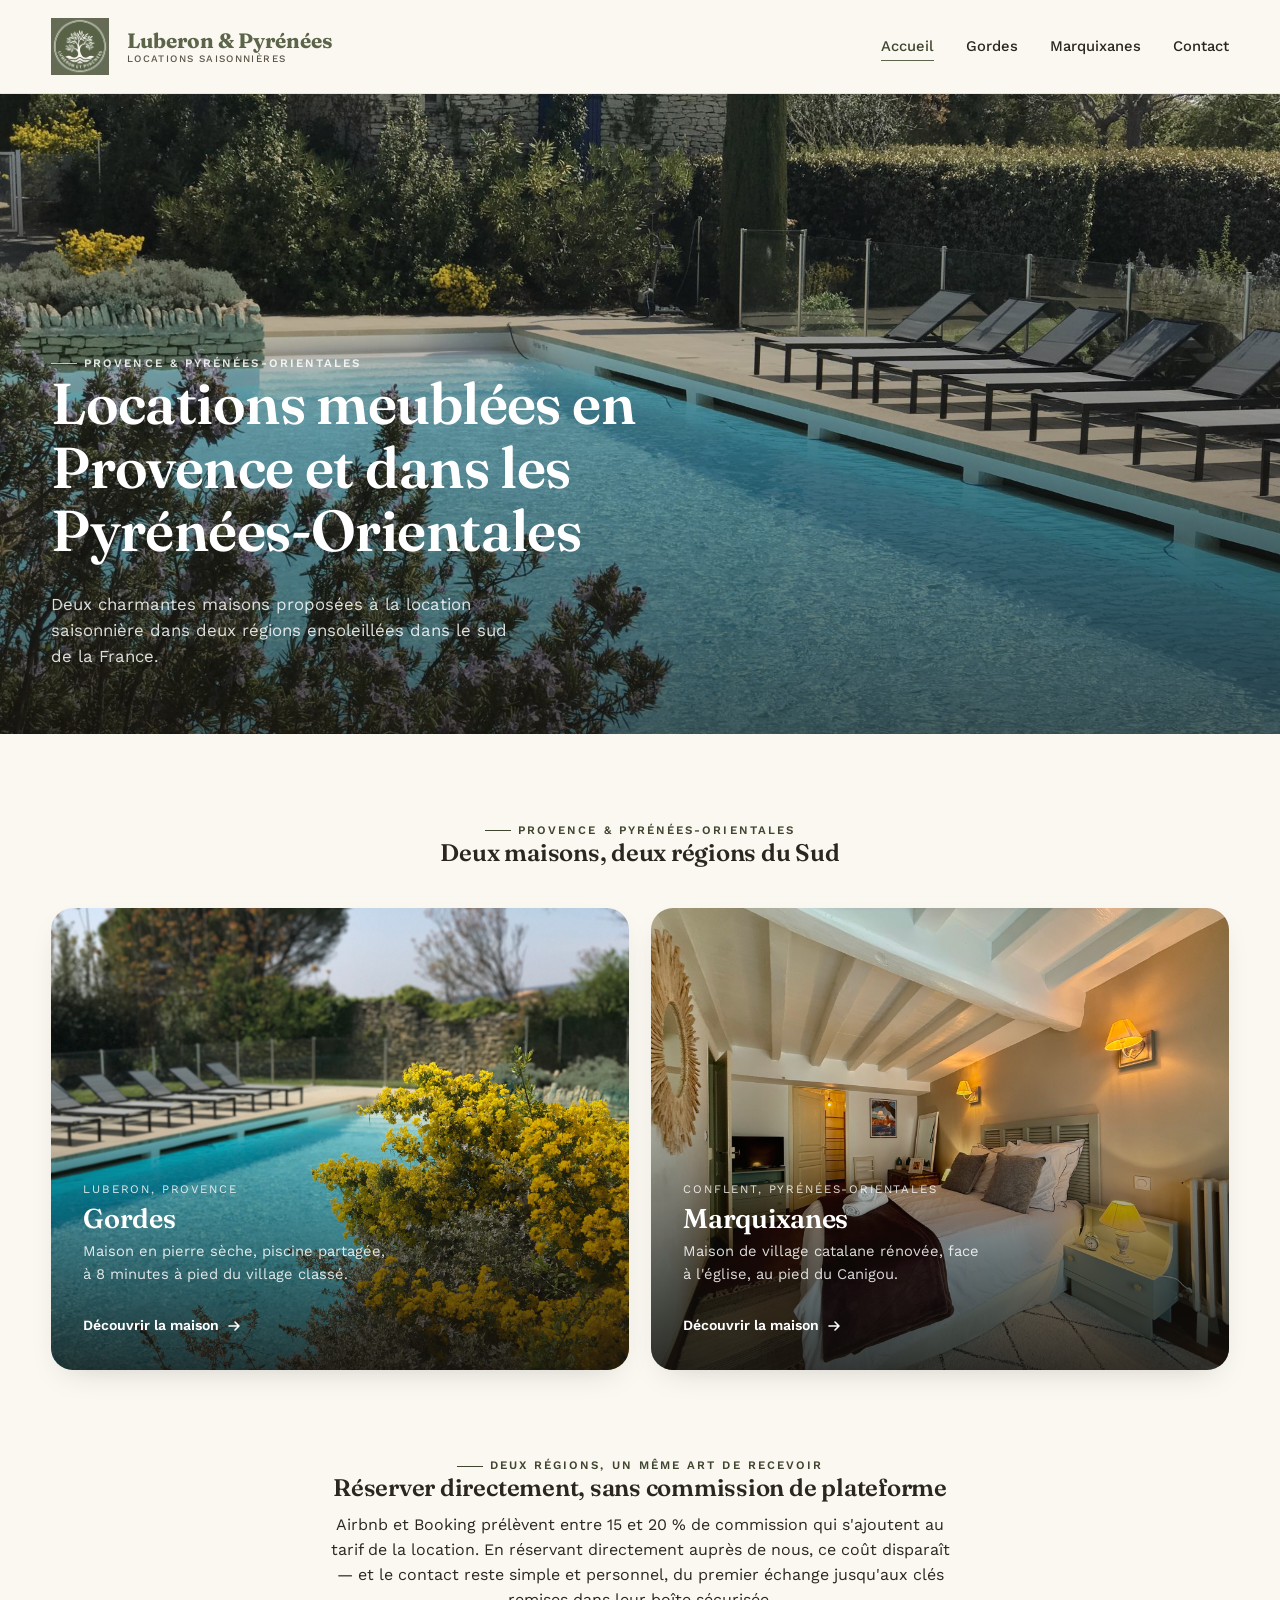
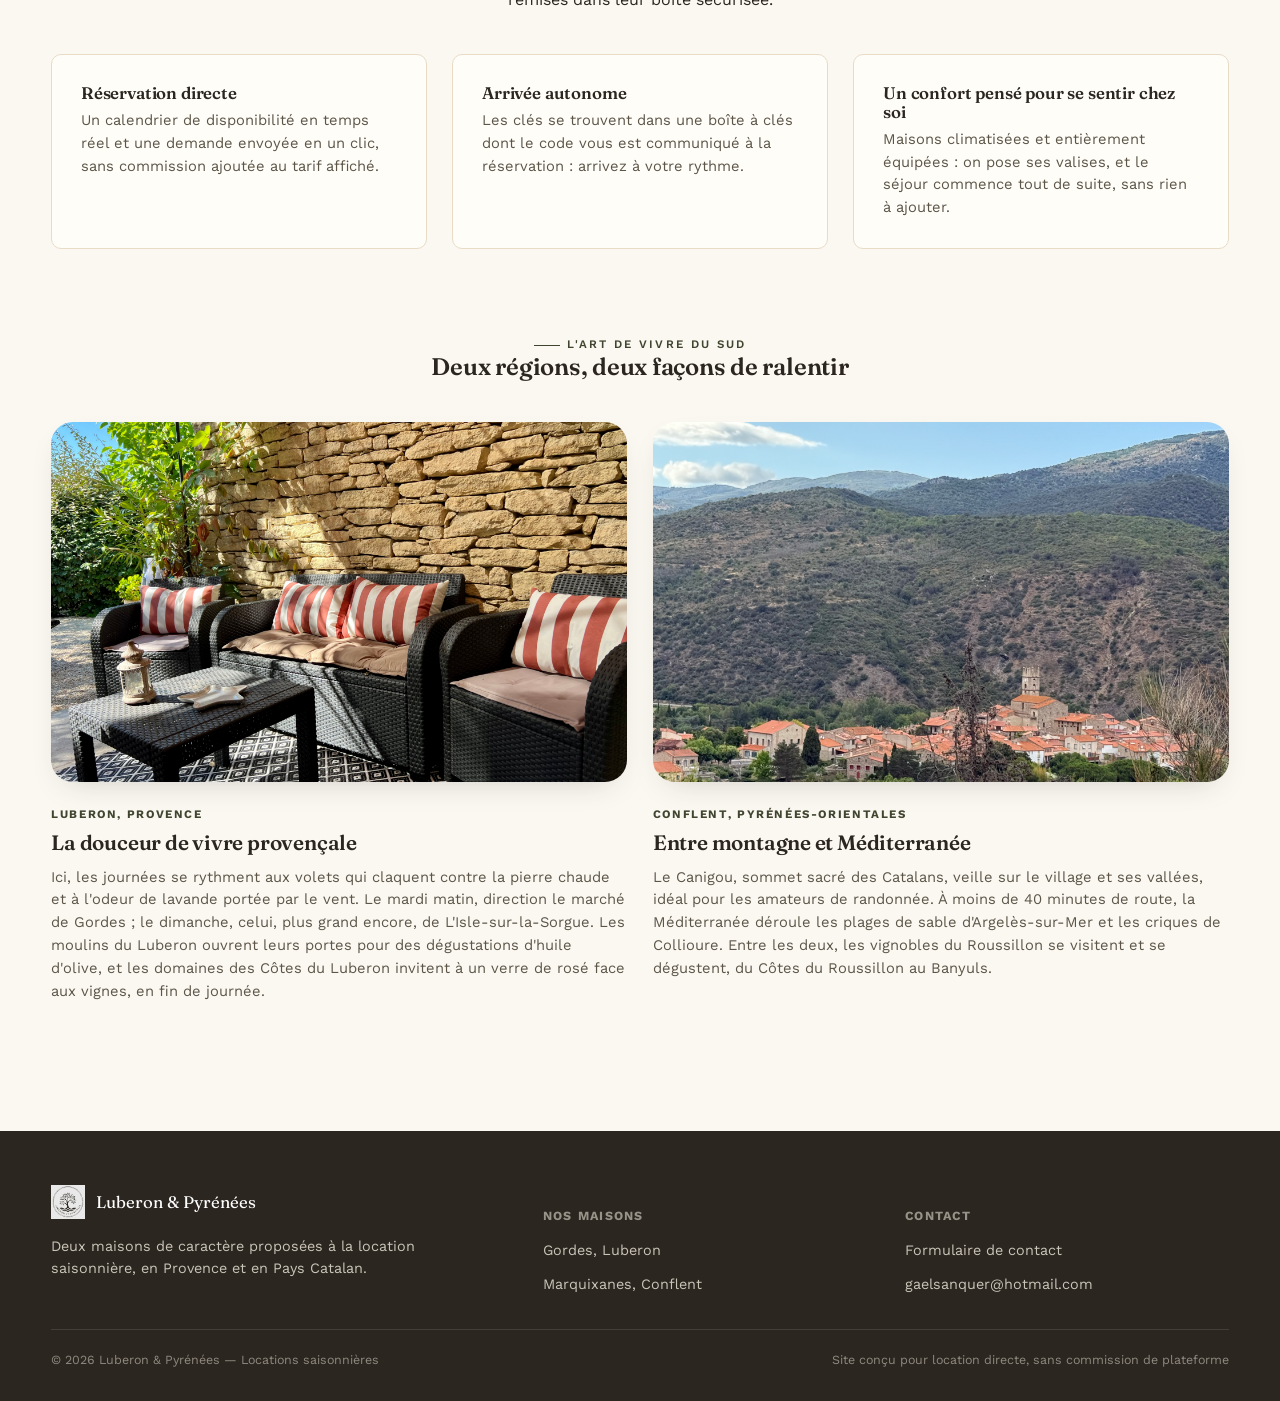
<file: index.html>
<!DOCTYPE html>
<html lang="fr">
<head>
<meta charset="UTF-8">
<meta name="viewport" content="width=device-width, initial-scale=1">
<title>Luberon & Pyrénées — Locations saisonnières à Gordes et Marquixanes</title>
<meta name="description" content="Deux maisons de caractère à louer directement auprès des propriétaires : une maison en pierre sèche avec piscine à Gordes, dans le Luberon, et une maison de village catalane à Marquixanes, au pied du Canigou.">
<link rel="canonical" href="https://luberon-et-pyrenees.fr/">
<meta property="og:type" content="website">
<meta property="og:locale" content="fr_FR">
<meta property="og:site_name" content="Luberon & Pyrénées">
<meta property="og:title" content="Luberon & Pyrénées — Locations saisonnières à Gordes et Marquixanes">
<meta property="og:description" content="Deux maisons de caractère à louer directement auprès des propriétaires : une maison en pierre sèche avec piscine à Gordes, dans le Luberon, et une maison de village catalane à Marquixanes, au pied du Canigou.">
<meta property="og:url" content="https://luberon-et-pyrenees.fr/">
<meta property="og:image" content="https://luberon-et-pyrenees.fr/images/gordes/img-4526.jpg">
<meta name="twitter:card" content="summary_large_image">
<meta name="twitter:title" content="Luberon & Pyrénées — Locations saisonnières à Gordes et Marquixanes">
<meta name="twitter:description" content="Deux maisons de caractère à louer directement auprès des propriétaires : une maison en pierre sèche avec piscine à Gordes, dans le Luberon, et une maison de village catalane à Marquixanes, au pied du Canigou.">
<meta name="twitter:image" content="https://luberon-et-pyrenees.fr/images/gordes/img-4526.jpg">
<link rel="preconnect" href="https://fonts.googleapis.com">
<link rel="preconnect" href="https://fonts.gstatic.com" crossorigin>
<link href="https://fonts.googleapis.com/css2?family=Fraunces:opsz,wght@9..144,500;9..144,600;9..144,700&family=Work+Sans:wght@400;500;600;700&display=swap" rel="stylesheet">
<link rel="icon" href="favicon.ico" sizes="any">
<link rel="icon" type="image/png" sizes="32x32" href="favicon/favicon-32x32.png">
<link rel="icon" type="image/png" sizes="16x16" href="favicon/favicon-16x16.png">
<link rel="apple-touch-icon" sizes="180x180" href="favicon/apple-touch-icon.png">
<link rel="manifest" href="site.webmanifest">
<link rel="stylesheet" href="css/style.css">
</head>
<body>

<header class="site-header">
  <div class="container">
    <a href="index.html" class="brand"><img src="images/site-logo.png" alt="Logo Luberon & Pyrénées"><span class="brand-text">Luberon &amp; Pyrénées<small>Locations saisonnières</small></span></a>
    <nav class="main-nav" aria-label="Navigation principale">
      <ul>
        <li><a href="index.html" aria-current="page">Accueil</a></li>
        <li><a href="gordes.html">Gordes</a></li>
        <li><a href="marquixanes.html">Marquixanes</a></li>
        <li><a href="contact.html">Contact</a></li>
      </ul>
    </nav>
    <button class="nav-toggle" aria-label="Ouvrir le menu" aria-expanded="false"><span></span><span></span><span></span></button>
  </div>
</header>

<main>
  <section class="house-hero">
    <img data-home-hero-img alt="">
    <div class="house-hero-content">
      <div class="container">
        <span class="eyebrow" data-home-hero-eyebrow></span>
        <h1 data-home-hero-title></h1>
        <p class="tag" data-home-hero-tag></p>
      </div>
    </div>
  </section>

  <section class="section" style="padding-bottom:0;">
    <div class="container">
      <div class="section-head center">
        <span class="eyebrow" data-home-diptych-eyebrow></span>
        <h2 data-home-diptych-title></h2>
      </div>
      <div class="diptych">
        <a class="house-card" href="gordes.html">
          <img data-home-card-img="gordes" alt="" loading="lazy">
          <div class="card-content">
            <span class="region" data-home-card-region="gordes"></span>
            <h3 data-home-card-title="gordes"></h3>
            <p data-home-card-text="gordes"></p>
            <span class="go">Découvrir la maison
              <svg viewBox="0 0 16 16" fill="none"><path d="M3 8h10M9 4l4 4-4 4" stroke="currentColor" stroke-width="1.6" stroke-linecap="round" stroke-linejoin="round"/></svg>
            </span>
          </div>
        </a>
        <a class="house-card" href="marquixanes.html">
          <img data-home-card-img="marquixanes" alt="" loading="lazy">
          <div class="card-content">
            <span class="region" data-home-card-region="marquixanes"></span>
            <h3 data-home-card-title="marquixanes"></h3>
            <p data-home-card-text="marquixanes"></p>
            <span class="go">Découvrir la maison
              <svg viewBox="0 0 16 16" fill="none"><path d="M3 8h10M9 4l4 4-4 4" stroke="currentColor" stroke-width="1.6" stroke-linecap="round" stroke-linejoin="round"/></svg>
            </span>
          </div>
        </a>
      </div>
    </div>
  </section>

  <section class="section">
    <div class="container intro-block">
      <span class="eyebrow" data-home-why-eyebrow></span>
      <h2 data-home-why-title></h2>
      <p data-home-why-text></p>
    </div>

    <div class="container">
      <div class="why-grid" data-home-why-cards></div>
    </div>
  </section>

  <section class="section" style="padding-top:0;">
    <div class="container">
      <div class="section-head center">
        <span class="eyebrow" data-home-art-eyebrow></span>
        <h2 data-home-art-title></h2>
      </div>
      <div class="region-grid" data-home-art-cards></div>
    </div>
  </section>
</main>

<footer class="site-footer">
  <div class="container">
    <div class="footer-grid">
      <div>
        <div class="footer-brand">
          <img src="images/site-logo.png" alt="Logo Luberon & Pyrénées">
          <span>Luberon &amp; Pyrénées</span>
        </div>
        <p>Deux maisons de caractère proposées à la location saisonnière, en Provence et en Pays Catalan.</p>
      </div>
      <div>
        <h5>Nos maisons</h5>
        <ul>
          <li><a href="gordes.html">Gordes, Luberon</a></li>
          <li><a href="marquixanes.html">Marquixanes, Conflent</a></li>
        </ul>
      </div>
      <div>
        <h5>Contact</h5>
        <ul>
          <li><a href="contact.html">Formulaire de contact</a></li>
          <li><a id="footer-email" href="#">contact@luberon-et-pyrenees.fr</a></li>
        </ul>
      </div>
    </div>
    <div class="footer-bottom">
      <span>&copy; <span id="year"></span> Luberon &amp; Pyrénées — Locations saisonnières</span>
      <span>Site conçu pour location directe, sans commission de plateforme</span>
    </div>
  </div>
</footer>

<script src="js/config.js"></script>
<script src="js/main.js"></script>
<script src="js/home-page.js"></script>
<script>
  document.getElementById("year").textContent = new Date().getFullYear();
  const footerEmail = document.getElementById("footer-email");
  footerEmail.textContent = SITE_CONFIG.contactEmail;
  footerEmail.href = "mailto:" + SITE_CONFIG.contactEmail;
</script>
</body>
</html>
</file>
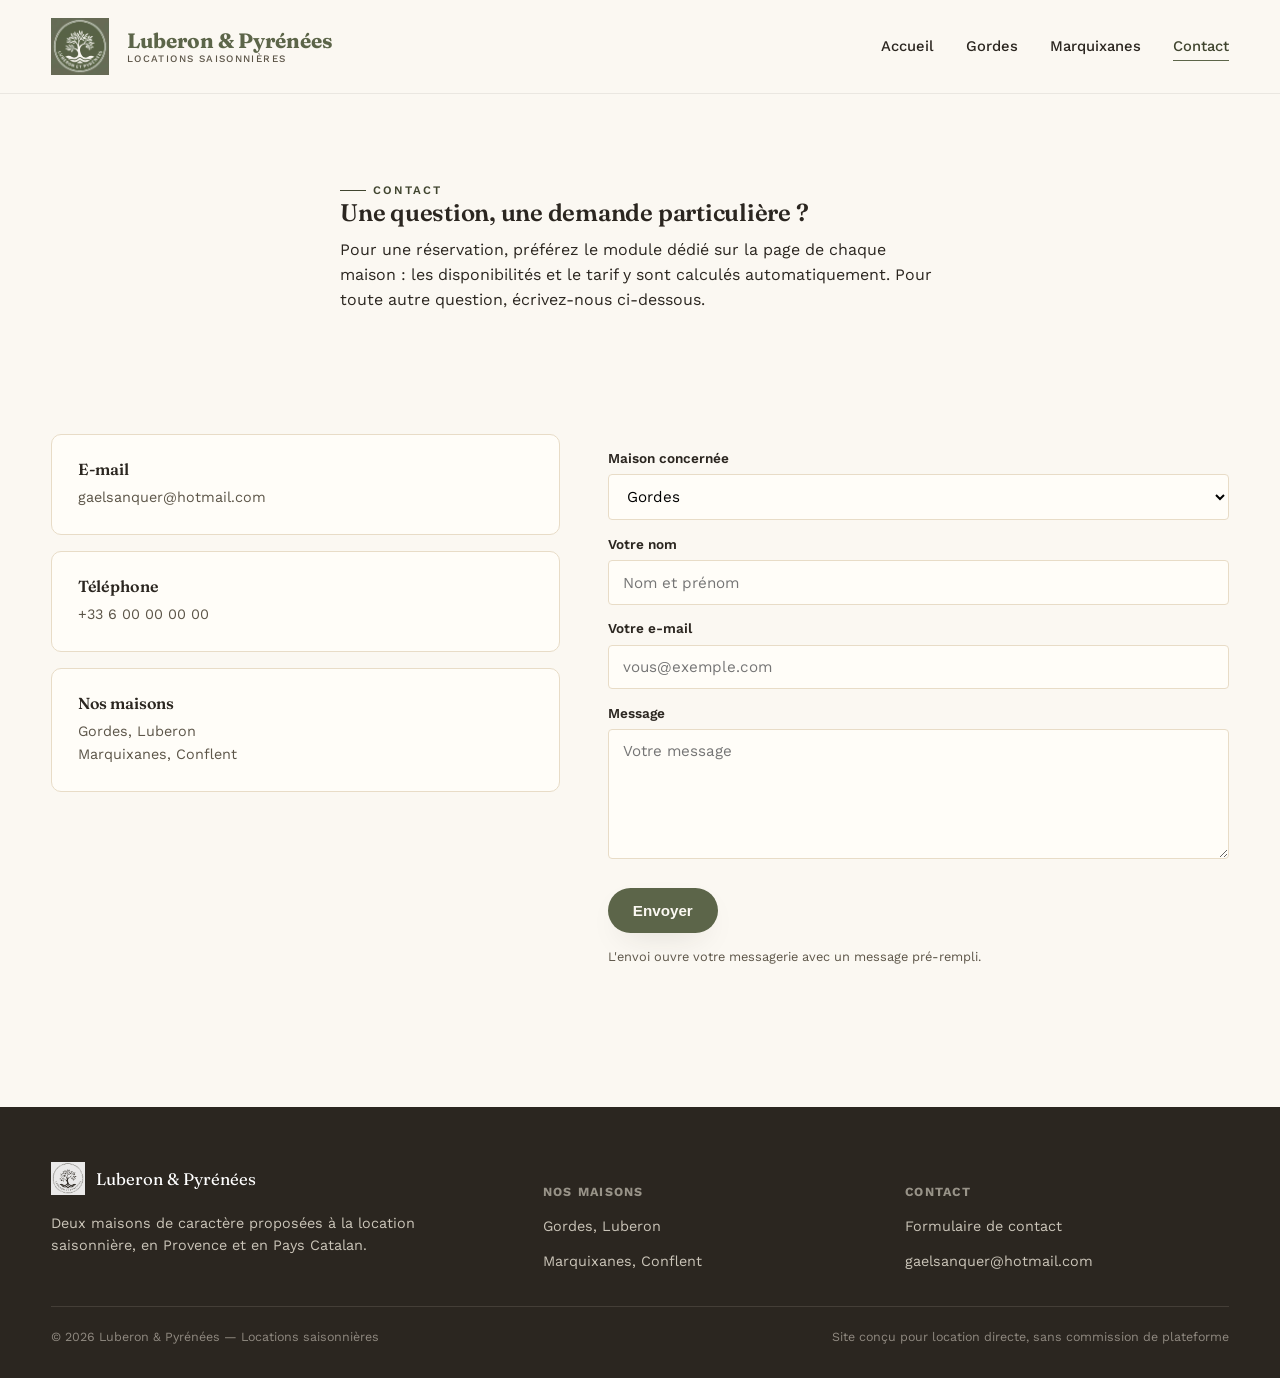
<file: contact.html>
<!DOCTYPE html>
<html lang="fr">
<head>
<meta charset="UTF-8">
<meta name="viewport" content="width=device-width, initial-scale=1">
<title>Contact — Luberon & Pyrénées</title>
<meta name="description" content="Contactez-nous pour toute question sur les maisons de Gordes ou de Marquixanes.">
<link rel="canonical" href="https://luberon-et-pyrenees.fr/contact.html">
<meta property="og:type" content="website">
<meta property="og:locale" content="fr_FR">
<meta property="og:site_name" content="Luberon & Pyrénées">
<meta property="og:title" content="Contact — Luberon & Pyrénées">
<meta property="og:description" content="Contactez-nous pour toute question sur les maisons de Gordes ou de Marquixanes.">
<meta property="og:url" content="https://luberon-et-pyrenees.fr/contact.html">
<meta property="og:image" content="https://luberon-et-pyrenees.fr/images/gordes/img-4526.jpg">
<meta name="twitter:card" content="summary_large_image">
<meta name="twitter:title" content="Contact — Luberon & Pyrénées">
<meta name="twitter:description" content="Contactez-nous pour toute question sur les maisons de Gordes ou de Marquixanes.">
<meta name="twitter:image" content="https://luberon-et-pyrenees.fr/images/gordes/img-4526.jpg">
<link rel="preconnect" href="https://fonts.googleapis.com">
<link rel="preconnect" href="https://fonts.gstatic.com" crossorigin>
<link href="https://fonts.googleapis.com/css2?family=Fraunces:opsz,wght@9..144,500;9..144,600;9..144,700&family=Work+Sans:wght@400;500;600;700&display=swap" rel="stylesheet">
<link rel="icon" href="favicon.ico" sizes="any">
<link rel="icon" type="image/png" sizes="32x32" href="favicon/favicon-32x32.png">
<link rel="icon" type="image/png" sizes="16x16" href="favicon/favicon-16x16.png">
<link rel="apple-touch-icon" sizes="180x180" href="favicon/apple-touch-icon.png">
<link rel="manifest" href="site.webmanifest">
<link rel="stylesheet" href="css/style.css">
</head>
<body>

<header class="site-header">
  <div class="container">
    <a href="index.html" class="brand"><img src="images/site-logo.png" alt="Logo Luberon & Pyrénées"><span class="brand-text">Luberon &amp; Pyrénées<small>Locations saisonnières</small></span></a>
    <nav class="main-nav" aria-label="Navigation principale">
      <ul>
        <li><a href="index.html">Accueil</a></li>
        <li><a href="gordes.html">Gordes</a></li>
        <li><a href="marquixanes.html">Marquixanes</a></li>
        <li><a href="contact.html" aria-current="page">Contact</a></li>
      </ul>
    </nav>
    <button class="nav-toggle" aria-label="Ouvrir le menu" aria-expanded="false"><span></span><span></span><span></span></button>
  </div>
</header>

<main>
  <section class="section" style="padding-bottom:0;">
    <div class="container section-head">
      <span class="eyebrow" data-contact-eyebrow></span>
      <h1 data-contact-title></h1>
      <p data-contact-text></p>
    </div>
  </section>

  <section class="section">
    <div class="container contact-grid">
      <div>
        <div class="access-card" style="margin-bottom:1rem;">
          <h4>E-mail</h4>
          <p><a id="contact-email-link" href="#">contact@luberon-et-pyrenees.fr</a></p>
        </div>
        <div class="access-card" style="margin-bottom:1rem;">
          <h4>Téléphone</h4>
          <p id="contact-phone">+33 6 00 00 00 00</p>
        </div>
        <div class="access-card">
          <h4>Nos maisons</h4>
          <p><a href="gordes.html">Gordes, Luberon</a><br><a href="marquixanes.html">Marquixanes, Conflent</a></p>
        </div>
      </div>

      <form class="contact-form" data-contact-form>
        <label for="c-house">Maison concernée</label>
        <select id="c-house" name="house">
          <option value="Gordes">Gordes</option>
          <option value="Marquixanes">Marquixanes</option>
          <option value="Les deux / autre question">Les deux / autre question</option>
        </select>
        <label for="c-name">Votre nom</label>
        <input id="c-name" name="name" type="text" placeholder="Nom et prénom" required>
        <label for="c-email">Votre e-mail</label>
        <input id="c-email" name="email" type="email" placeholder="vous@exemple.com" required>
        <label for="c-message">Message</label>
        <textarea id="c-message" name="message" placeholder="Votre message" required></textarea>
        <button type="submit" class="btn btn-primary" style="margin-top:1.4em;">Envoyer</button>
        <p class="form-note" style="color:var(--ink-600);">L'envoi ouvre votre messagerie avec un message pré-rempli.</p>
      </form>
    </div>
  </section>
</main>

<footer class="site-footer">
  <div class="container">
    <div class="footer-grid">
      <div>
        <div class="footer-brand">
          <img src="images/site-logo.png" alt="Logo Luberon & Pyrénées">
          <span>Luberon &amp; Pyrénées</span>
        </div>
        <p>Deux maisons de caractère proposées à la location saisonnière, en Provence et en Pays Catalan.</p>
      </div>
      <div>
        <h5>Nos maisons</h5>
        <ul>
          <li><a href="gordes.html">Gordes, Luberon</a></li>
          <li><a href="marquixanes.html">Marquixanes, Conflent</a></li>
        </ul>
      </div>
      <div>
        <h5>Contact</h5>
        <ul>
          <li><a href="contact.html">Formulaire de contact</a></li>
          <li><a id="footer-email" href="#">contact@luberon-et-pyrenees.fr</a></li>
        </ul>
      </div>
    </div>
    <div class="footer-bottom">
      <span>&copy; <span id="year"></span> Luberon &amp; Pyrénées — Locations saisonnières</span>
      <span>Site conçu pour location directe, sans commission de plateforme</span>
    </div>
  </div>
</footer>

<script src="js/config.js"></script>
<script src="js/main.js"></script>
<script>
  document.getElementById("year").textContent = new Date().getFullYear();
  ["footer-email"].forEach(id => {
    const el = document.getElementById(id);
    el.textContent = SITE_CONFIG.contactEmail;
    el.href = "mailto:" + SITE_CONFIG.contactEmail;
  });
  const emailLink = document.getElementById("contact-email-link");
  emailLink.textContent = SITE_CONFIG.contactEmail;
  emailLink.href = "mailto:" + SITE_CONFIG.contactEmail;
  document.getElementById("contact-phone").textContent = SITE_CONFIG.contactPhone;

  document.querySelector("[data-contact-form]").addEventListener("submit", function (e) {
    e.preventDefault();
    const data = new FormData(this);
    const subject = `Contact site — ${data.get("house")} — ${data.get("name")}`;
    const body = `Maison : ${data.get("house")}\nNom : ${data.get("name")}\nE-mail : ${data.get("email")}\n\nMessage :\n${data.get("message")}`;
    window.location.href = `mailto:${SITE_CONFIG.contactEmail}?subject=${encodeURIComponent(subject)}&body=${encodeURIComponent(body)}`;
  });

  fetch("data/contact.json", { cache: "no-store" })
    .then(res => res.json())
    .then(contact => {
      document.querySelector("[data-contact-eyebrow]").textContent = contact.eyebrow;
      document.querySelector("[data-contact-title]").textContent = contact.title;
      document.querySelector("[data-contact-text]").textContent = contact.text;
    })
    .catch(err => console.error("Impossible de charger le contenu de la page contact :", err));
</script>
</body>
</html>
</file>
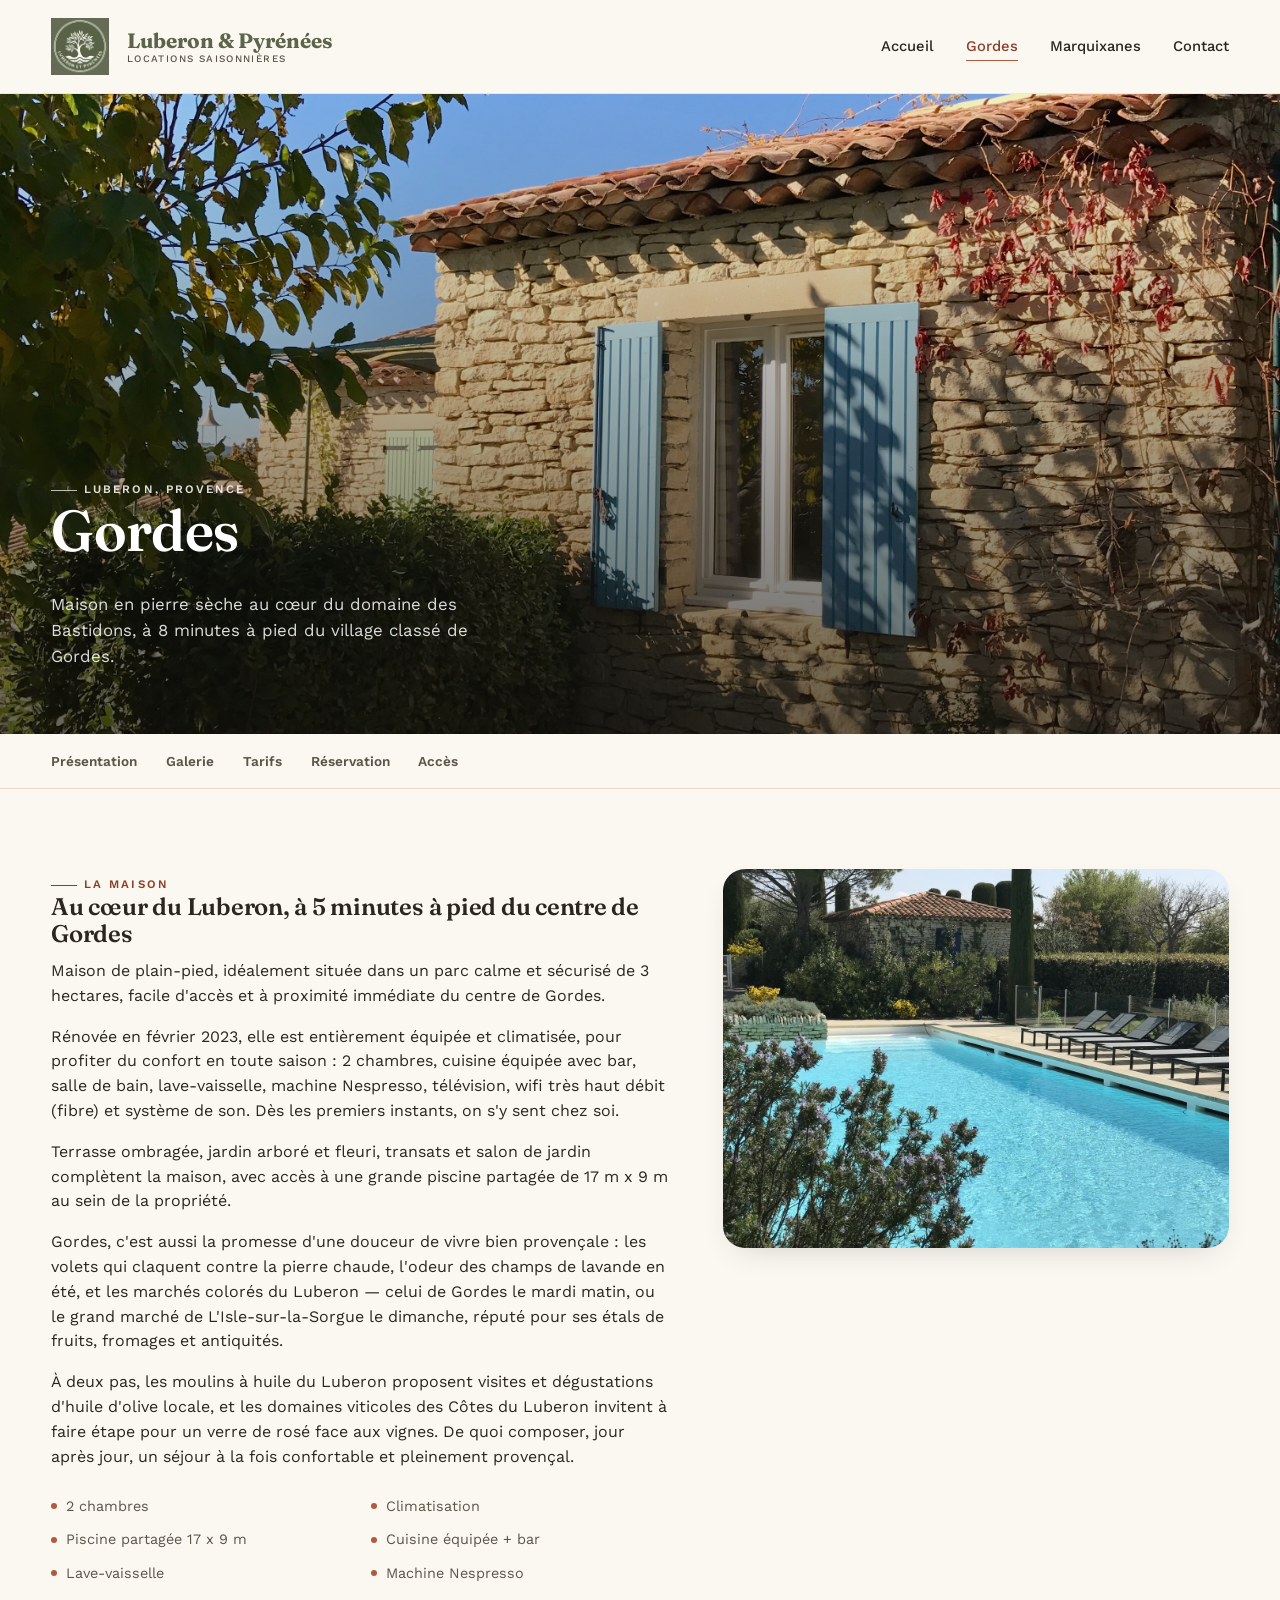
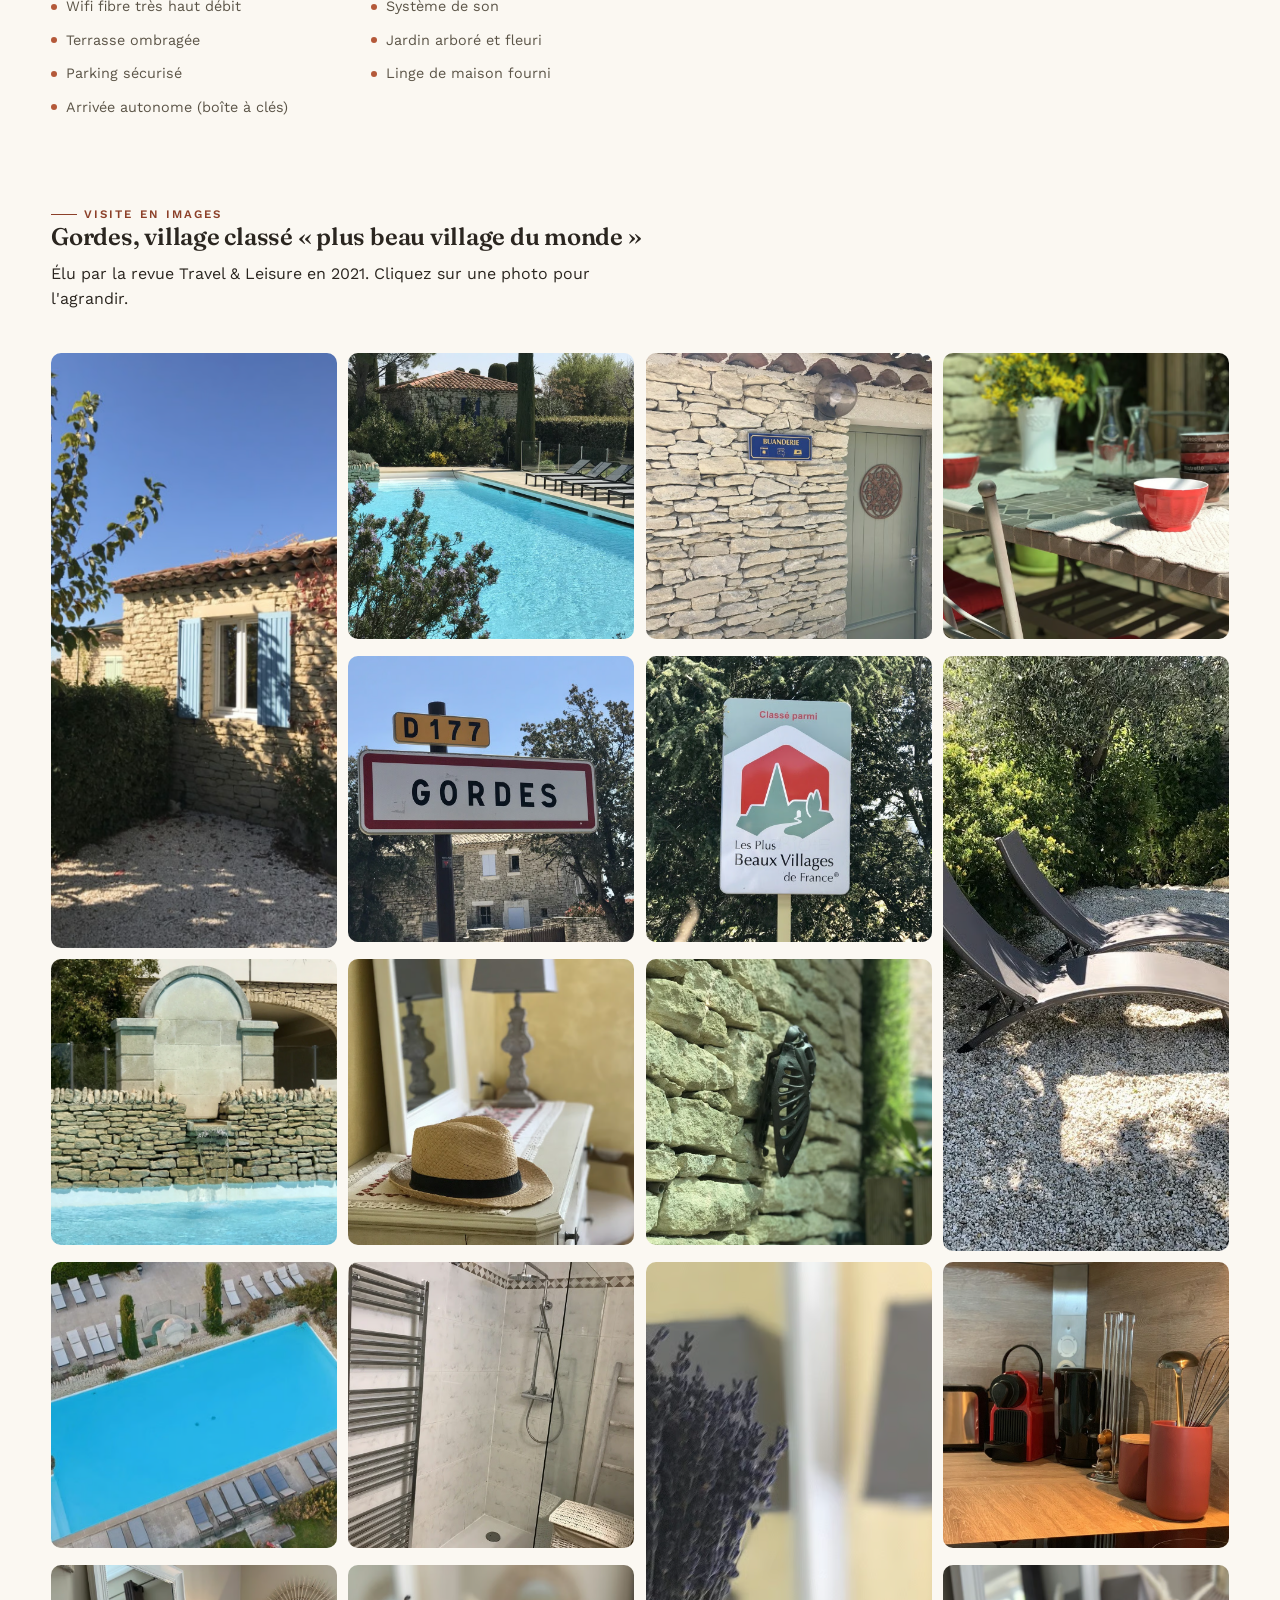
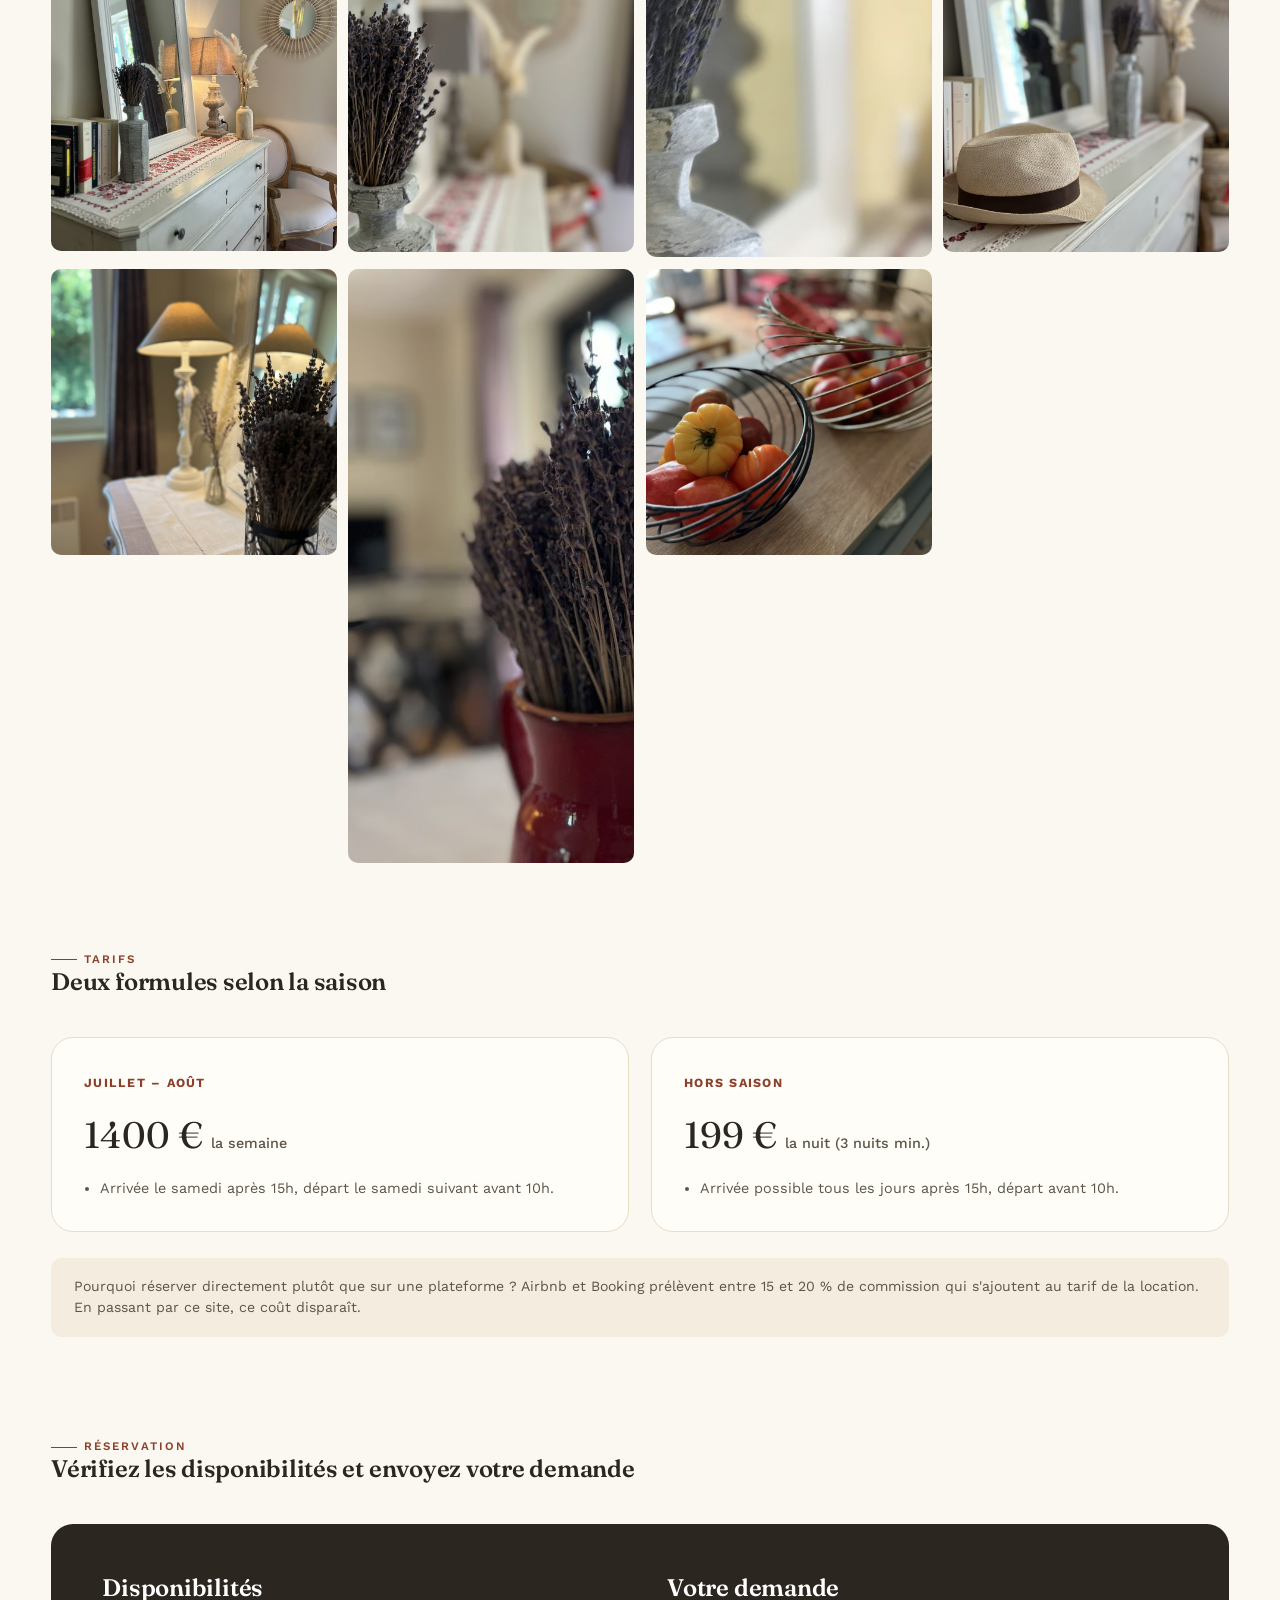
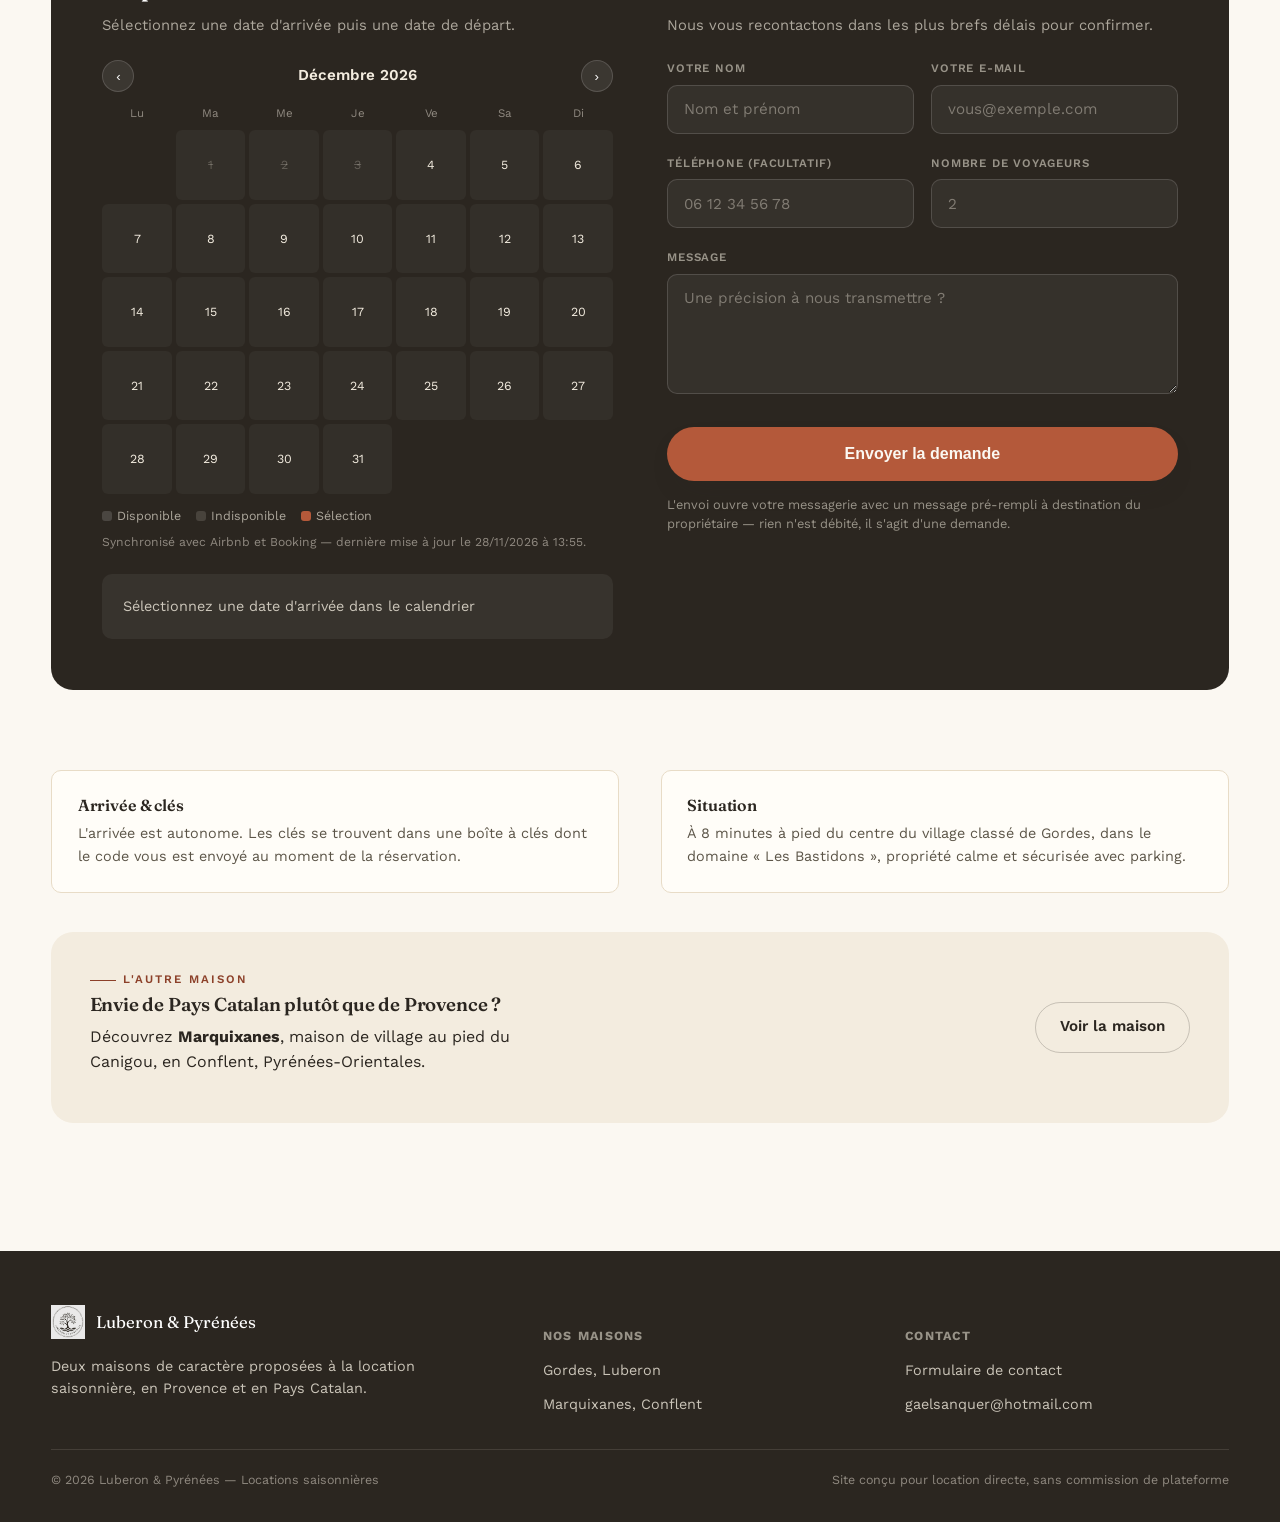
<file: gordes.html>
<!DOCTYPE html>
<html lang="fr">
<head>
<meta charset="UTF-8">
<meta name="viewport" content="width=device-width, initial-scale=1">
<title>Gordes — Luberon & Pyrénées</title>
<meta name="description" content="Maison en pierre sèche avec piscine partagée, à 8 minutes à pied du village classé de Gordes, dans le Luberon.">
<link rel="canonical" href="https://luberon-et-pyrenees.fr/gordes.html">
<meta property="og:type" content="website">
<meta property="og:locale" content="fr_FR">
<meta property="og:site_name" content="Luberon & Pyrénées">
<meta property="og:title" content="Gordes — Luberon & Pyrénées">
<meta property="og:description" content="Maison en pierre sèche avec piscine partagée, à 8 minutes à pied du village classé de Gordes, dans le Luberon.">
<meta property="og:url" content="https://luberon-et-pyrenees.fr/gordes.html">
<meta property="og:image" content="https://luberon-et-pyrenees.fr/images/gordes/img-4526.jpg">
<meta name="twitter:card" content="summary_large_image">
<meta name="twitter:title" content="Gordes — Luberon & Pyrénées">
<meta name="twitter:description" content="Maison en pierre sèche avec piscine partagée, à 8 minutes à pied du village classé de Gordes, dans le Luberon.">
<meta name="twitter:image" content="https://luberon-et-pyrenees.fr/images/gordes/img-4526.jpg">
<link rel="preconnect" href="https://fonts.googleapis.com">
<link rel="preconnect" href="https://fonts.gstatic.com" crossorigin>
<link href="https://fonts.googleapis.com/css2?family=Fraunces:opsz,wght@9..144,500;9..144,600;9..144,700&family=Work+Sans:wght@400;500;600;700&display=swap" rel="stylesheet">
<link rel="icon" href="favicon.ico" sizes="any">
<link rel="icon" type="image/png" sizes="32x32" href="favicon/favicon-32x32.png">
<link rel="icon" type="image/png" sizes="16x16" href="favicon/favicon-16x16.png">
<link rel="apple-touch-icon" sizes="180x180" href="favicon/apple-touch-icon.png">
<link rel="manifest" href="site.webmanifest">
<link rel="stylesheet" href="css/style.css">
<script type="application/ld+json">
{
  "@context": "https://schema.org",
  "@type": "LodgingBusiness",
  "name": "Gordes — Luberon & Pyrénées",
  "description": "Maison en pierre sèche avec piscine partagée, à 8 minutes à pied du village classé de Gordes, dans le Luberon.",
  "url": "https://luberon-et-pyrenees.fr/gordes.html",
  "image": "https://luberon-et-pyrenees.fr/images/gordes/img-4526.jpg",
  "address": {
    "@type": "PostalAddress",
    "addressLocality": "Gordes",
    "addressRegion": "Vaucluse, Luberon",
    "addressCountry": "FR"
  },
  "amenityFeature": [
    { "@type": "LocationFeatureSpecification", "name": "Piscine partagée" },
    { "@type": "LocationFeatureSpecification", "name": "Climatisation" },
    { "@type": "LocationFeatureSpecification", "name": "Wifi fibre" }
  ],
  "priceRange": "199€ - 1400€"
}
</script>
</head>
<body data-theme="gordes">

<header class="site-header">
  <div class="container">
    <a href="index.html" class="brand"><img src="images/site-logo.png" alt="Logo Luberon & Pyrénées"><span class="brand-text">Luberon &amp; Pyrénées<small>Locations saisonnières</small></span></a>
    <nav class="main-nav" aria-label="Navigation principale">
      <ul>
        <li><a href="index.html">Accueil</a></li>
        <li><a href="gordes.html" aria-current="page">Gordes</a></li>
        <li><a href="marquixanes.html">Marquixanes</a></li>
        <li><a href="contact.html">Contact</a></li>
      </ul>
    </nav>
    <button class="nav-toggle" aria-label="Ouvrir le menu" aria-expanded="false"><span></span><span></span><span></span></button>
  </div>
</header>

<main>
  <section class="house-hero">
    <img data-house-hero-img src="images/gordes/img-4526.jpg" alt="Gordes">
    <div class="house-hero-content">
      <div class="container">
        <span class="eyebrow" data-house-region>Luberon, Provence</span>
        <h1 data-house-name>Gordes</h1>
        <p class="tag" data-house-tagline>Maison en pierre sèche au cœur du domaine des Bastidons.</p>
      </div>
    </div>
  </section>

  <nav class="subnav" aria-label="Sections de la page">
    <div class="container">
      <ul>
        <li><a href="#presentation">Présentation</a></li>
        <li><a href="#galerie">Galerie</a></li>
        <li><a href="#tarifs">Tarifs</a></li>
        <li><a href="#reservation">Réservation</a></li>
        <li><a href="#acces">Accès</a></li>
      </ul>
    </div>
  </nav>

  <section class="section" id="presentation">
    <div class="container">
      <div class="presentation">
        <div>
          <span class="eyebrow">La maison</span>
          <h2>Au cœur du Luberon, à 5 minutes à pied du centre de Gordes</h2>
          <div data-house-description></div>
          <ul class="amenities" data-house-amenities></ul>
        </div>
        <div class="figure">
          <img data-figure-img src="images/gordes/img-4526-grande.jpeg" alt="Piscine de la maison de Gordes" loading="lazy">
        </div>
      </div>
    </div>
  </section>

  <section class="section" id="galerie" style="padding-top:0;">
    <div class="container">
      <div class="section-head">
        <span class="eyebrow">Visite en images</span>
        <h2>Gordes, village classé « plus beau village du monde »</h2>
        <p>Élu par la revue Travel &amp; Leisure en 2021. Cliquez sur une photo pour l'agrandir.</p>
      </div>
      <div class="gallery" data-gallery="gordes"></div>
    </div>
  </section>

  <section class="section" id="tarifs" style="padding-top:0;">
    <div class="container">
      <div class="section-head">
        <span class="eyebrow">Tarifs</span>
        <h2>Deux formules selon la saison</h2>
      </div>
      <div class="pricing">
        <div class="price-card">
          <span class="period" data-price-high-label>Juillet – Août</span>
          <div class="amount" data-price-high-amount>1400 € <span>la semaine</span></div>
          <ul>
            <li data-price-high-detail>Arrivée le samedi après 15h, départ le samedi suivant avant 10h.</li>
          </ul>
        </div>
        <div class="price-card">
          <span class="period" data-price-low-label>Hors saison</span>
          <div class="amount" data-price-low-amount>199 € <span>la nuit (3 nuits min.)</span></div>
          <ul>
            <li data-price-low-detail>Arrivée possible tous les jours après 15h, départ avant 10h.</li>
          </ul>
        </div>
      </div>
      <p class="price-note">Pourquoi réserver directement plutôt que sur une plateforme ? Airbnb et Booking prélèvent entre 15 et 20 % de commission qui s'ajoutent au tarif de la location. En passant par ce site, ce coût disparaît.</p>
    </div>
  </section>

  <section class="section" id="reservation" style="padding-top:0;">
    <div class="container">
      <div class="section-head">
        <span class="eyebrow">Réservation</span>
        <h2>Vérifiez les disponibilités et envoyez votre demande</h2>
      </div>

      <div class="booking" data-booking="gordes">
        <div>
          <h3 class="col-title">Disponibilités</h3>
          <p class="col-sub">Sélectionnez une date d'arrivée puis une date de départ.</p>

          <div class="calendar-nav">
            <button type="button" data-cal-prev aria-label="Mois précédent">&#8249;</button>
            <span class="label" data-cal-label></span>
            <button type="button" data-cal-next aria-label="Mois suivant">&#8250;</button>
          </div>
          <div class="calendar-grid" data-cal-grid></div>
          <div class="legend">
            <span><i class="i-avail"></i> Disponible</span>
            <span><i class="i-unavail"></i> Indisponible</span>
            <span><i class="i-sel"></i> Sélection</span>
          </div>
          <p class="sync-info" data-sync-info></p>
          <div class="booking-summary" data-summary></div>
        </div>

        <div>
          <h3 class="col-title">Votre demande</h3>
          <p class="col-sub">Nous vous recontactons dans les plus brefs délais pour confirmer.</p>
          <form data-booking-form>
            <input type="hidden" name="checkin">
            <input type="hidden" name="checkout">
            <input type="hidden" name="estimate">
            <div class="form-grid">
              <div class="form-group">
                <label for="g-name">Votre nom</label>
                <input id="g-name" name="name" type="text" placeholder="Nom et prénom" required>
              </div>
              <div class="form-group">
                <label for="g-email">Votre e-mail</label>
                <input id="g-email" name="email" type="email" placeholder="vous@exemple.com" required>
              </div>
              <div class="form-group">
                <label for="g-phone">Téléphone (facultatif)</label>
                <input id="g-phone" name="phone" type="tel" placeholder="06 12 34 56 78">
              </div>
              <div class="form-group">
                <label for="g-guests">Nombre de voyageurs</label>
                <input id="g-guests" name="guests" type="number" min="1" max="6" placeholder="2">
              </div>
              <div class="form-group full">
                <label for="g-message">Message</label>
                <textarea id="g-message" name="message" placeholder="Une précision à nous transmettre ?"></textarea>
              </div>
            </div>
            <button type="submit" class="btn btn-primary">Envoyer la demande</button>
            <p class="form-note">L'envoi ouvre votre messagerie avec un message pré-rempli à destination du propriétaire — rien n'est débité, il s'agit d'une demande.</p>
            <div class="form-feedback" data-form-feedback></div>
          </form>
        </div>
      </div>
    </div>
  </section>

  <section class="section" id="acces" style="padding-top:0;">
    <div class="container">
      <div class="access">
        <div class="access-card">
          <h4>Arrivée &amp; clés</h4>
          <p>L'arrivée est autonome. Les clés se trouvent dans une boîte à clés dont le code vous est envoyé au moment de la réservation.</p>
        </div>
        <div class="access-card">
          <h4>Situation</h4>
          <p>À 8 minutes à pied du centre du village classé de Gordes, dans le domaine « Les Bastidons », propriété calme et sécurisée avec parking.</p>
        </div>
      </div>

      <div class="other-house" style="margin-top:2.4rem;">
        <div class="txt">
          <span class="eyebrow">L'autre maison</span>
          <h3>Envie de Pays Catalan plutôt que de Provence ?</h3>
          <p>Découvrez <strong data-other-name>Marquixanes</strong>, maison de village au pied du Canigou, en <span data-other-region>Pyrénées-Orientales</span>.</p>
        </div>
        <a class="btn btn-ghost" data-other-link href="marquixanes.html">Voir la maison</a>
      </div>
    </div>
  </section>
</main>

<footer class="site-footer">
  <div class="container">
    <div class="footer-grid">
      <div>
        <div class="footer-brand">
          <img src="images/site-logo.png" alt="Logo Luberon & Pyrénées">
          <span>Luberon &amp; Pyrénées</span>
        </div>
        <p>Deux maisons de caractère proposées à la location saisonnière, en Provence et en Pays Catalan.</p>
      </div>
      <div>
        <h5>Nos maisons</h5>
        <ul>
          <li><a href="gordes.html">Gordes, Luberon</a></li>
          <li><a href="marquixanes.html">Marquixanes, Conflent</a></li>
        </ul>
      </div>
      <div>
        <h5>Contact</h5>
        <ul>
          <li><a href="contact.html">Formulaire de contact</a></li>
          <li><a id="footer-email" href="#">contact@luberon-et-pyrenees.fr</a></li>
        </ul>
      </div>
    </div>
    <div class="footer-bottom">
      <span>&copy; <span id="year"></span> Luberon &amp; Pyrénées — Locations saisonnières</span>
      <span>Site conçu pour location directe, sans commission de plateforme</span>
    </div>
  </div>
</footer>

<script src="js/config.js"></script>
<script src="js/main.js"></script>
<script src="js/house-page.js"></script>
<script src="js/booking.js"></script>
<script>
  renderHousePage("gordes");
  document.getElementById("year").textContent = new Date().getFullYear();
  const footerEmail = document.getElementById("footer-email");
  footerEmail.textContent = SITE_CONFIG.contactEmail;
  footerEmail.href = "mailto:" + SITE_CONFIG.contactEmail;
</script>
</body>
</html>
</file>
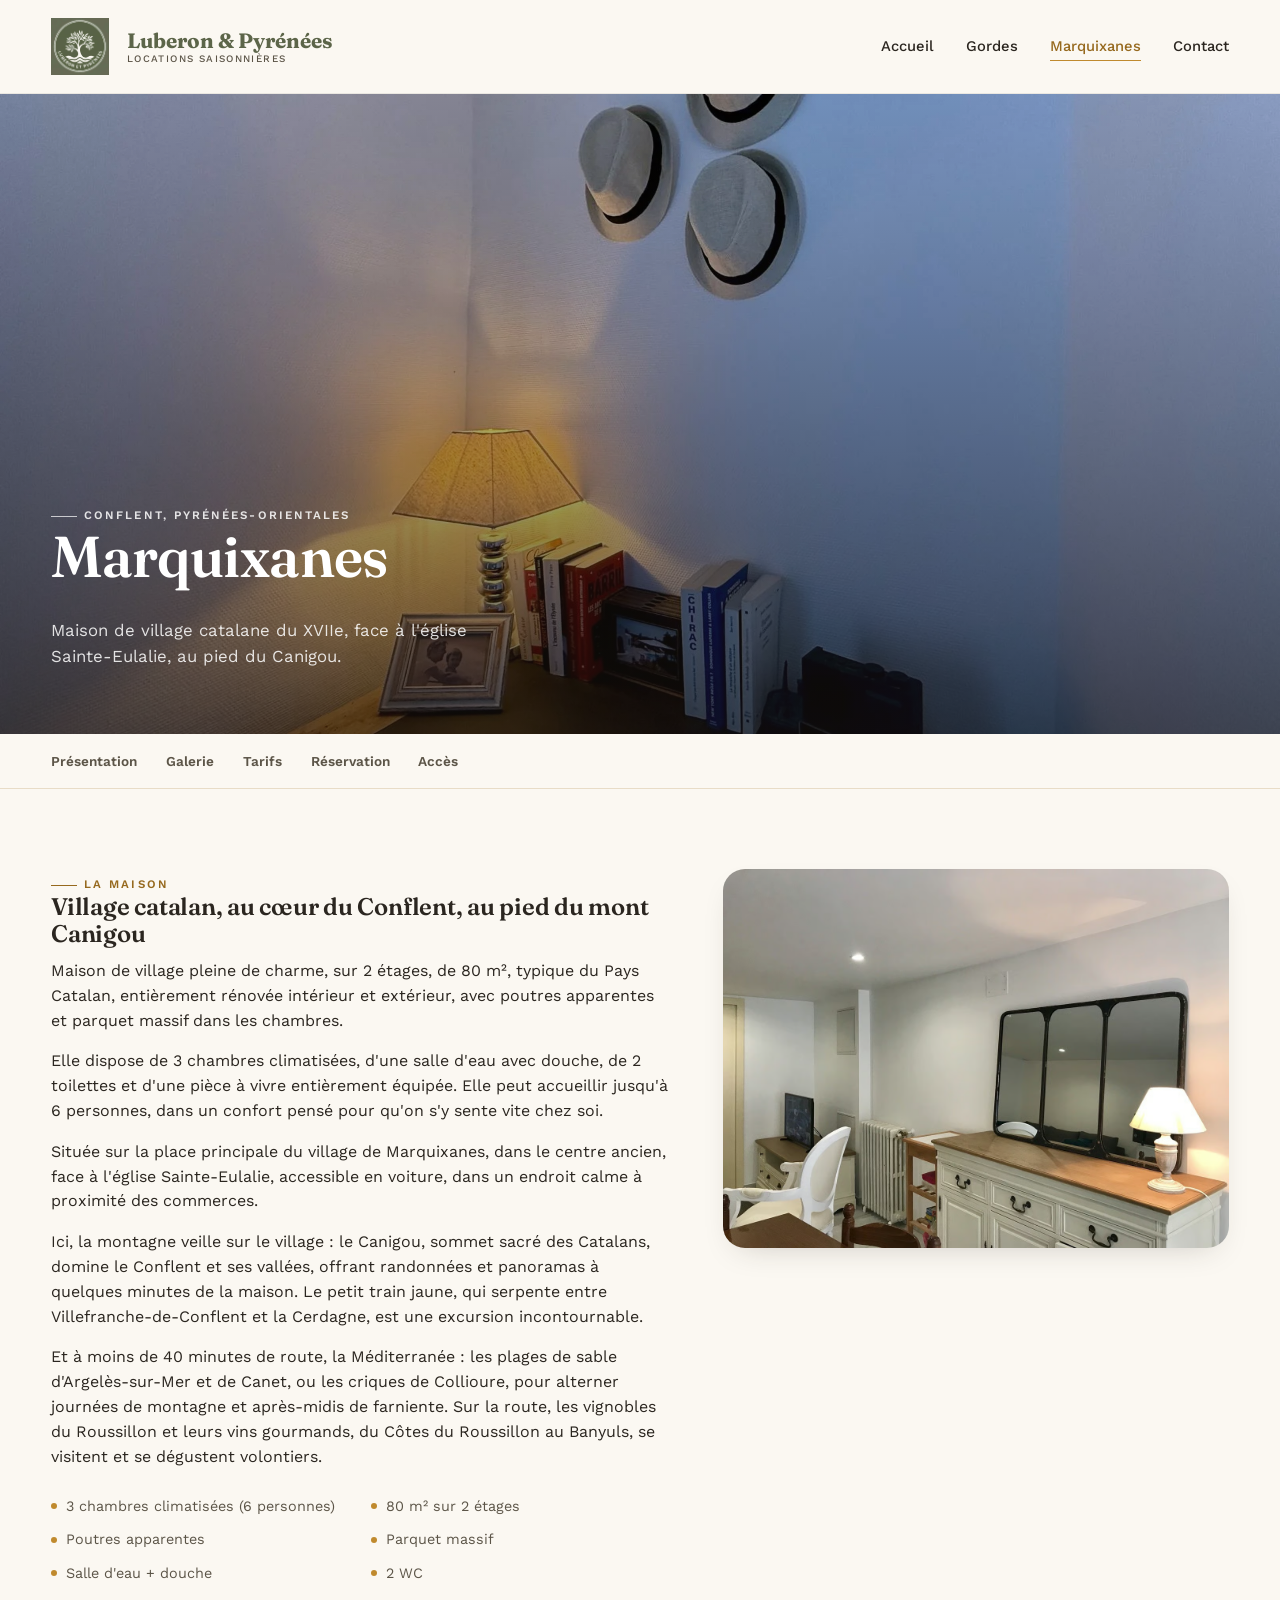
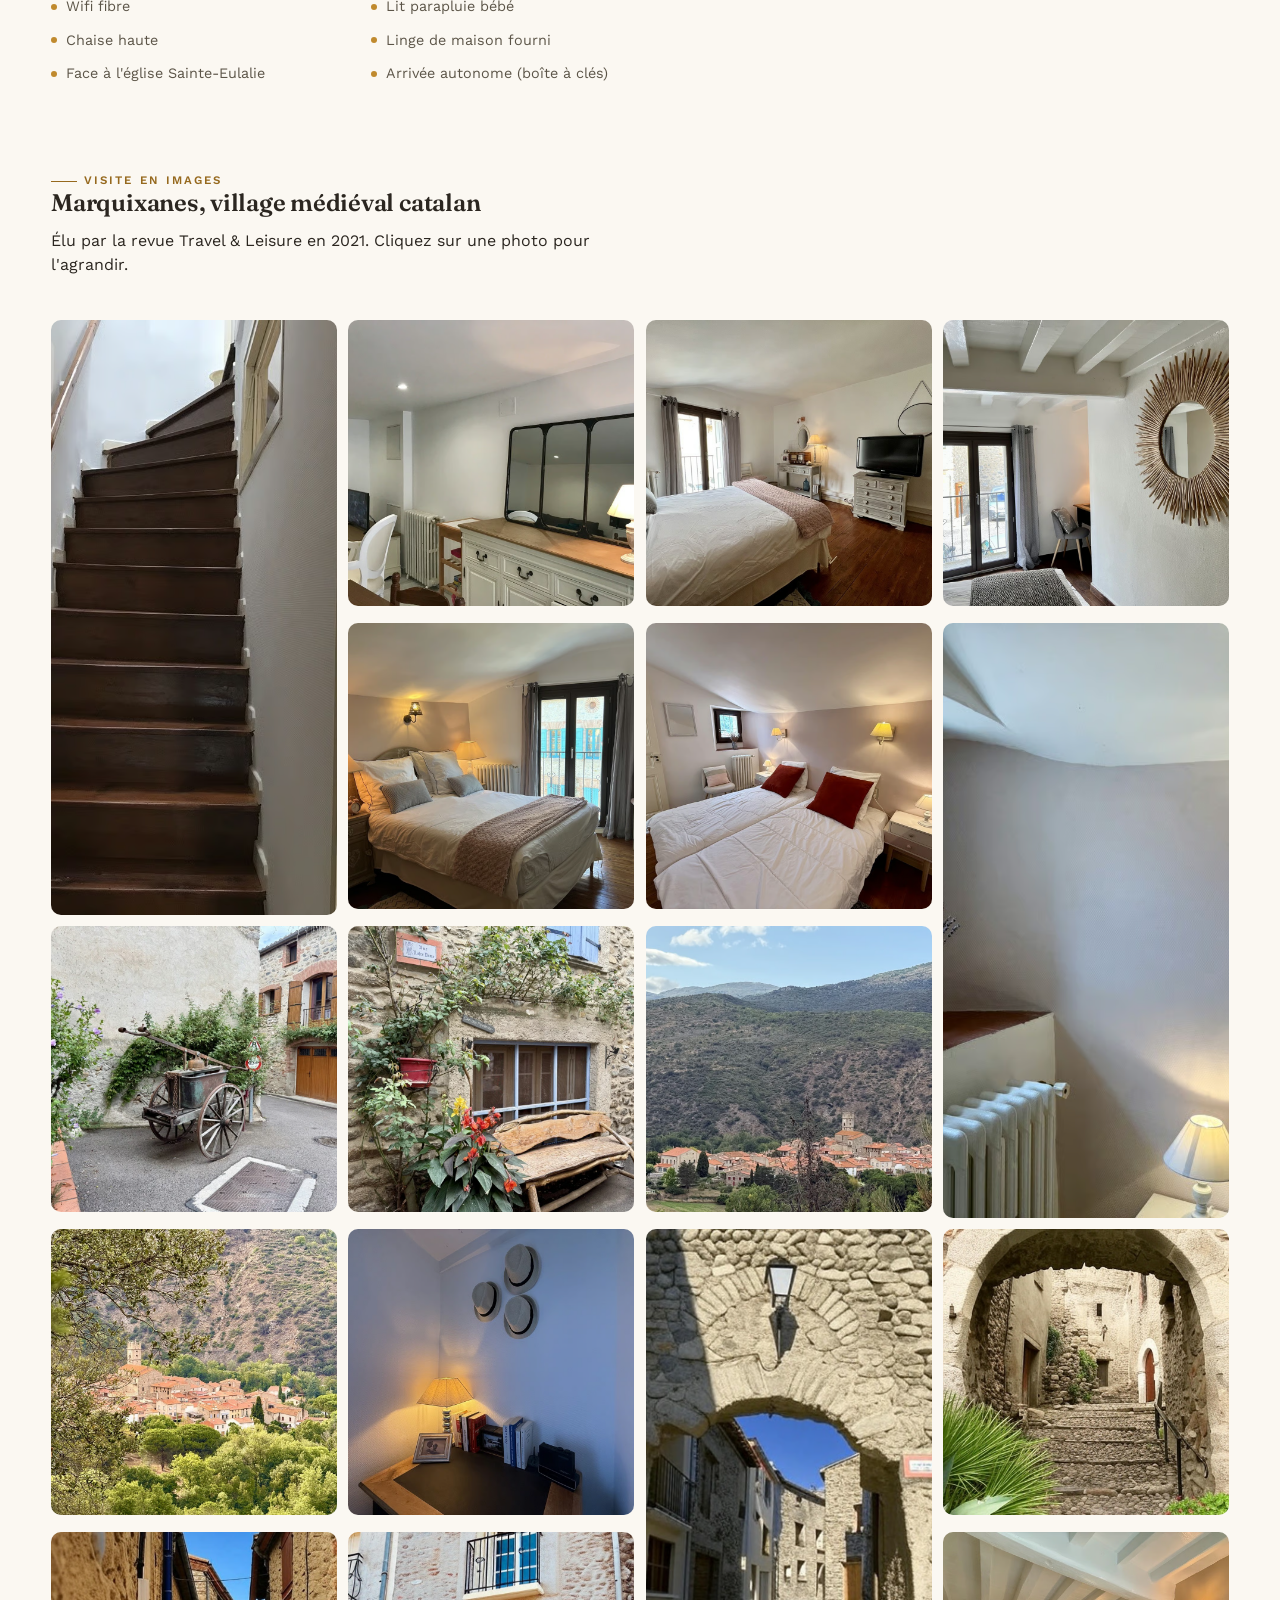
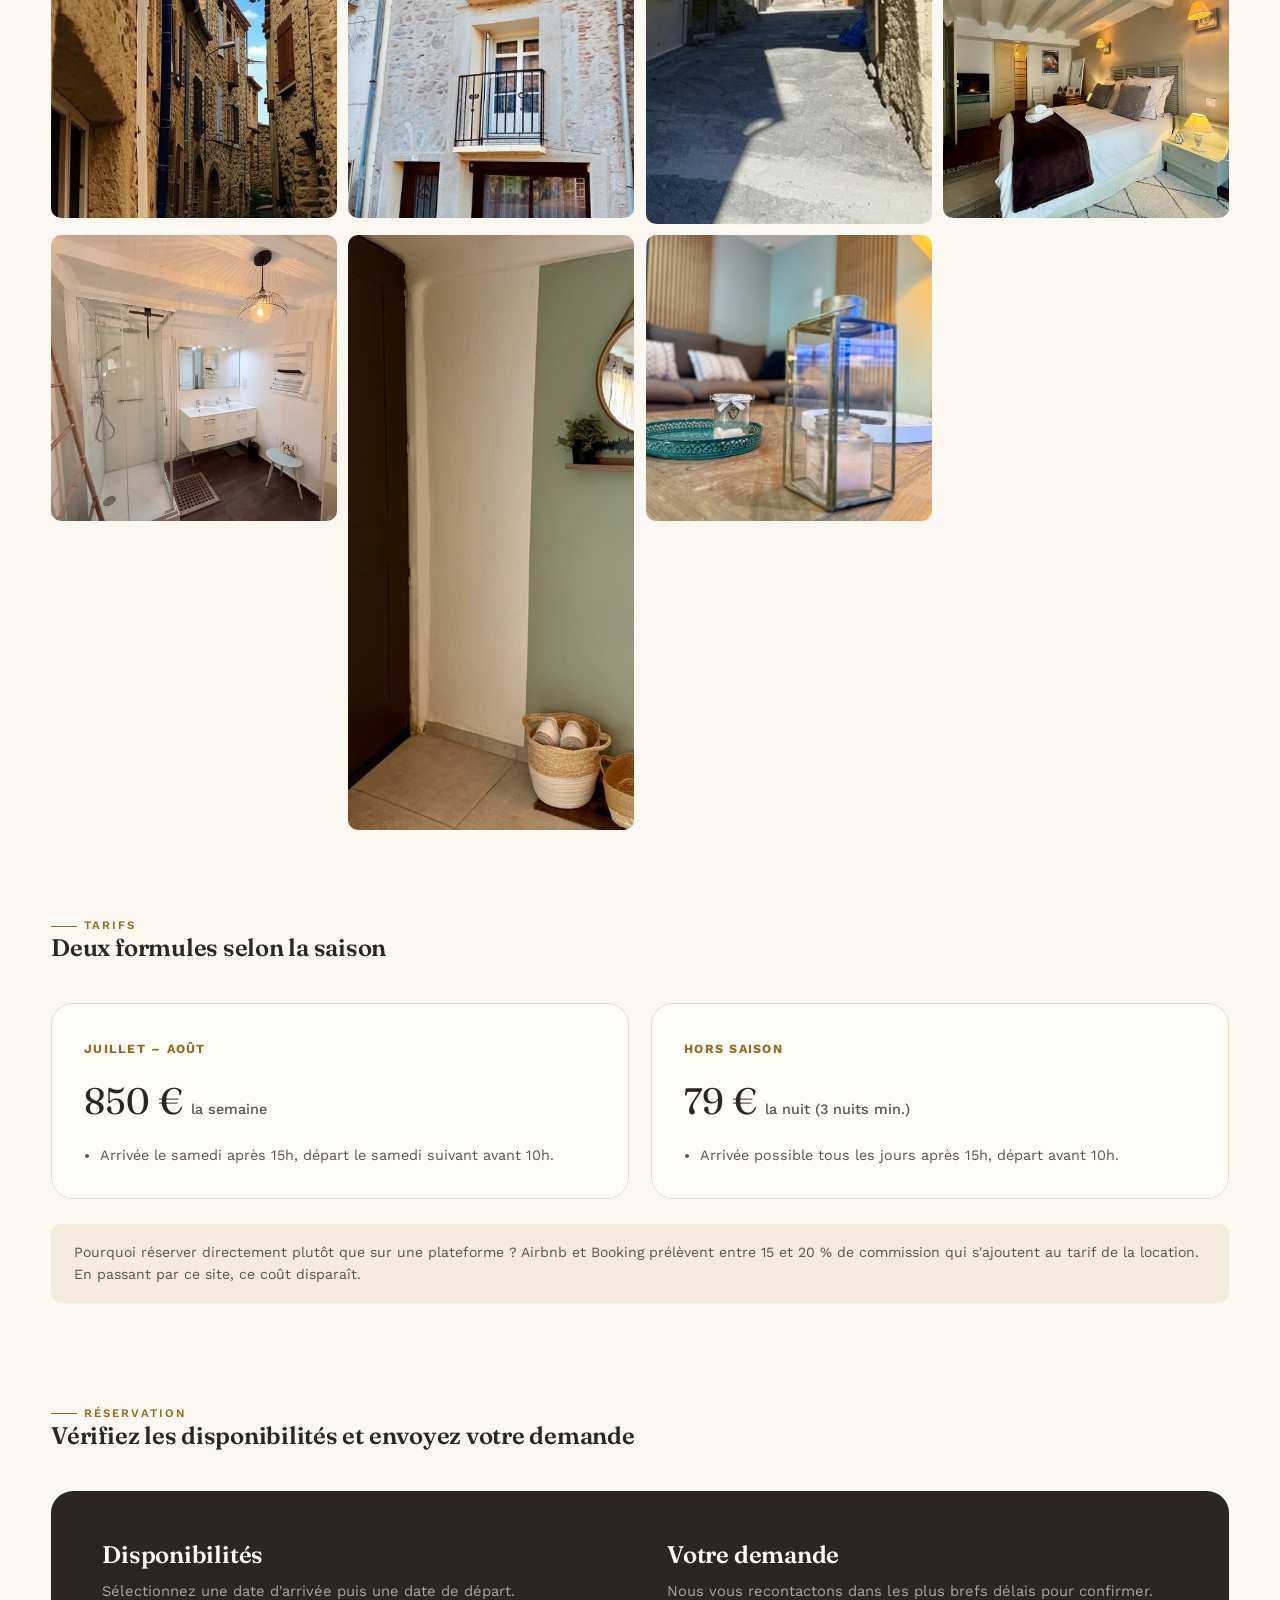
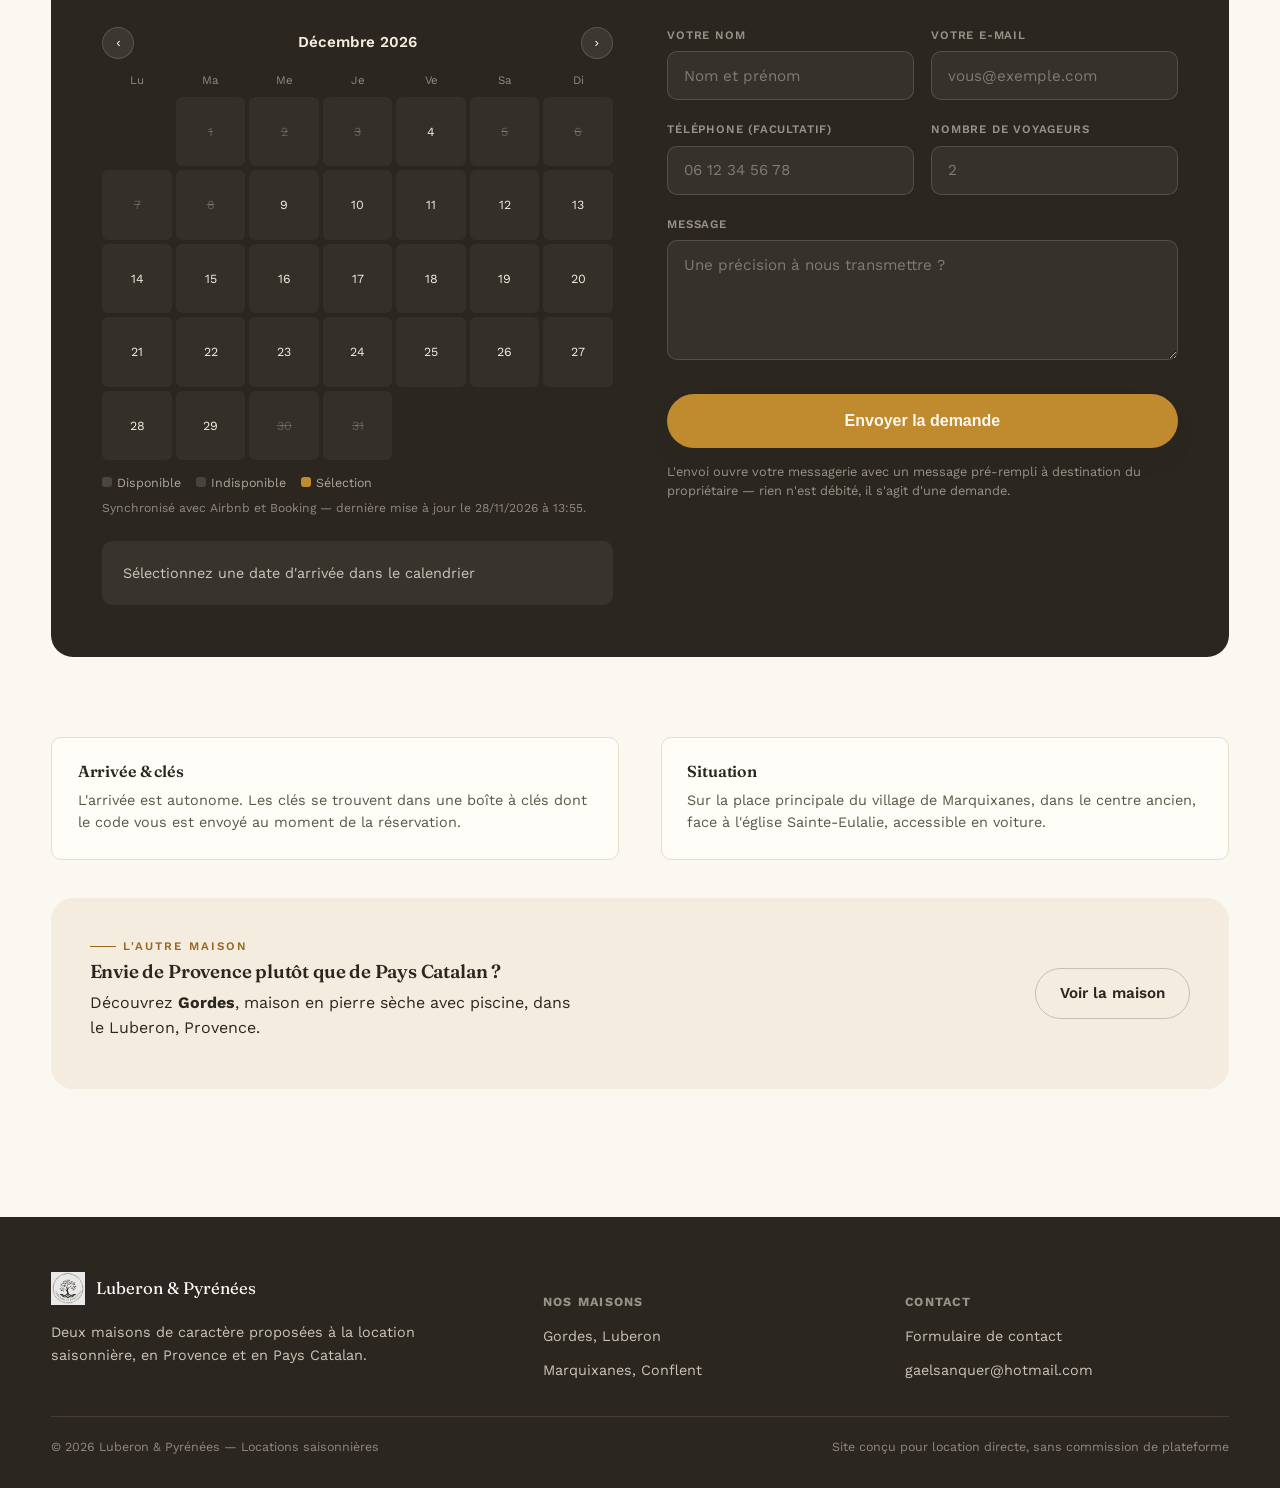
<file: marquixanes.html>
<!DOCTYPE html>
<html lang="fr">
<head>
<meta charset="UTF-8">
<meta name="viewport" content="width=device-width, initial-scale=1">
<title>Marquixanes — Luberon & Pyrénées</title>
<meta name="description" content="Maison de village catalane rénovée, face à l'église, au pied du Canigou, à Marquixanes.">
<link rel="canonical" href="https://luberon-et-pyrenees.fr/marquixanes.html">
<meta property="og:type" content="website">
<meta property="og:locale" content="fr_FR">
<meta property="og:site_name" content="Luberon & Pyrénées">
<meta property="og:title" content="Marquixanes — Luberon & Pyrénées">
<meta property="og:description" content="Maison de village catalane rénovée, face à l'église, au pied du Canigou, à Marquixanes.">
<meta property="og:url" content="https://luberon-et-pyrenees.fr/marquixanes.html">
<meta property="og:image" content="https://luberon-et-pyrenees.fr/images/marquixanes/img-7942.jpeg">
<meta name="twitter:card" content="summary_large_image">
<meta name="twitter:title" content="Marquixanes — Luberon & Pyrénées">
<meta name="twitter:description" content="Maison de village catalane rénovée, face à l'église, au pied du Canigou, à Marquixanes.">
<meta name="twitter:image" content="https://luberon-et-pyrenees.fr/images/marquixanes/img-7942.jpeg">
<link rel="preconnect" href="https://fonts.googleapis.com">
<link rel="preconnect" href="https://fonts.gstatic.com" crossorigin>
<link href="https://fonts.googleapis.com/css2?family=Fraunces:opsz,wght@9..144,500;9..144,600;9..144,700&family=Work+Sans:wght@400;500;600;700&display=swap" rel="stylesheet">
<link rel="icon" href="favicon.ico" sizes="any">
<link rel="icon" type="image/png" sizes="32x32" href="favicon/favicon-32x32.png">
<link rel="icon" type="image/png" sizes="16x16" href="favicon/favicon-16x16.png">
<link rel="apple-touch-icon" sizes="180x180" href="favicon/apple-touch-icon.png">
<link rel="manifest" href="site.webmanifest">
<link rel="stylesheet" href="css/style.css">
<script type="application/ld+json">
{
  "@context": "https://schema.org",
  "@type": "LodgingBusiness",
  "name": "Marquixanes — Luberon & Pyrénées",
  "description": "Maison de village catalane rénovée, face à l'église, au pied du Canigou, à Marquixanes.",
  "url": "https://luberon-et-pyrenees.fr/marquixanes.html",
  "image": "https://luberon-et-pyrenees.fr/images/marquixanes/img-7942.jpeg",
  "address": {
    "@type": "PostalAddress",
    "addressLocality": "Marquixanes",
    "addressRegion": "Pyrénées-Orientales, Conflent",
    "addressCountry": "FR"
  },
  "amenityFeature": [
    { "@type": "LocationFeatureSpecification", "name": "Climatisation" },
    { "@type": "LocationFeatureSpecification", "name": "Wifi fibre" },
    { "@type": "LocationFeatureSpecification", "name": "3 chambres" }
  ],
  "priceRange": "79€ - 850€"
}
</script>
</head>
<body data-theme="marquixanes">

<header class="site-header">
  <div class="container">
    <a href="index.html" class="brand"><img src="images/site-logo.png" alt="Logo Luberon & Pyrénées"><span class="brand-text">Luberon &amp; Pyrénées<small>Locations saisonnières</small></span></a>
    <nav class="main-nav" aria-label="Navigation principale">
      <ul>
        <li><a href="index.html">Accueil</a></li>
        <li><a href="gordes.html">Gordes</a></li>
        <li><a href="marquixanes.html" aria-current="page">Marquixanes</a></li>
        <li><a href="contact.html">Contact</a></li>
      </ul>
    </nav>
    <button class="nav-toggle" aria-label="Ouvrir le menu" aria-expanded="false"><span></span><span></span><span></span></button>
  </div>
</header>

<main>
  <section class="house-hero">
    <img data-house-hero-img src="images/marquixanes/img-7942.jpeg" alt="Marquixanes">
    <div class="house-hero-content">
      <div class="container">
        <span class="eyebrow" data-house-region>Conflent, Pyrénées-Orientales</span>
        <h1 data-house-name>Gordes</h1>
        <p class="tag" data-house-tagline>Maison de village catalane, face à l'église Sainte-Eulalie.</p>
      </div>
    </div>
  </section>

  <nav class="subnav" aria-label="Sections de la page">
    <div class="container">
      <ul>
        <li><a href="#presentation">Présentation</a></li>
        <li><a href="#galerie">Galerie</a></li>
        <li><a href="#tarifs">Tarifs</a></li>
        <li><a href="#reservation">Réservation</a></li>
        <li><a href="#acces">Accès</a></li>
      </ul>
    </div>
  </nav>

  <section class="section" id="presentation">
    <div class="container">
      <div class="presentation">
        <div>
          <span class="eyebrow">La maison</span>
          <h2>Village catalan, au cœur du Conflent, au pied du mont Canigou</h2>
          <div data-house-description></div>
          <ul class="amenities" data-house-amenities></ul>
        </div>
        <div class="figure">
          <img data-figure-img src="images/marquixanes/img-8936-grande.jpeg" alt="Salon de la maison de Marquixanes" loading="lazy">
        </div>
      </div>
    </div>
  </section>

  <section class="section" id="galerie" style="padding-top:0;">
    <div class="container">
      <div class="section-head">
        <span class="eyebrow">Visite en images</span>
        <h2>Marquixanes, village médiéval catalan</h2>
        <p>Élu par la revue Travel &amp; Leisure en 2021. Cliquez sur une photo pour l'agrandir.</p>
      </div>
      <div class="gallery" data-gallery="marquixanes"></div>
    </div>
  </section>

  <section class="section" id="tarifs" style="padding-top:0;">
    <div class="container">
      <div class="section-head">
        <span class="eyebrow">Tarifs</span>
        <h2>Deux formules selon la saison</h2>
      </div>
      <div class="pricing">
        <div class="price-card">
          <span class="period" data-price-high-label>Juillet – Août</span>
          <div class="amount" data-price-high-amount>1400 € <span>la semaine</span></div>
          <ul>
            <li data-price-high-detail>Arrivée le samedi après 15h, départ le samedi suivant avant 10h.</li>
          </ul>
        </div>
        <div class="price-card">
          <span class="period" data-price-low-label>Hors saison</span>
          <div class="amount" data-price-low-amount>199 € <span>la nuit (3 nuits min.)</span></div>
          <ul>
            <li data-price-low-detail>Arrivée possible tous les jours après 15h, départ avant 10h.</li>
          </ul>
        </div>
      </div>
      <p class="price-note">Pourquoi réserver directement plutôt que sur une plateforme ? Airbnb et Booking prélèvent entre 15 et 20 % de commission qui s'ajoutent au tarif de la location. En passant par ce site, ce coût disparaît.</p>
    </div>
  </section>

  <section class="section" id="reservation" style="padding-top:0;">
    <div class="container">
      <div class="section-head">
        <span class="eyebrow">Réservation</span>
        <h2>Vérifiez les disponibilités et envoyez votre demande</h2>
      </div>

      <div class="booking" data-booking="marquixanes">
        <div>
          <h3 class="col-title">Disponibilités</h3>
          <p class="col-sub">Sélectionnez une date d'arrivée puis une date de départ.</p>

          <div class="calendar-nav">
            <button type="button" data-cal-prev aria-label="Mois précédent">&#8249;</button>
            <span class="label" data-cal-label></span>
            <button type="button" data-cal-next aria-label="Mois suivant">&#8250;</button>
          </div>
          <div class="calendar-grid" data-cal-grid></div>
          <div class="legend">
            <span><i class="i-avail"></i> Disponible</span>
            <span><i class="i-unavail"></i> Indisponible</span>
            <span><i class="i-sel"></i> Sélection</span>
          </div>
          <p class="sync-info" data-sync-info></p>
          <div class="booking-summary" data-summary></div>
        </div>

        <div>
          <h3 class="col-title">Votre demande</h3>
          <p class="col-sub">Nous vous recontactons dans les plus brefs délais pour confirmer.</p>
          <form data-booking-form>
            <input type="hidden" name="checkin">
            <input type="hidden" name="checkout">
            <input type="hidden" name="estimate">
            <div class="form-grid">
              <div class="form-group">
                <label for="m-name">Votre nom</label>
                <input id="m-name" name="name" type="text" placeholder="Nom et prénom" required>
              </div>
              <div class="form-group">
                <label for="m-email">Votre e-mail</label>
                <input id="m-email" name="email" type="email" placeholder="vous@exemple.com" required>
              </div>
              <div class="form-group">
                <label for="m-phone">Téléphone (facultatif)</label>
                <input id="m-phone" name="phone" type="tel" placeholder="06 12 34 56 78">
              </div>
              <div class="form-group">
                <label for="m-guests">Nombre de voyageurs</label>
                <input id="m-guests" name="guests" type="number" min="1" max="6" placeholder="2">
              </div>
              <div class="form-group full">
                <label for="m-message">Message</label>
                <textarea id="m-message" name="message" placeholder="Une précision à nous transmettre ?"></textarea>
              </div>
            </div>
            <button type="submit" class="btn btn-primary">Envoyer la demande</button>
            <p class="form-note">L'envoi ouvre votre messagerie avec un message pré-rempli à destination du propriétaire — rien n'est débité, il s'agit d'une demande.</p>
            <div class="form-feedback" data-form-feedback></div>
          </form>
        </div>
      </div>
    </div>
  </section>

  <section class="section" id="acces" style="padding-top:0;">
    <div class="container">
      <div class="access">
        <div class="access-card">
          <h4>Arrivée &amp; clés</h4>
          <p>L'arrivée est autonome. Les clés se trouvent dans une boîte à clés dont le code vous est envoyé au moment de la réservation.</p>
        </div>
        <div class="access-card">
          <h4>Situation</h4>
          <p>Sur la place principale du village de Marquixanes, dans le centre ancien, face à l'église Sainte-Eulalie, accessible en voiture.</p>
        </div>
      </div>

      <div class="other-house" style="margin-top:2.4rem;">
        <div class="txt">
          <span class="eyebrow">L'autre maison</span>
          <h3>Envie de Provence plutôt que de Pays Catalan ?</h3>
          <p>Découvrez <strong data-other-name>Gordes</strong>, maison en pierre sèche avec piscine, dans le <span data-other-region>Luberon</span>.</p>
        </div>
        <a class="btn btn-ghost" data-other-link href="gordes.html">Voir la maison</a>
      </div>
    </div>
  </section>
</main>

<footer class="site-footer">
  <div class="container">
    <div class="footer-grid">
      <div>
        <div class="footer-brand">
          <img src="images/site-logo.png" alt="Logo Luberon & Pyrénées">
          <span>Luberon &amp; Pyrénées</span>
        </div>
        <p>Deux maisons de caractère proposées à la location saisonnière, en Provence et en Pays Catalan.</p>
      </div>
      <div>
        <h5>Nos maisons</h5>
        <ul>
          <li><a href="gordes.html">Gordes, Luberon</a></li>
          <li><a href="marquixanes.html">Marquixanes, Conflent</a></li>
        </ul>
      </div>
      <div>
        <h5>Contact</h5>
        <ul>
          <li><a href="contact.html">Formulaire de contact</a></li>
          <li><a id="footer-email" href="#">contact@luberon-et-pyrenees.fr</a></li>
        </ul>
      </div>
    </div>
    <div class="footer-bottom">
      <span>&copy; <span id="year"></span> Luberon &amp; Pyrénées — Locations saisonnières</span>
      <span>Site conçu pour location directe, sans commission de plateforme</span>
    </div>
  </div>
</footer>

<script src="js/config.js"></script>
<script src="js/main.js"></script>
<script src="js/house-page.js"></script>
<script src="js/booking.js"></script>
<script>
  renderHousePage("marquixanes");
  document.getElementById("year").textContent = new Date().getFullYear();
  const footerEmail = document.getElementById("footer-email");
  footerEmail.textContent = SITE_CONFIG.contactEmail;
  footerEmail.href = "mailto:" + SITE_CONFIG.contactEmail;
</script>
</body>
</html>
</file>
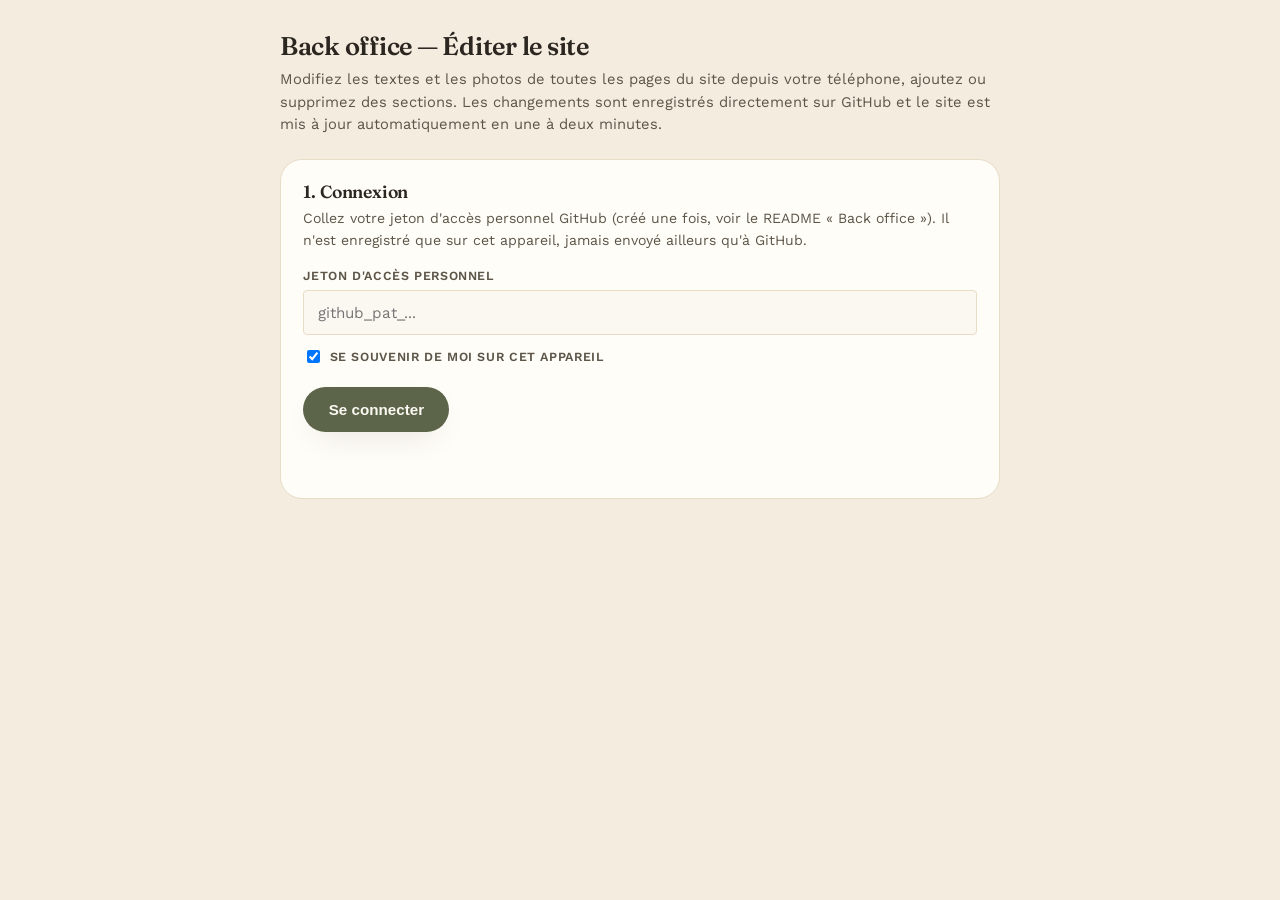
<file: pages/admin-manuel.html>
<!DOCTYPE html>
<html lang="fr">
<head>
<meta charset="UTF-8">
<meta name="viewport" content="width=device-width, initial-scale=1">
<title>Back office — Éditer le site</title>
<meta name="robots" content="noindex, nofollow">
<link rel="preconnect" href="https://fonts.googleapis.com">
<link rel="preconnect" href="https://fonts.gstatic.com" crossorigin>
<link href="https://fonts.googleapis.com/css2?family=Fraunces:opsz,wght@9..144,500;9..144,600;9..144,700&family=Work+Sans:wght@400;500;600;700&display=swap" rel="stylesheet">
<link rel="stylesheet" href="../css/style.css">
<link rel="stylesheet" href="../css/admin.css">
</head>
<body>

<div class="admin">
  <header class="admin-header">
    <h1>Back office — Éditer le site</h1>
    <p>Modifiez les textes et les photos de toutes les pages du site depuis votre téléphone, ajoutez ou supprimez des sections. Les changements sont enregistrés directement sur GitHub et le site est mis à jour automatiquement en une à deux minutes.</p>
  </header>

  <section class="admin-card" id="token-card">
    <h2>1. Connexion</h2>
    <p>Collez votre jeton d'accès personnel GitHub (créé une fois, voir le README « Back office »). Il n'est enregistré que sur cet appareil, jamais envoyé ailleurs qu'à GitHub.</p>
    <label for="token-input">Jeton d'accès personnel</label>
    <input type="password" id="token-input" placeholder="github_pat_..." autocomplete="off" autocapitalize="off" spellcheck="false">
    <label class="admin-checkbox"><input type="checkbox" id="token-remember" checked> Se souvenir de moi sur cet appareil</label>
    <button type="button" class="btn btn-primary" id="token-connect">Se connecter</button>
    <p class="admin-status" id="token-status"></p>
  </section>

  <section class="admin-card" id="page-card" hidden>
    <h2>2. Quelle page modifier ?</h2>
    <div class="admin-page-toggle">
      <button type="button" class="admin-house-btn" data-page="home">Accueil</button>
      <button type="button" class="admin-house-btn" data-page="gordes">Gordes</button>
      <button type="button" class="admin-house-btn" data-page="marquixanes">Marquixanes</button>
      <button type="button" class="admin-house-btn" data-page="contact">Contact</button>
      <button type="button" class="admin-house-btn" data-page="manual-gordes">Manuel Gordes</button>
      <button type="button" class="admin-house-btn" data-page="manual-marquixanes">Manuel Marquixanes</button>
    </div>
  </section>

  <section class="admin-card" id="content-card" hidden>
    <h2 id="content-title">3. Contenu</h2>
    <div id="content-body"></div>
    <div class="admin-save-bar">
      <button type="button" class="btn btn-primary" id="save-btn">Enregistrer les modifications</button>
      <p class="admin-status" id="save-status"></p>
    </div>
  </section>
</div>

<script src="../js/admin-manuel.js"></script>
</body>
</html>
</file>
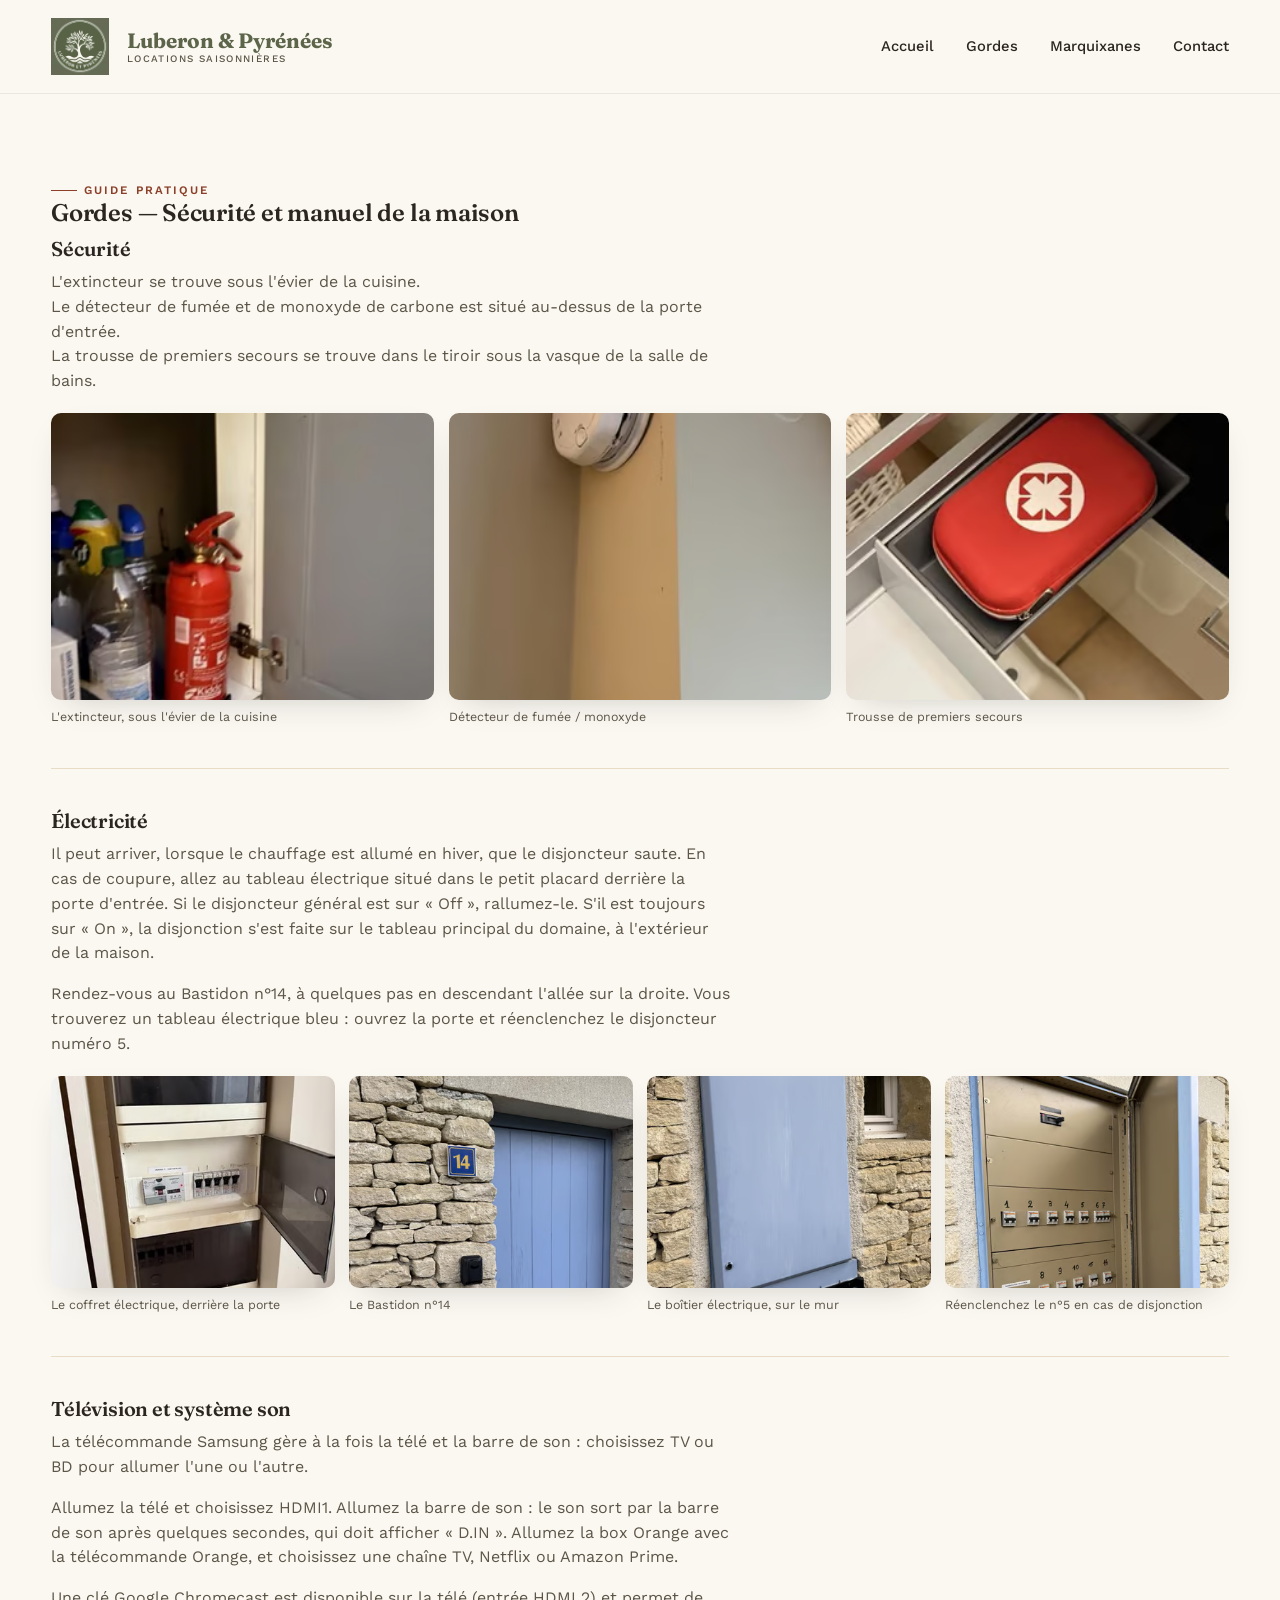
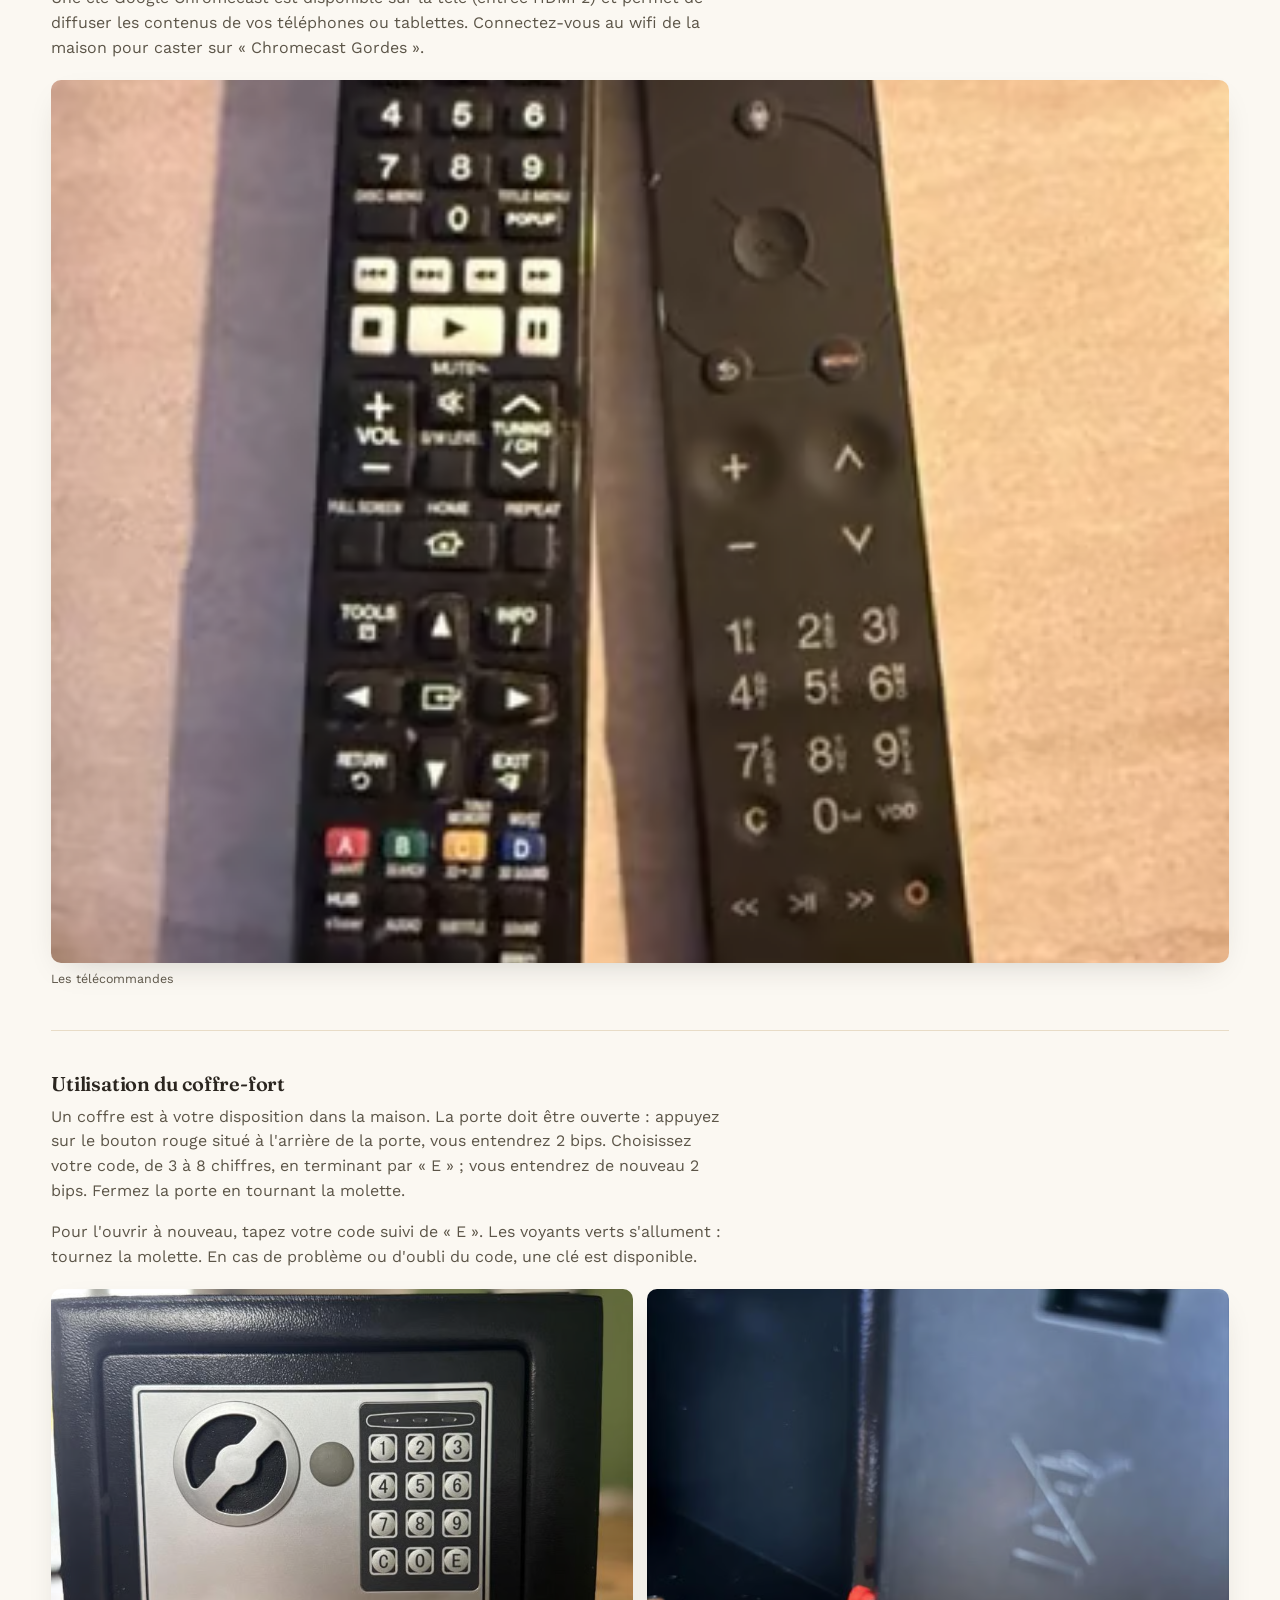
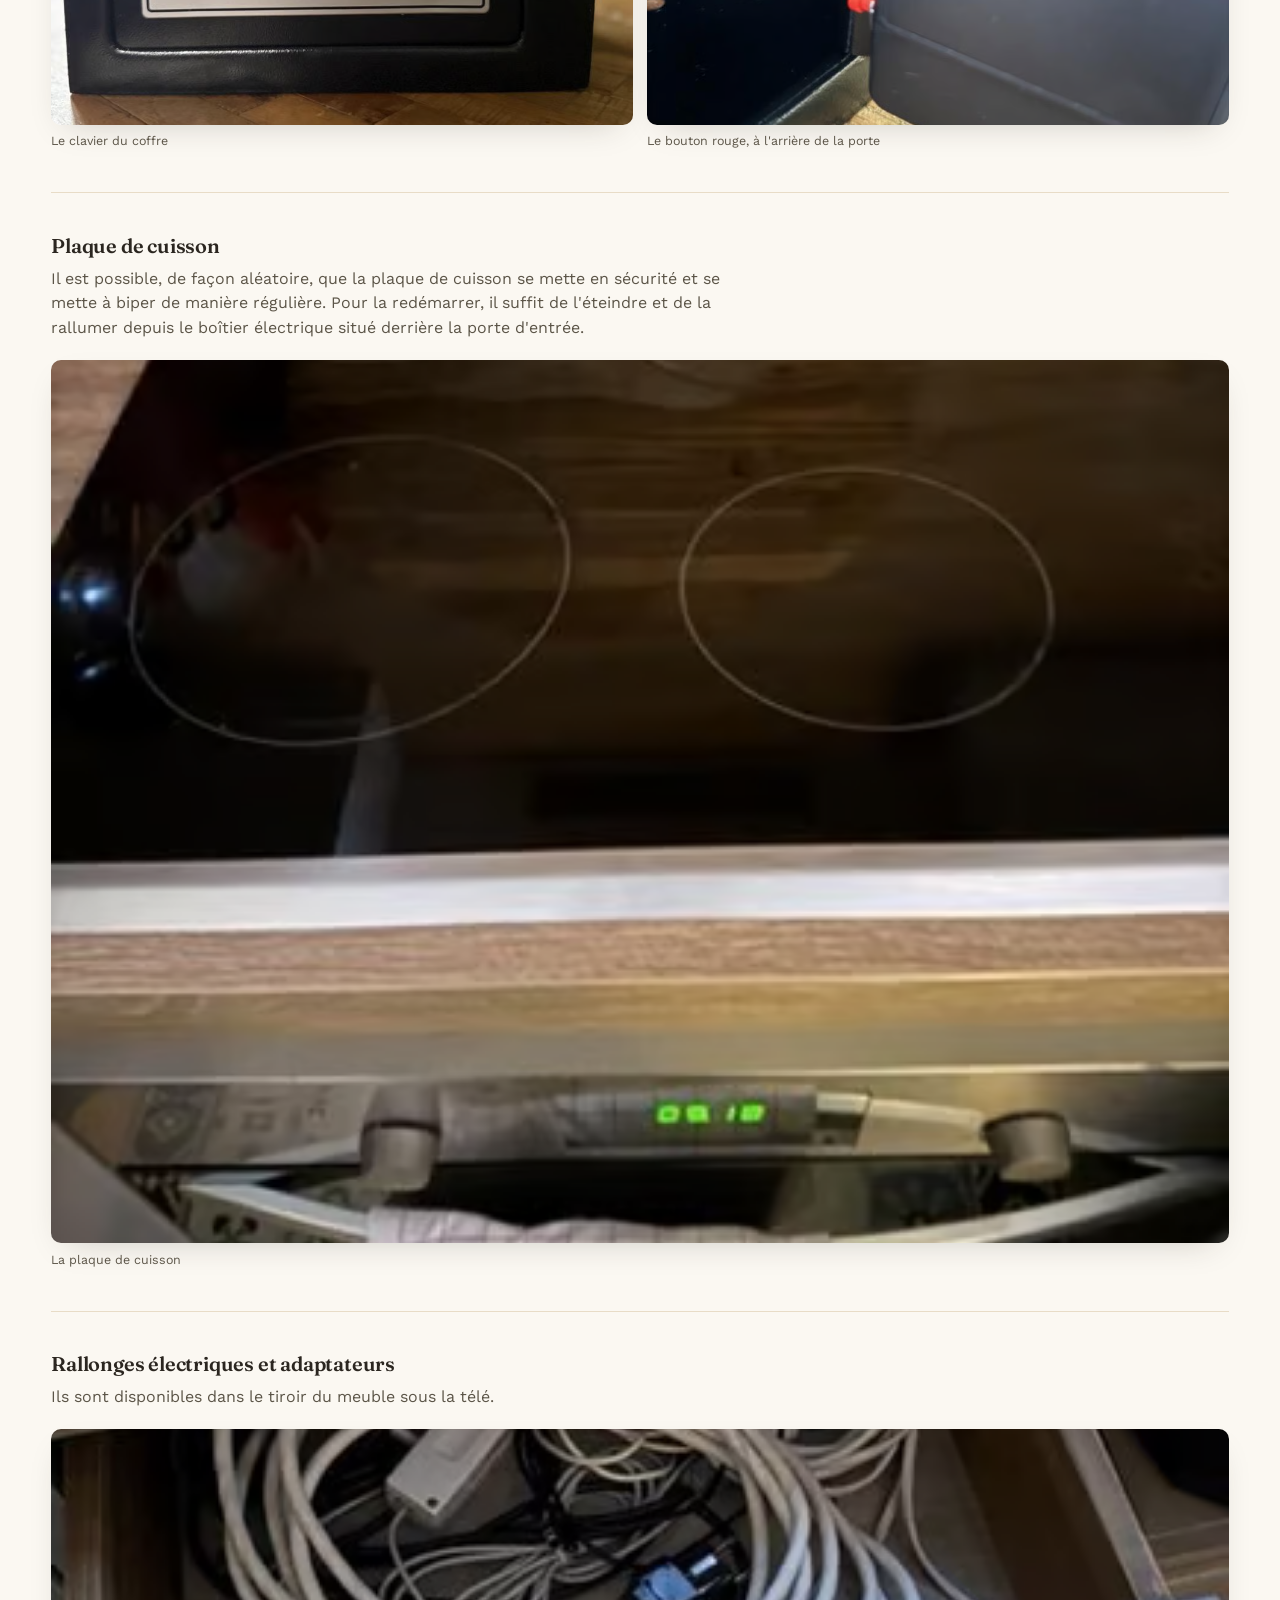
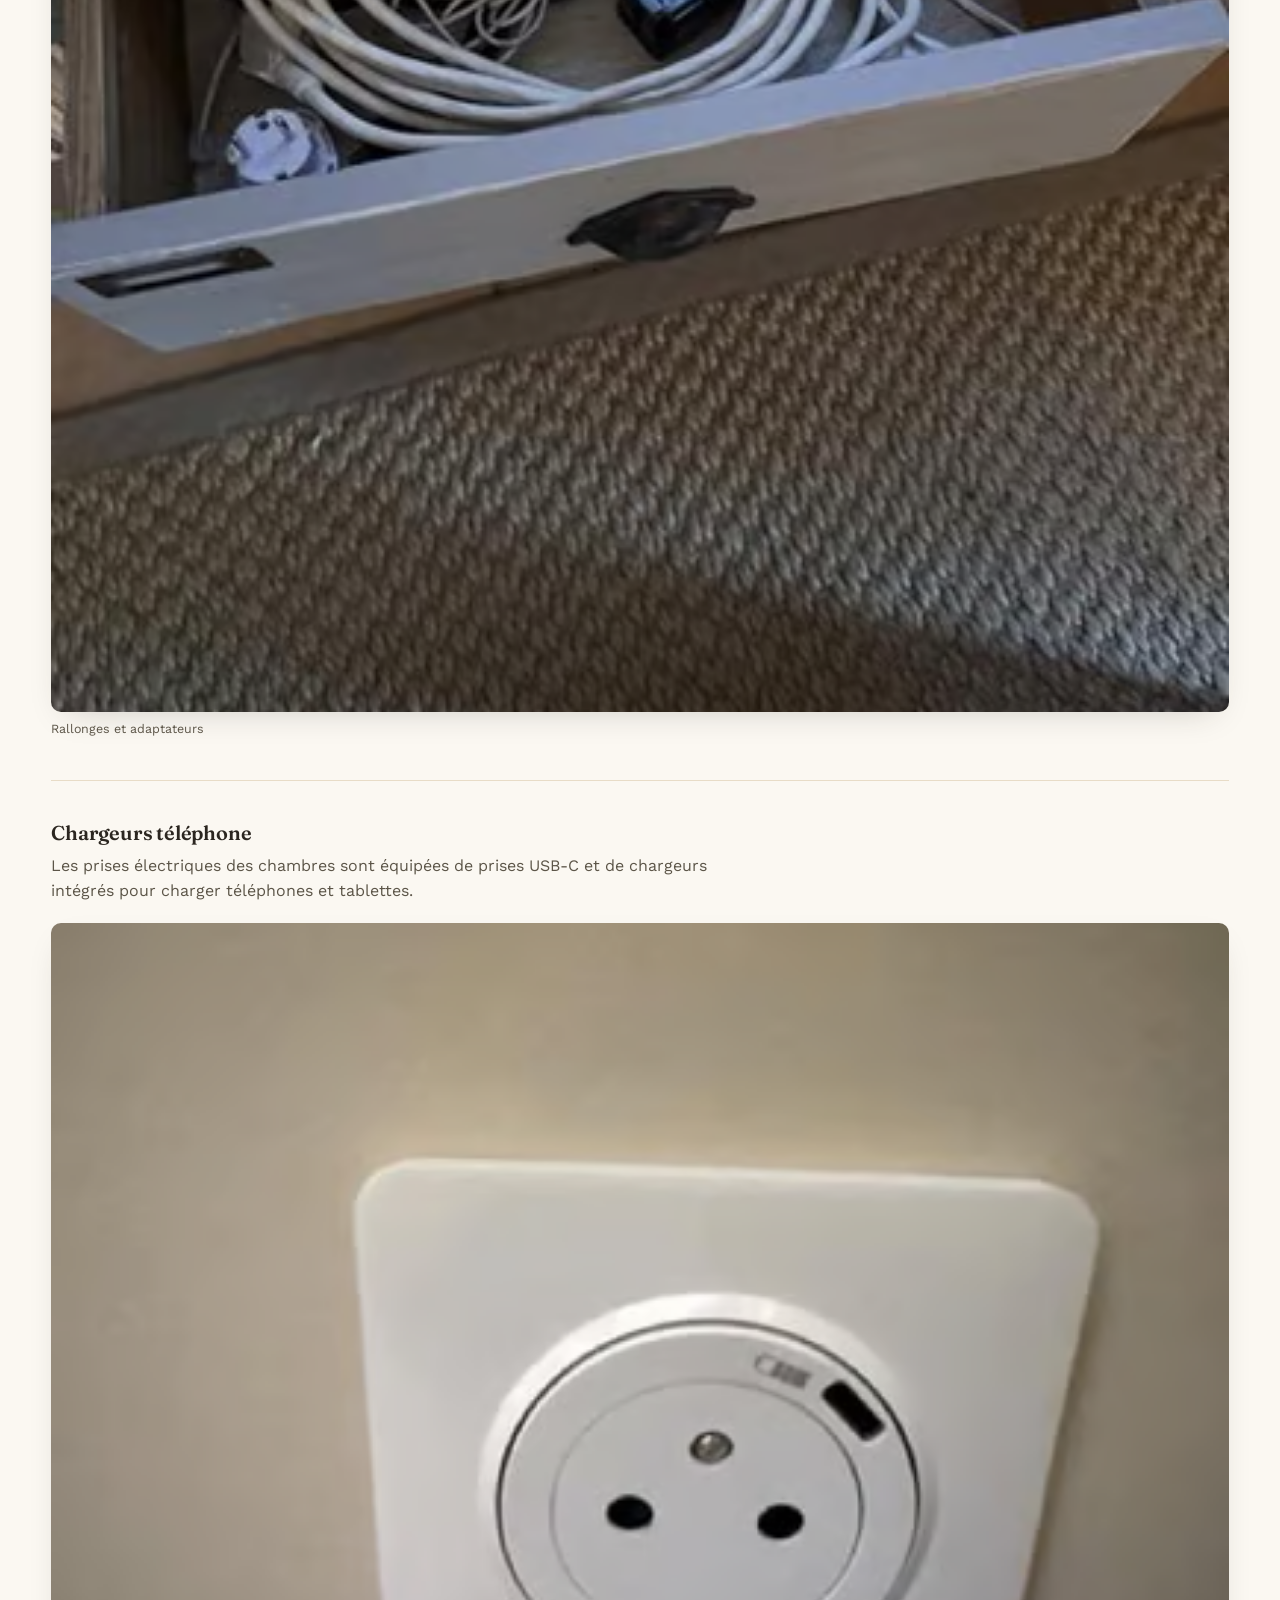
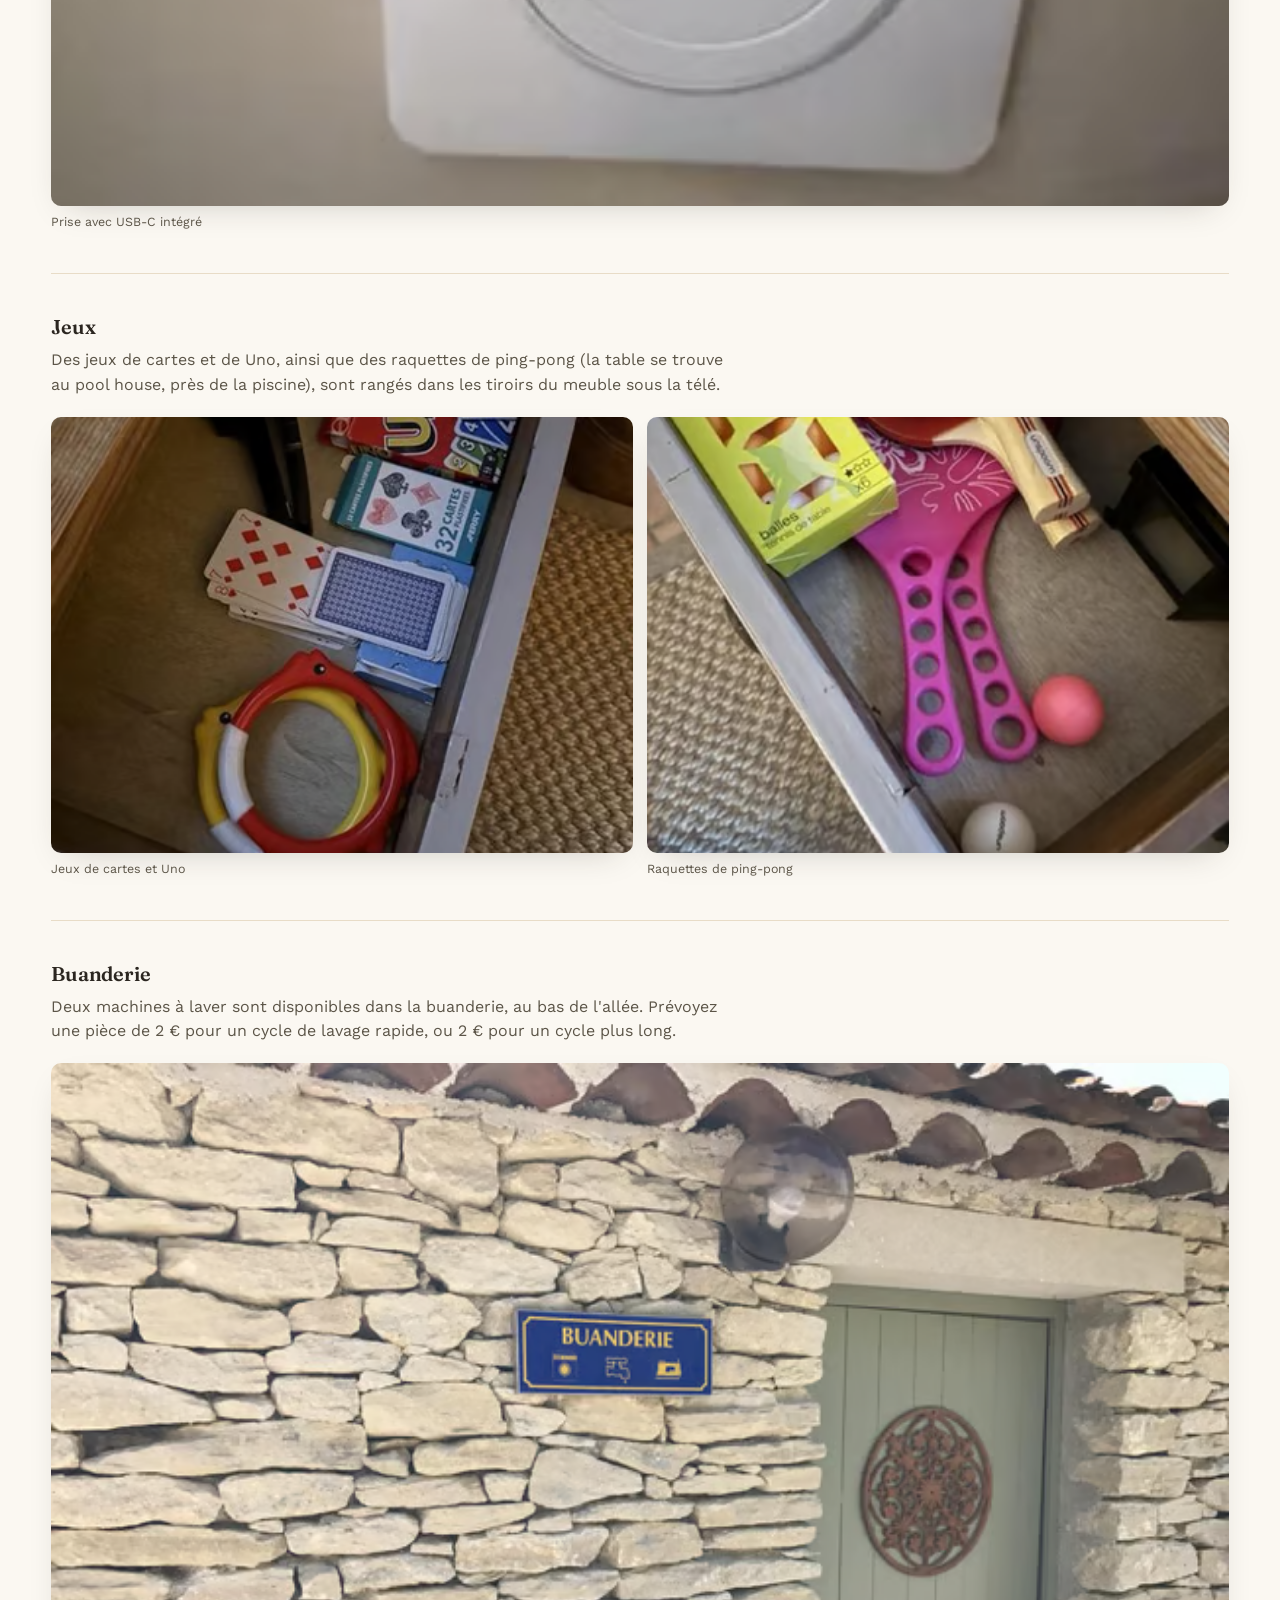
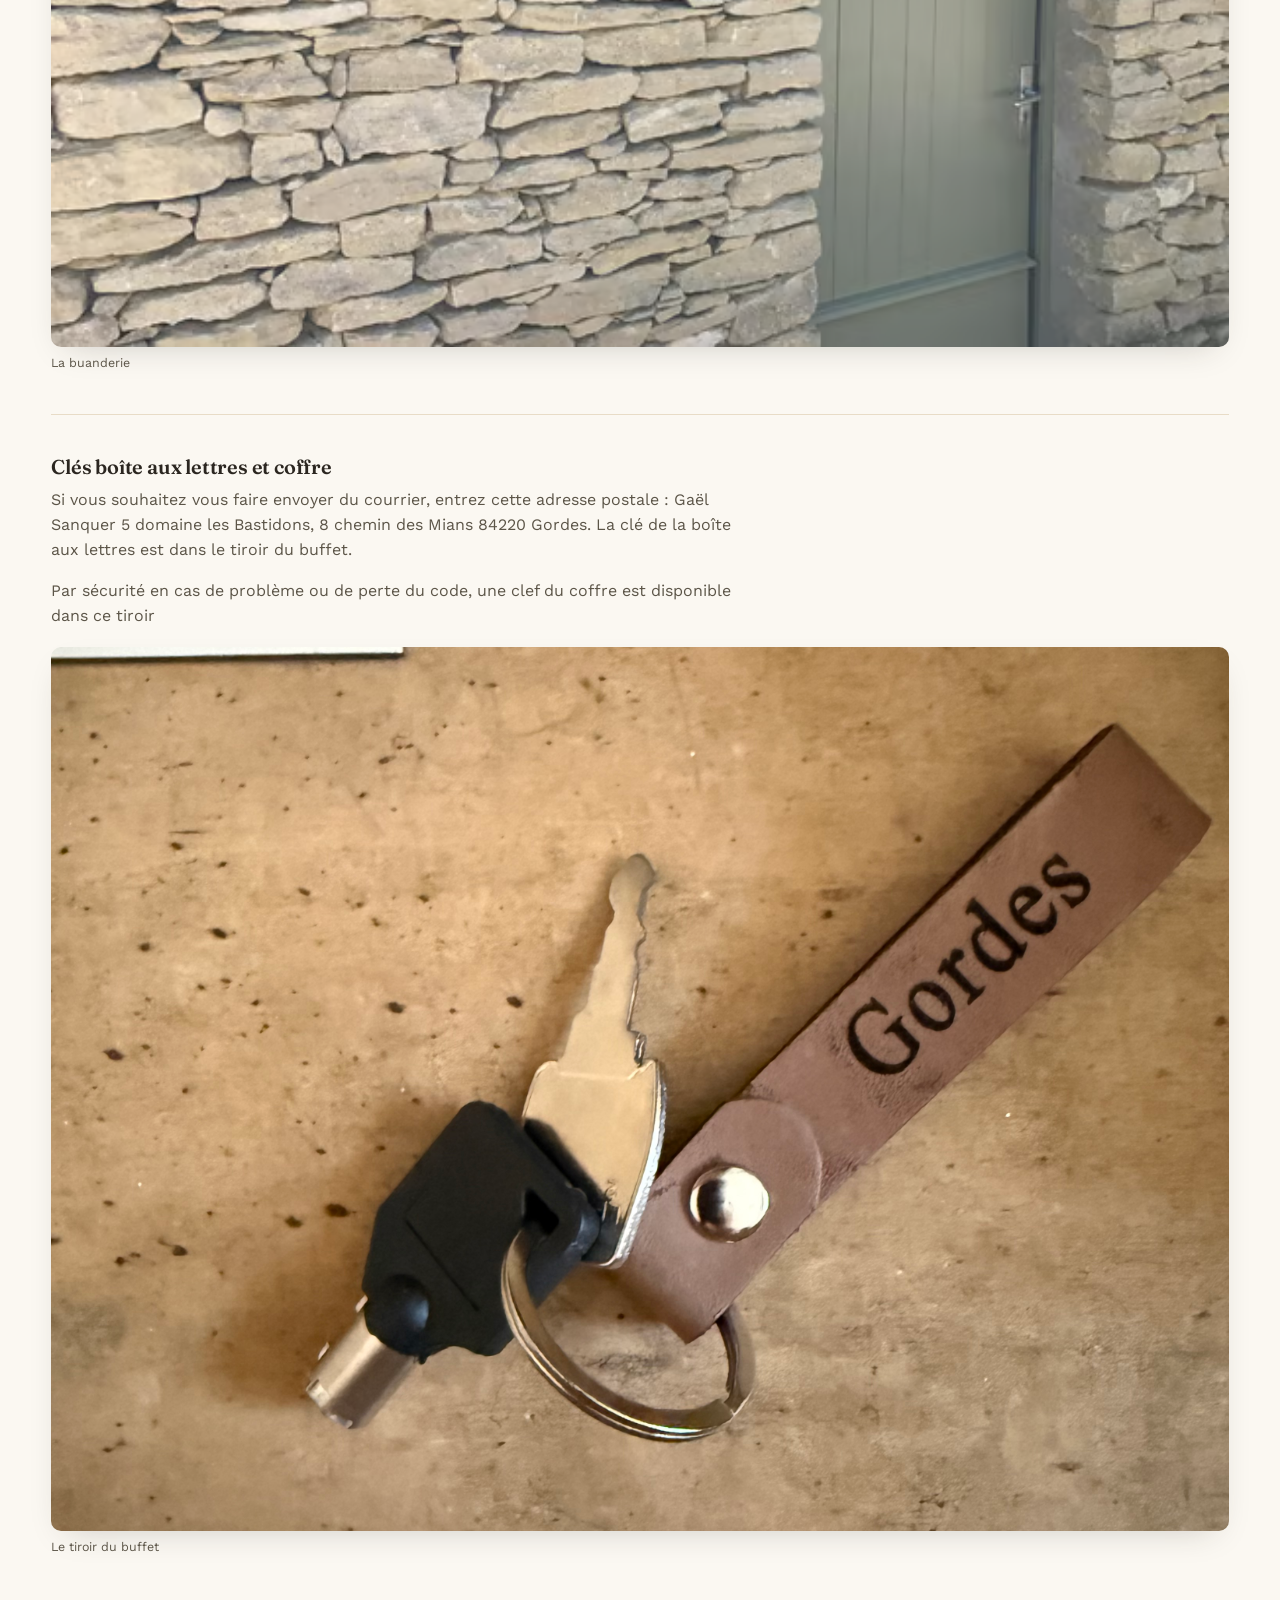
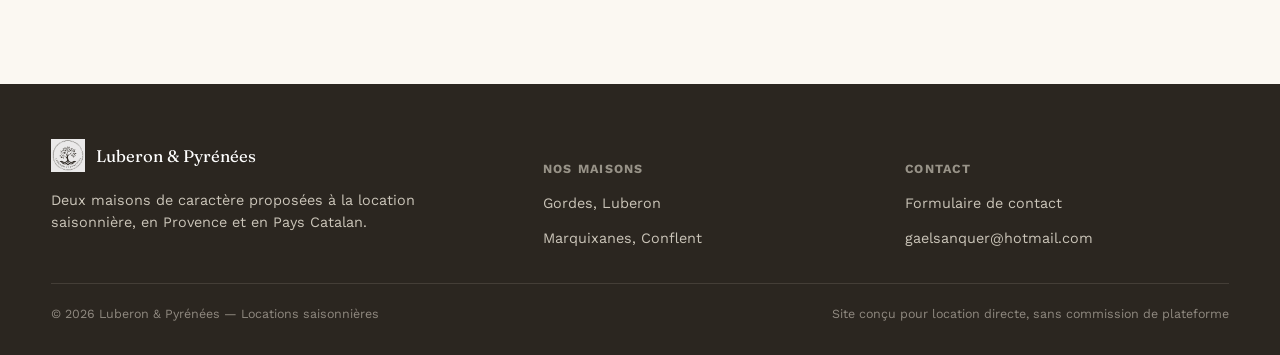
<file: pages/manuel-gordes.html>
<!DOCTYPE html>
<html lang="fr">
<head>
<meta charset="UTF-8">
<meta name="viewport" content="width=device-width, initial-scale=1">
<title>Gordes — Sécurité et manuel de la maison</title>
<meta name="robots" content="noindex, nofollow">
<link rel="preconnect" href="https://fonts.googleapis.com">
<link rel="preconnect" href="https://fonts.gstatic.com" crossorigin>
<link href="https://fonts.googleapis.com/css2?family=Fraunces:opsz,wght@9..144,500;9..144,600;9..144,700&family=Work+Sans:wght@400;500;600;700&display=swap" rel="stylesheet">
<link rel="stylesheet" href="../css/style.css">
</head>
<body data-theme="gordes">

<header class="site-header">
  <div class="container">
    <a href="../index.html" class="brand"><img src="../images/site-logo.png" alt="Logo Luberon & Pyrénées"><span class="brand-text">Luberon &amp; Pyrénées<small>Locations saisonnières</small></span></a>
    <nav class="main-nav" aria-label="Navigation principale">
      <ul>
        <li><a href="../index.html">Accueil</a></li>
        <li><a href="../gordes.html">Gordes</a></li>
        <li><a href="../marquixanes.html">Marquixanes</a></li>
        <li><a href="../contact.html">Contact</a></li>
      </ul>
    </nav>
    <button class="nav-toggle" aria-label="Ouvrir le menu" aria-expanded="false"><span></span><span></span><span></span></button>
  </div>
</header>

<main>
  <section class="section" style="padding-bottom:0;">
    <div class="container">
      <span class="eyebrow">Guide pratique</span>
      <h1>Gordes — Sécurité et manuel de la maison</h1>
    </div>
  </section>

  <section class="section" style="padding-top:0;">
    <div class="container" data-manual-blocks></div>
  </section>
</main>

<footer class="site-footer">
  <div class="container">
    <div class="footer-grid">
      <div>
        <div class="footer-brand">
          <img src="../images/site-logo.png" alt="Logo Luberon & Pyrénées">
          <span>Luberon &amp; Pyrénées</span>
        </div>
        <p>Deux maisons de caractère proposées à la location saisonnière, en Provence et en Pays Catalan.</p>
      </div>
      <div>
        <h5>Nos maisons</h5>
        <ul>
          <li><a href="../gordes.html">Gordes, Luberon</a></li>
          <li><a href="../marquixanes.html">Marquixanes, Conflent</a></li>
        </ul>
      </div>
      <div>
        <h5>Contact</h5>
        <ul>
          <li><a href="../contact.html">Formulaire de contact</a></li>
          <li><a id="footer-email" href="#">contact@luberon-et-pyrenees.fr</a></li>
        </ul>
      </div>
    </div>
    <div class="footer-bottom">
      <span>&copy; <span id="year"></span> Luberon &amp; Pyrénées — Locations saisonnières</span>
      <span>Site conçu pour location directe, sans commission de plateforme</span>
    </div>
  </div>
</footer>

<script src="../js/config.js"></script>
<script src="../js/main.js"></script>
<script src="../js/manual-page.js"></script>
<script>
  renderManualPage("gordes");
  document.getElementById("year").textContent = new Date().getFullYear();
  const footerEmail = document.getElementById("footer-email");
  footerEmail.textContent = SITE_CONFIG.contactEmail;
  footerEmail.href = "mailto:" + SITE_CONFIG.contactEmail;
</script>
</body>
</html>
</file>
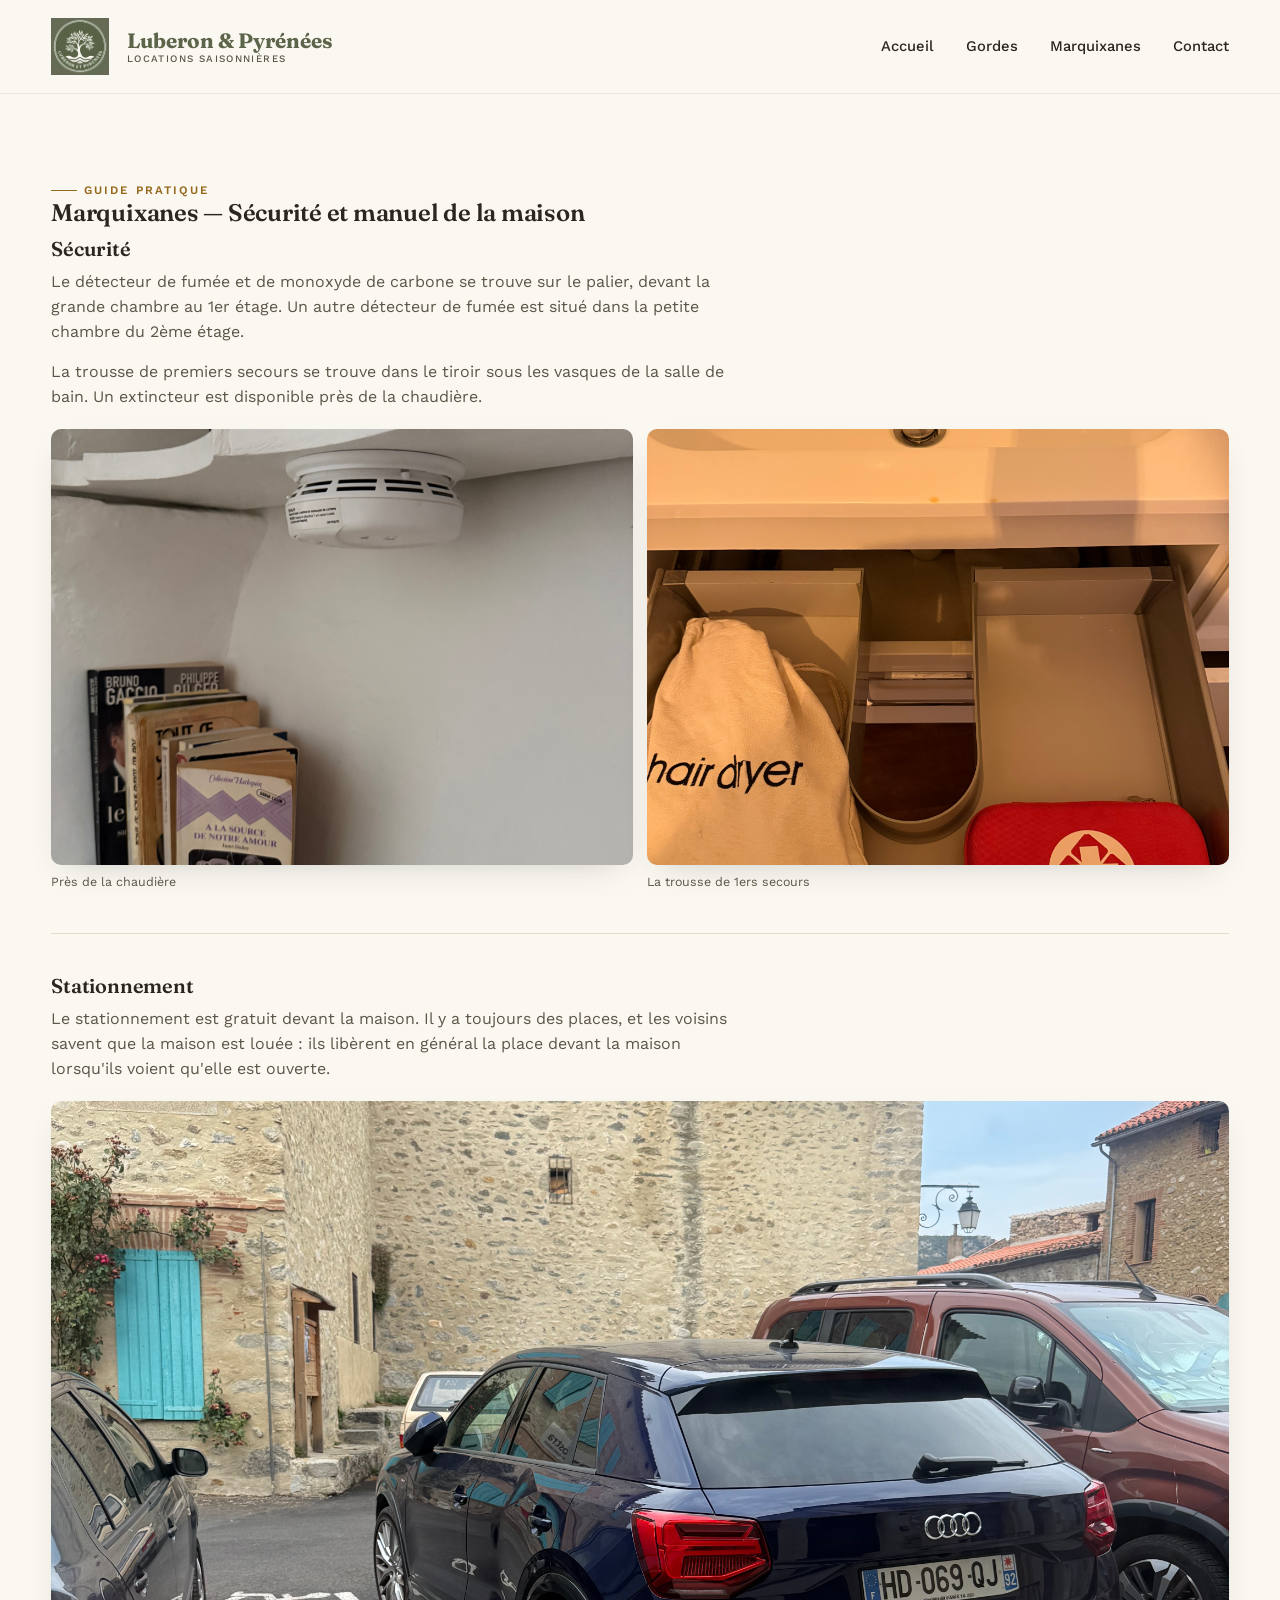
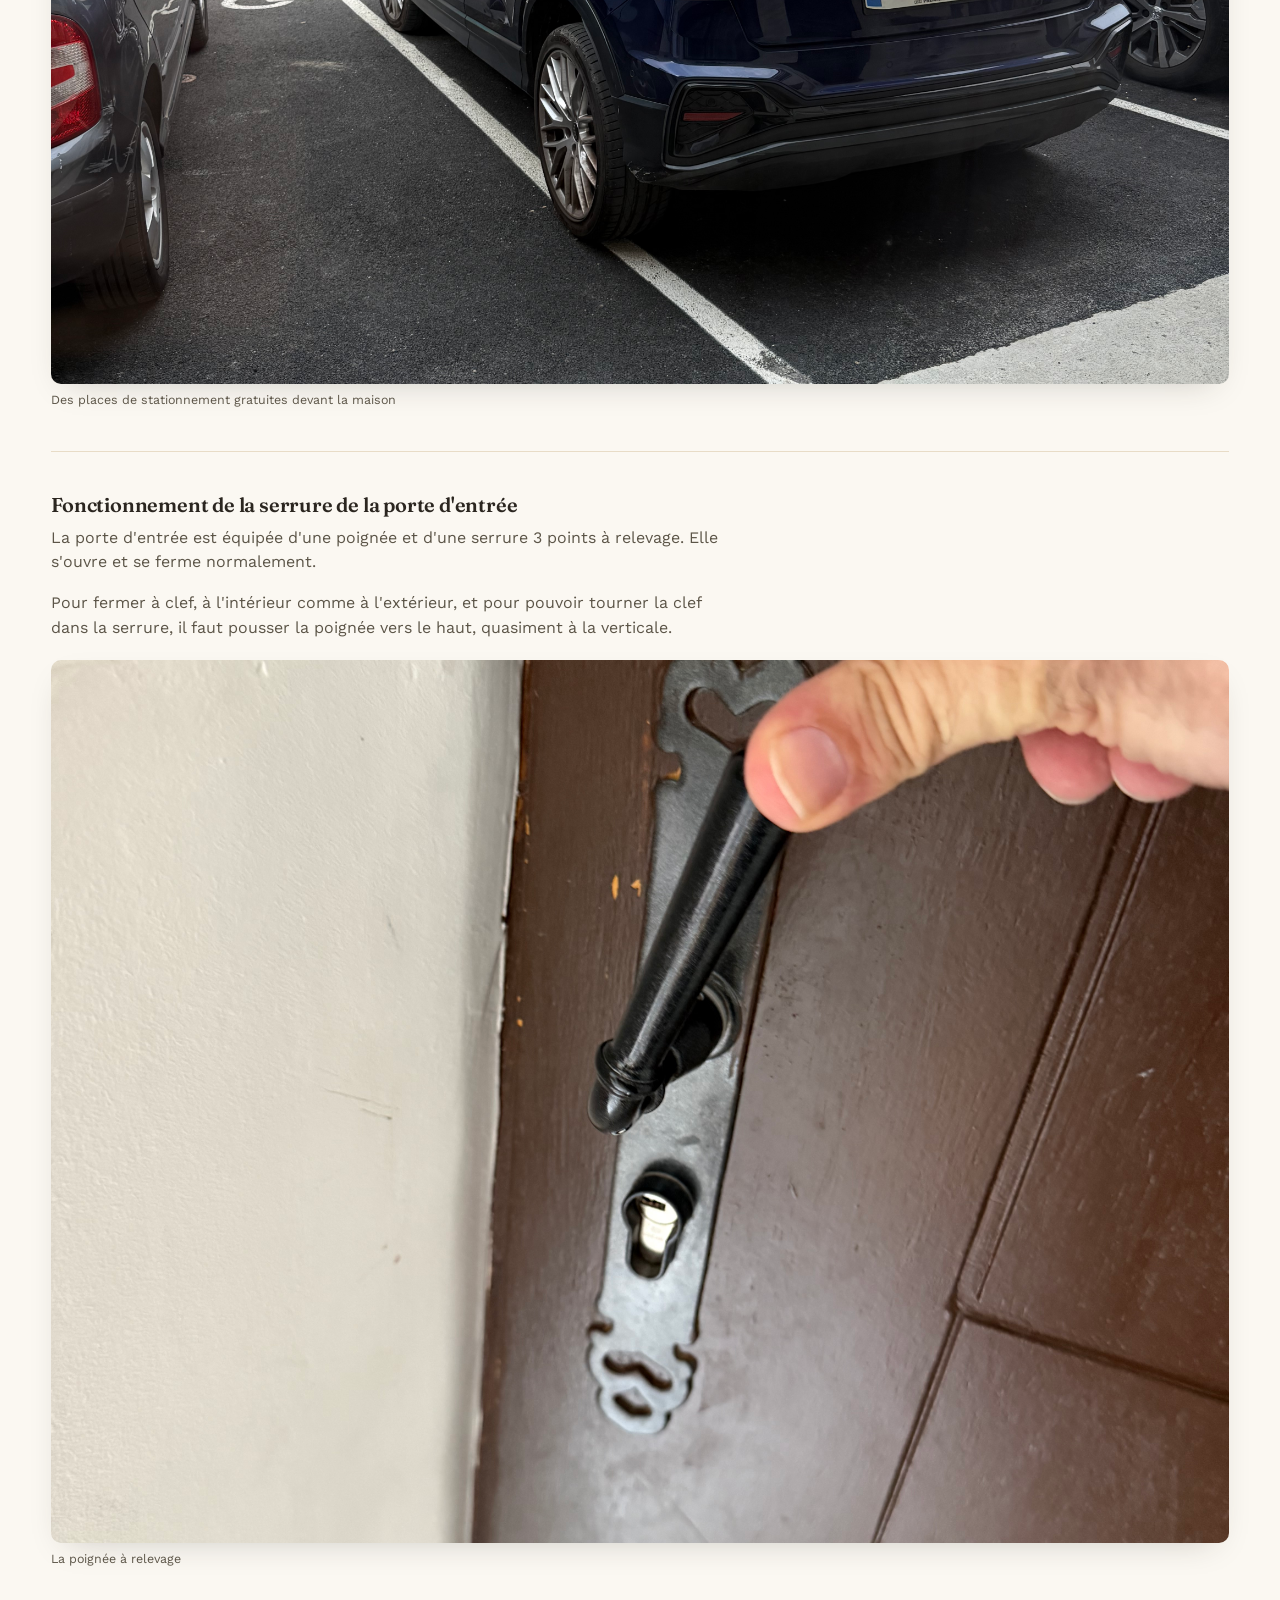
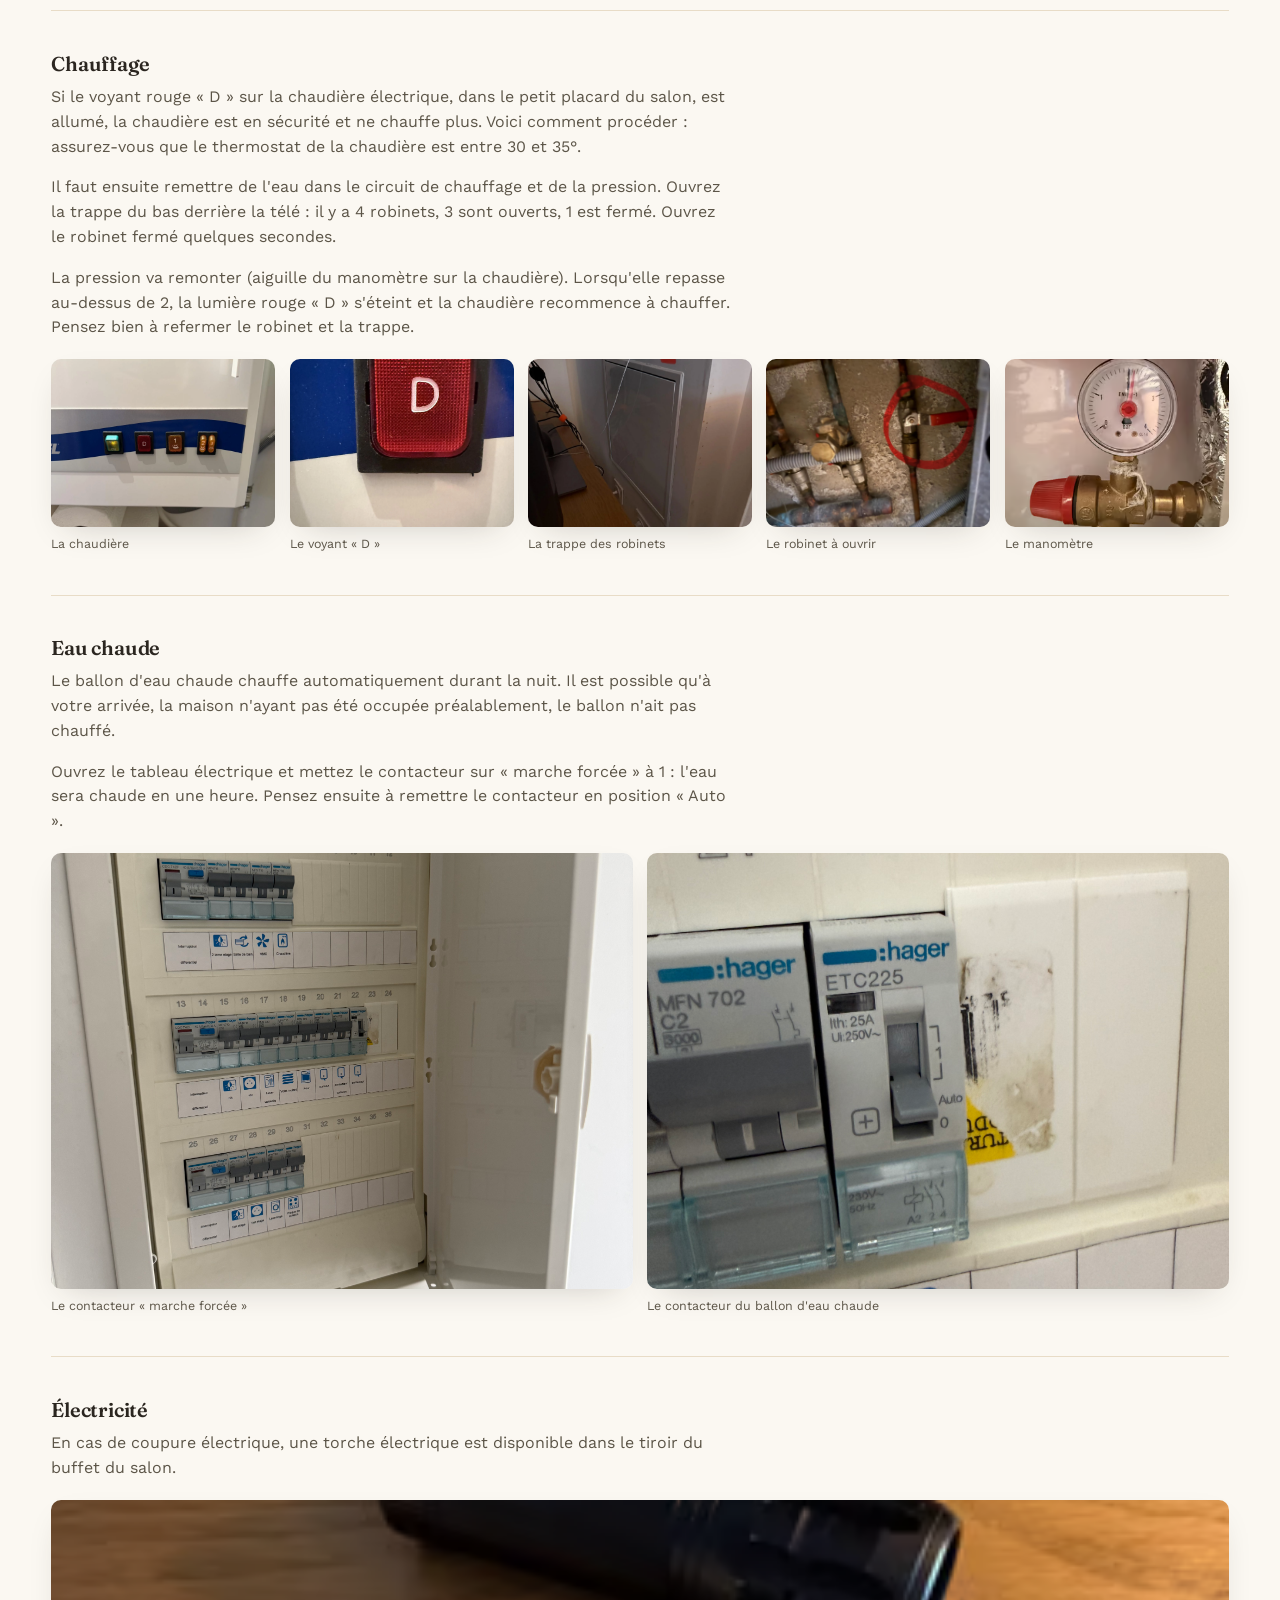
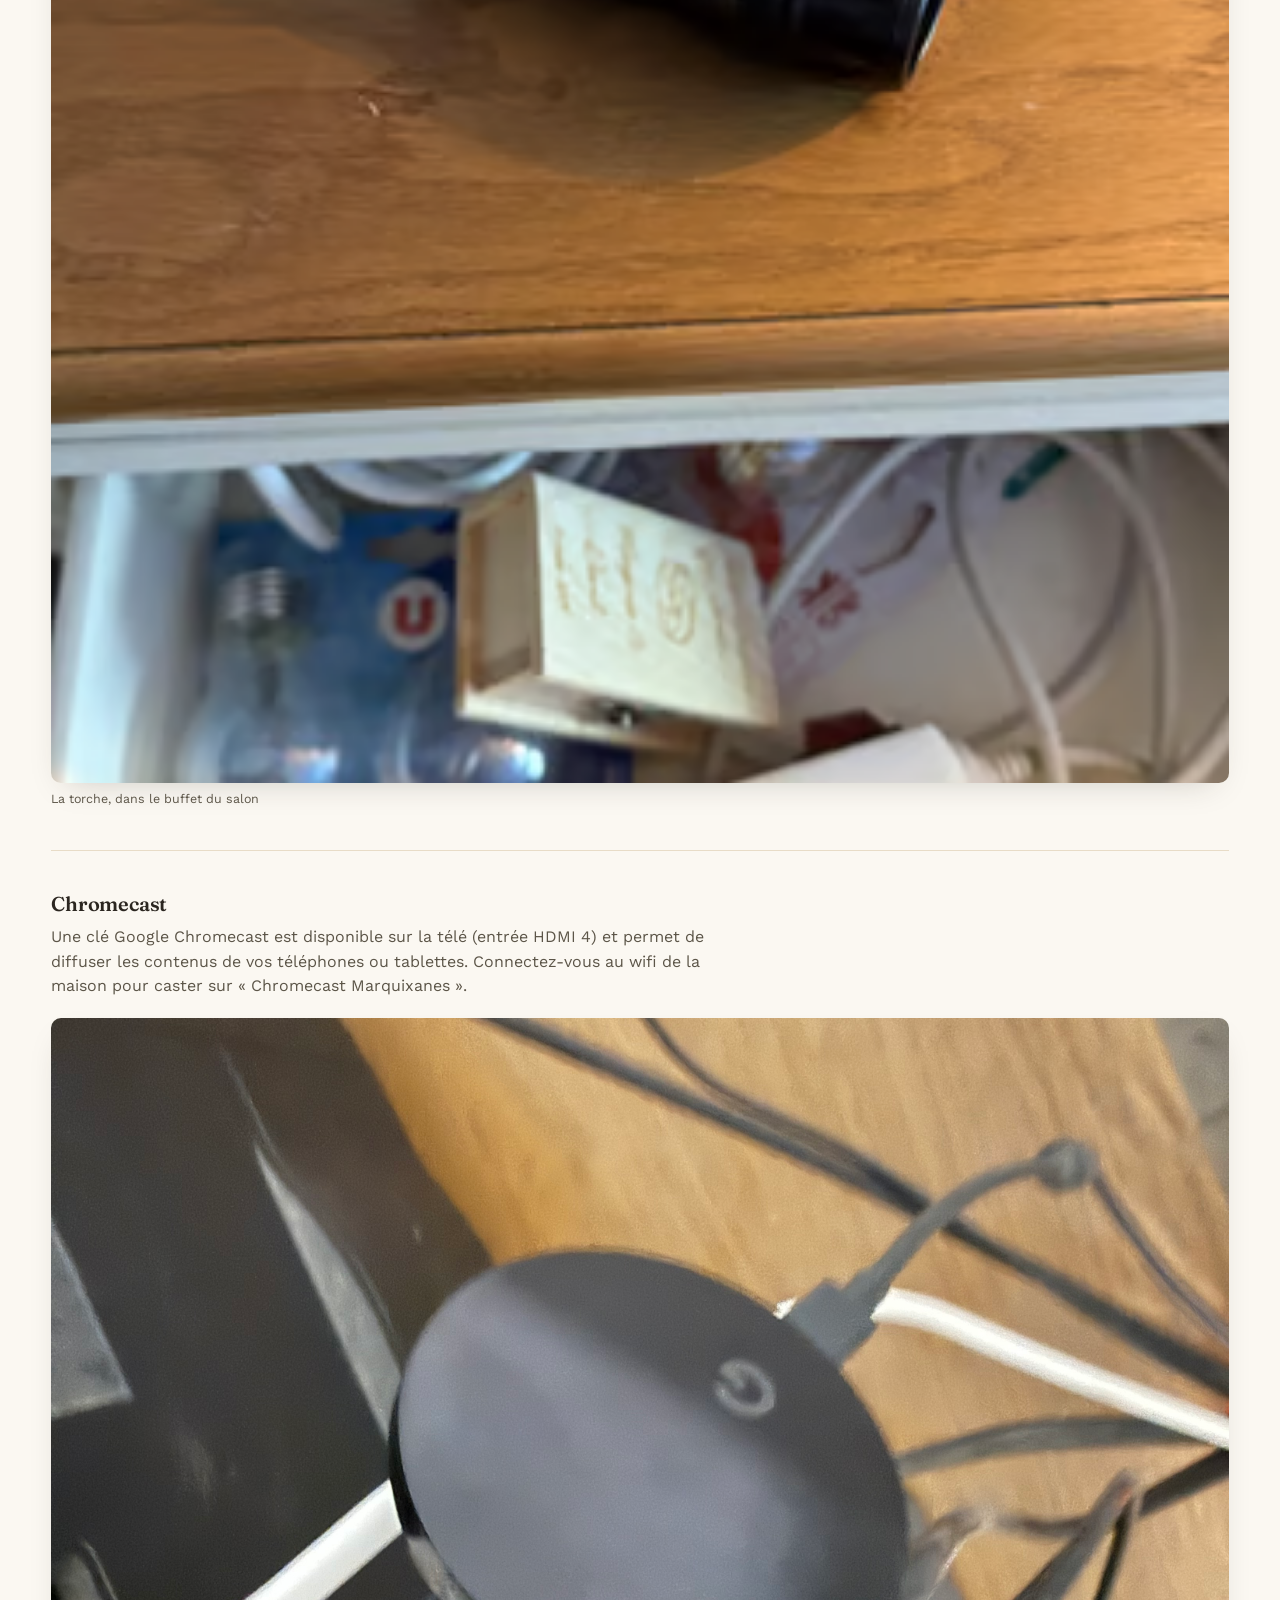
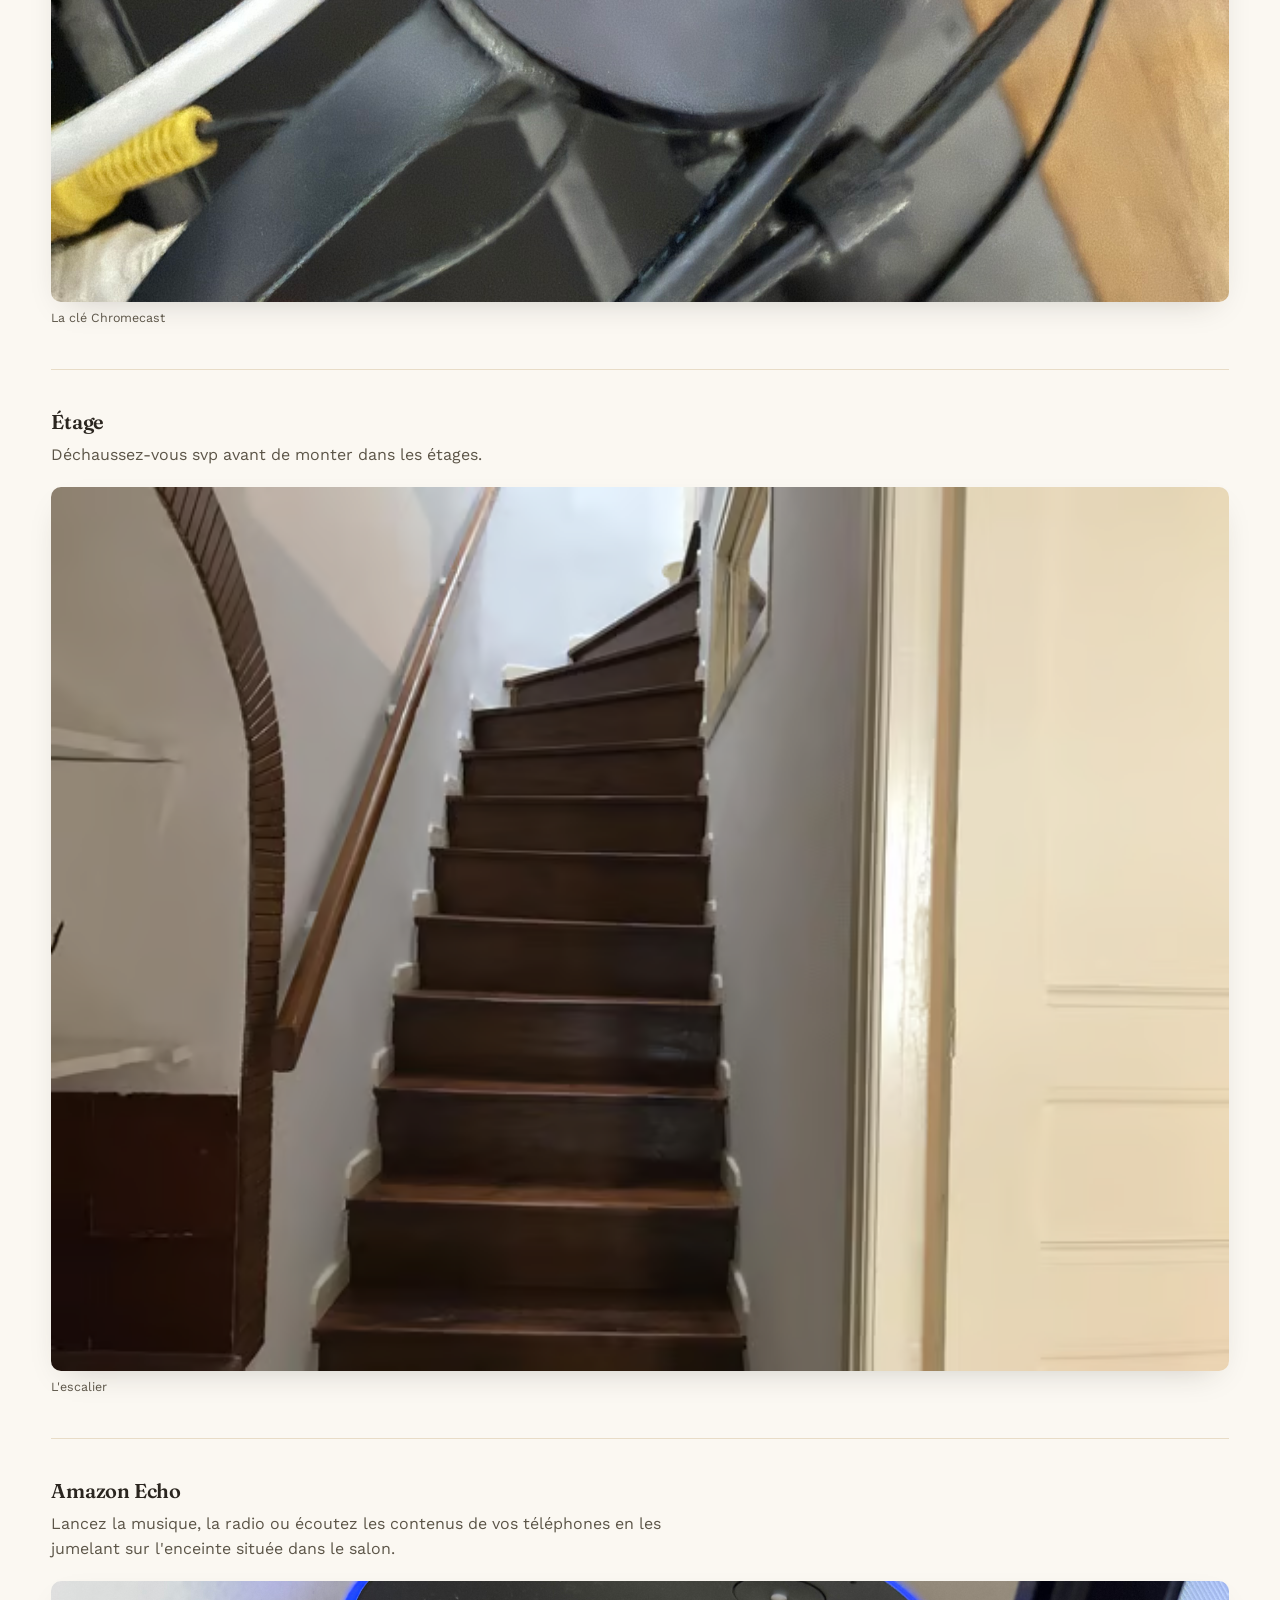
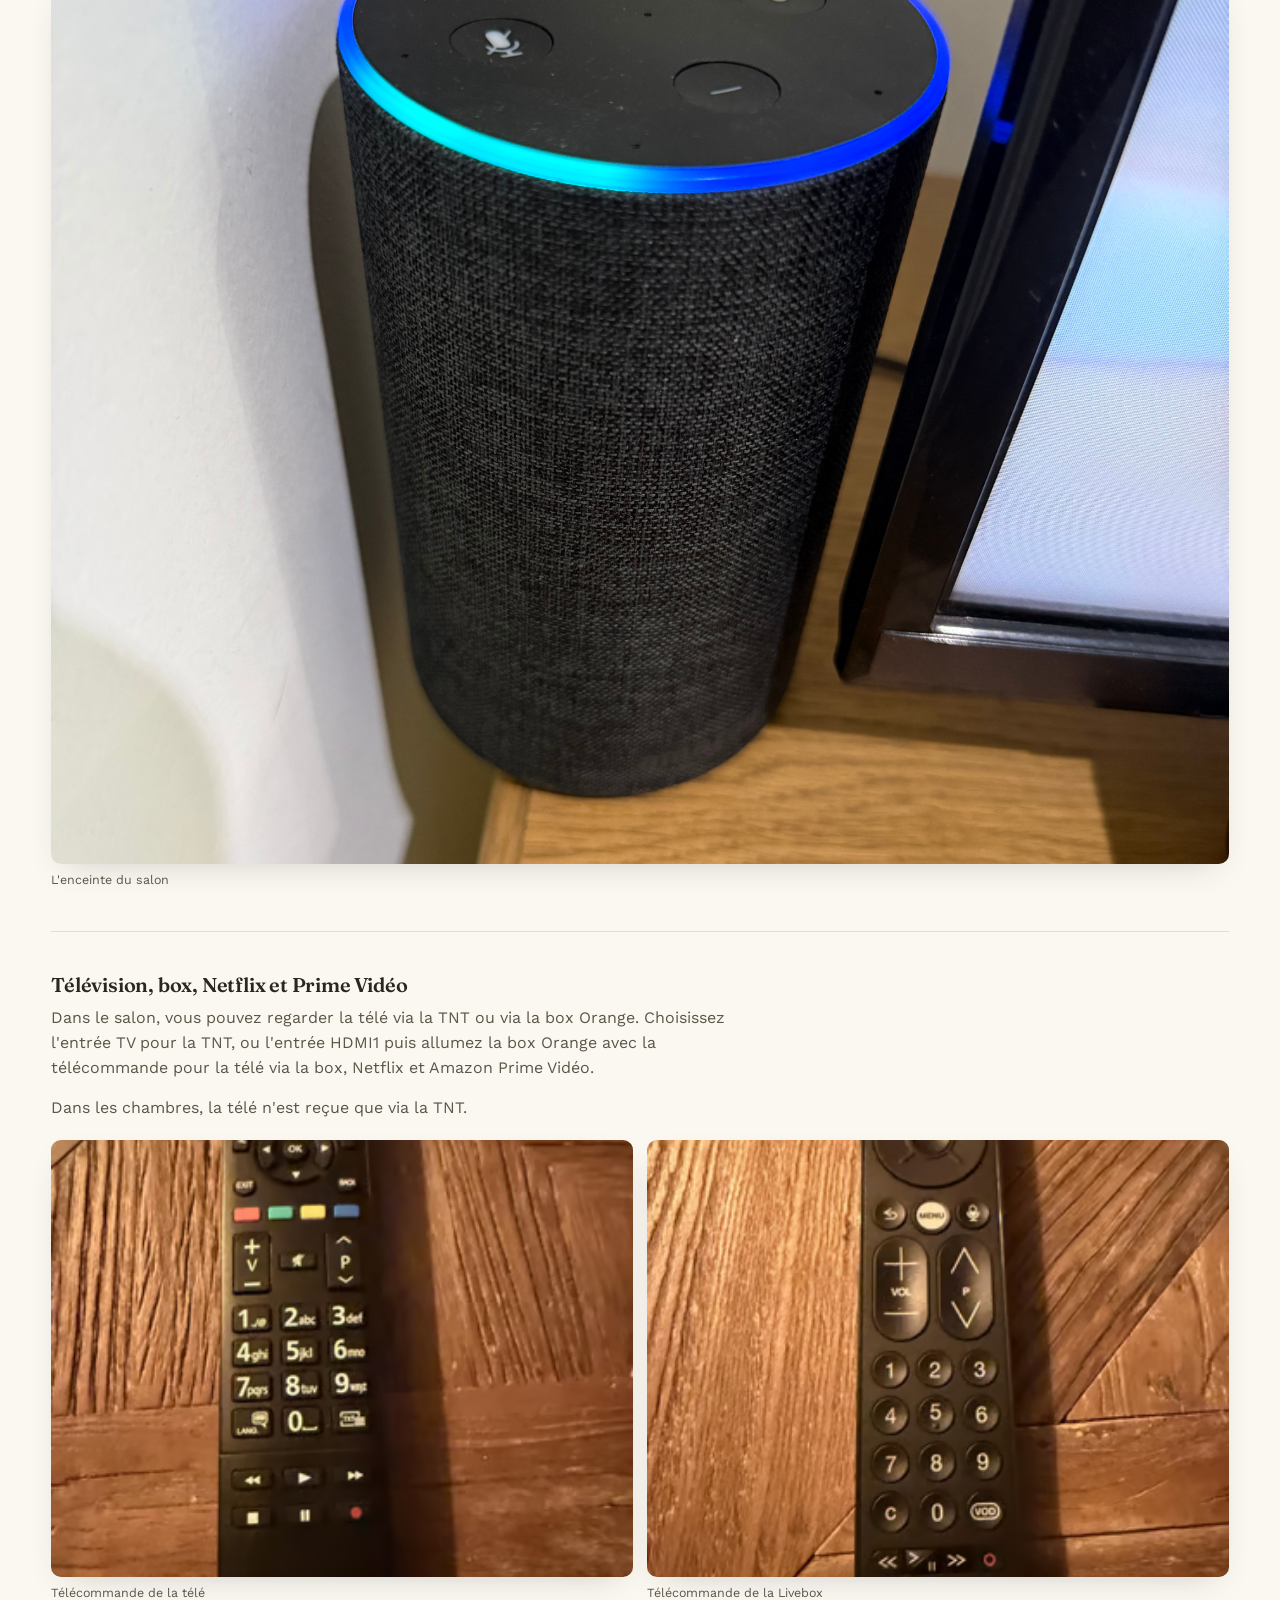
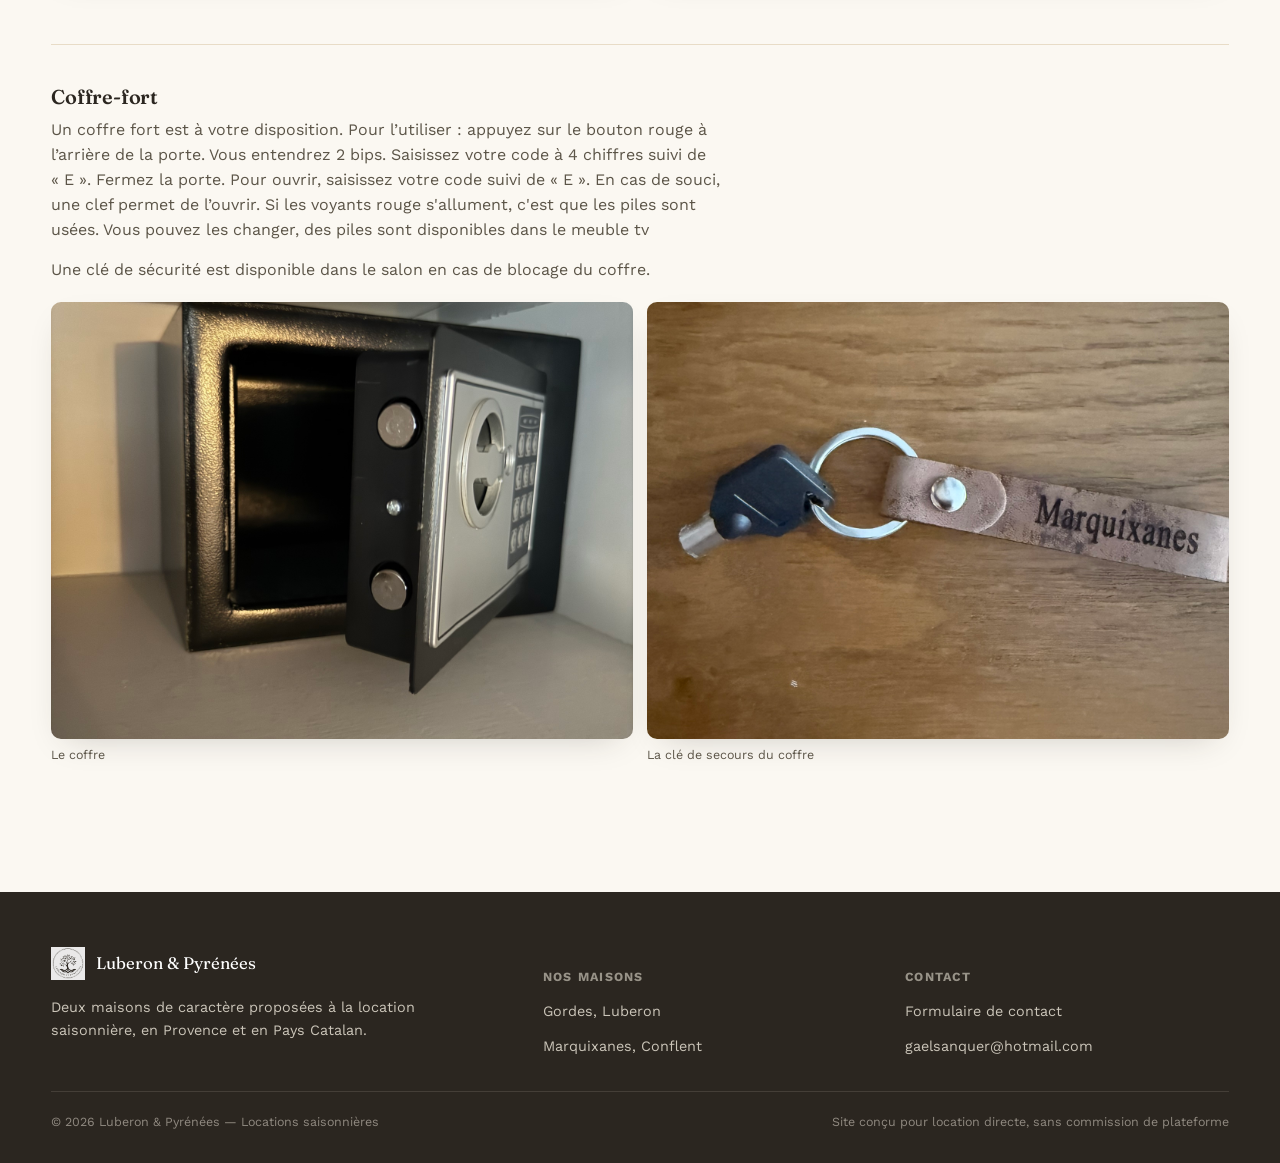
<file: pages/manuel-marquixanes.html>
<!DOCTYPE html>
<html lang="fr">
<head>
<meta charset="UTF-8">
<meta name="viewport" content="width=device-width, initial-scale=1">
<title>Marquixanes — Sécurité et manuel de la maison</title>
<meta name="robots" content="noindex, nofollow">
<link rel="preconnect" href="https://fonts.googleapis.com">
<link rel="preconnect" href="https://fonts.gstatic.com" crossorigin>
<link href="https://fonts.googleapis.com/css2?family=Fraunces:opsz,wght@9..144,500;9..144,600;9..144,700&family=Work+Sans:wght@400;500;600;700&display=swap" rel="stylesheet">
<link rel="stylesheet" href="../css/style.css">
</head>
<body data-theme="marquixanes">

<header class="site-header">
  <div class="container">
    <a href="../index.html" class="brand"><img src="../images/site-logo.png" alt="Logo Luberon & Pyrénées"><span class="brand-text">Luberon &amp; Pyrénées<small>Locations saisonnières</small></span></a>
    <nav class="main-nav" aria-label="Navigation principale">
      <ul>
        <li><a href="../index.html">Accueil</a></li>
        <li><a href="../gordes.html">Gordes</a></li>
        <li><a href="../marquixanes.html">Marquixanes</a></li>
        <li><a href="../contact.html">Contact</a></li>
      </ul>
    </nav>
    <button class="nav-toggle" aria-label="Ouvrir le menu" aria-expanded="false"><span></span><span></span><span></span></button>
  </div>
</header>

<main>
  <section class="section" style="padding-bottom:0;">
    <div class="container">
      <span class="eyebrow">Guide pratique</span>
      <h1>Marquixanes — Sécurité et manuel de la maison</h1>
    </div>
  </section>

  <section class="section" style="padding-top:0;">
    <div class="container" data-manual-blocks></div>
  </section>
</main>

<footer class="site-footer">
  <div class="container">
    <div class="footer-grid">
      <div>
        <div class="footer-brand">
          <img src="../images/site-logo.png" alt="Logo Luberon & Pyrénées">
          <span>Luberon &amp; Pyrénées</span>
        </div>
        <p>Deux maisons de caractère proposées à la location saisonnière, en Provence et en Pays Catalan.</p>
      </div>
      <div>
        <h5>Nos maisons</h5>
        <ul>
          <li><a href="../gordes.html">Gordes, Luberon</a></li>
          <li><a href="../marquixanes.html">Marquixanes, Conflent</a></li>
        </ul>
      </div>
      <div>
        <h5>Contact</h5>
        <ul>
          <li><a href="../contact.html">Formulaire de contact</a></li>
          <li><a id="footer-email" href="#">contact@luberon-et-pyrenees.fr</a></li>
        </ul>
      </div>
    </div>
    <div class="footer-bottom">
      <span>&copy; <span id="year"></span> Luberon &amp; Pyrénées — Locations saisonnières</span>
      <span>Site conçu pour location directe, sans commission de plateforme</span>
    </div>
  </div>
</footer>

<script src="../js/config.js"></script>
<script src="../js/main.js"></script>
<script src="../js/manual-page.js"></script>
<script>
  renderManualPage("marquixanes");
  document.getElementById("year").textContent = new Date().getFullYear();
  const footerEmail = document.getElementById("footer-email");
  footerEmail.textContent = SITE_CONFIG.contactEmail;
  footerEmail.href = "mailto:" + SITE_CONFIG.contactEmail;
</script>
</body>
</html>
</file>
<file: css/style.css>
/* ==========================================================================
   Luberon & Pyrénées — système de design
   Palette : pierre calcaire chaude, terracotta (Gordes), ocre catalan (Marquixanes)
   Typo : Fraunces (display) + Work Sans (texte)
   ========================================================================== */

:root{
  /* --- Base --- */
  --stone-50:  #FBF8F2;
  --stone-100: #F3ECDF;
  --stone-200: #E8DCC7;
  --ink-900:   #2B2620;
  --ink-600:   #5C5548;
  --card:      #FFFDF8;

  /* --- Accent Gordes (Provence) --- */
  --terracotta:      #B4593A;
  --terracotta-dark:  #8C4029;

  /* --- Accent Marquixanes (Catalogne) --- */
  --ocre:      #C08A2E;
  --ocre-dark: #96691E;
  --slate:     #47586A;

  /* --- Sauge, couleur de la charte du logo (badge Luberon & Pyrénées) --- */
  --sage:      #5C6549;
  --sage-dark: #40452F;

  /* --- Accent par défaut (site, pages transverses) --- */
  --accent: var(--sage);
  --accent-dark: var(--sage-dark);

  --radius-s: 4px;
  --radius-m: 10px;
  --radius-l: 22px;

  --shadow-soft: 0 12px 32px -16px rgba(43,38,32,0.25);
  --shadow-lift: 0 20px 45px -18px rgba(43,38,32,0.35);

  --font-display: "Fraunces", "Iowan Old Style", Georgia, serif;
  --font-body: "Work Sans", -apple-system, BlinkMacSystemFont, "Segoe UI", sans-serif;
}

[data-theme="gordes"]{
  --accent: var(--terracotta);
  --accent-dark: var(--terracotta-dark);
}
[data-theme="marquixanes"]{
  --accent: var(--ocre);
  --accent-dark: var(--ocre-dark);
}

*, *::before, *::after{ box-sizing: border-box; }
html{ scroll-behavior: smooth; }
body{
  margin:0;
  font-family: var(--font-body);
  color: var(--ink-900);
  background: var(--stone-50);
  -webkit-font-smoothing: antialiased;
  line-height: 1.55;
}
img{ max-width:100%; display:block; }
a{ color: inherit; text-decoration:none; }
h1,h2,h3,h4{
  font-family: var(--font-display);
  font-weight: 600;
  line-height: 1.1;
  margin: 0 0 .5em;
  letter-spacing: -0.01em;
}
p{ margin: 0 0 1em; }
.container{
  width: min(1180px, 92%);
  margin-inline: auto;
}
.eyebrow{
  font-family: var(--font-body);
  text-transform: uppercase;
  letter-spacing: .18em;
  font-size: .72rem;
  font-weight: 600;
  color: var(--accent-dark);
  display:inline-flex;
  align-items:center;
  gap:.6em;
}
.eyebrow::before{
  content:"";
  width: 26px; height:1px;
  background: var(--accent-dark);
  display:inline-block;
}
.btn{
  display:inline-flex;
  align-items:center;
  gap:.5em;
  padding: .85em 1.6em;
  border-radius: 999px;
  font-weight: 600;
  font-size: .95rem;
  border: 1px solid transparent;
  cursor:pointer;
  transition: transform .18s ease, box-shadow .18s ease, background .18s ease;
}
.btn-primary{
  background: var(--accent);
  color: var(--stone-50);
  box-shadow: var(--shadow-soft);
}
.btn-primary:hover{ background: var(--accent-dark); transform: translateY(-2px); }
.btn-ghost{
  background: transparent;
  border-color: rgba(43,38,32,.22);
  color: var(--ink-900);
}
.btn-ghost:hover{ border-color: var(--accent); color: var(--accent-dark); }
.btn:focus-visible, a:focus-visible, input:focus-visible, textarea:focus-visible, button:focus-visible{
  outline: 2px solid var(--accent-dark);
  outline-offset: 3px;
}

/* --- Header --- */
.site-header{
  position: sticky; top:0; z-index: 50;
  border-bottom: 1px solid rgba(43,38,32,.08);
}
.site-header::before{
  content:""; position:absolute; inset:0;
  background: rgba(251,248,242,.9);
  backdrop-filter: blur(10px);
}
.site-header .container{
  position:relative; z-index:1;
  display:flex; align-items:center; justify-content:space-between;
  padding: 1.1em 0;
}
.brand{
  font-family: var(--font-display);
  font-size: 1.3rem;
  font-weight: 700;
  display:flex; align-items:center; gap:.85em; line-height:1.15;
  color: var(--sage);
}
.brand img{ width: 58px; height: 58px; object-fit:contain; flex-shrink:0; }
.brand .brand-text{ display:flex; flex-direction:column; }
.brand .brand-text small{
  font-family: var(--font-body);
  font-size: .62rem;
  letter-spacing:.14em;
  text-transform:uppercase;
  color: var(--ink-600);
  font-weight:500;
}
.main-nav ul{
  display:flex; gap: 2em;
  list-style:none; margin:0; padding:0;
}
.main-nav a{
  font-size: .92rem;
  font-weight: 500;
  padding: .3em 0;
  border-bottom: 1px solid transparent;
  transition: border-color .2s, color .2s;
}
.main-nav a:hover, .main-nav a[aria-current="page"]{
  border-color: var(--accent);
  color: var(--accent-dark);
}
.nav-toggle{
  display:none;
  background:none; border:none; cursor:pointer;
  width: 40px; height: 40px;
  flex-direction:column; align-items:center; justify-content:center; gap:5px;
}
.nav-toggle span{ width:22px; height:2px; background: var(--ink-900); display:block; }

/* --- Route signature (ligne pointillée Gordes <-> Marquixanes) --- */
.route{
  display:flex; align-items:center; justify-content:center;
  gap: .9em; margin: 0 auto 1.2rem;
  color: var(--ink-600);
  font-size: .82rem;
  letter-spacing:.06em;
}
.route .pin{
  width:9px; height:9px; border-radius:50%;
  background: var(--terracotta);
  flex-shrink:0;
}
.route .pin.ocre{ background: var(--ocre); }
.route svg{ width: 140px; height: 10px; }
@media (max-width: 640px){
  .section-head .route{ flex-wrap:wrap; row-gap:.5em; }
  .section-head .route svg{ display:none; }
}

/* --- Diptyque (accueil) --- */
.diptych{
  display:grid; grid-template-columns: 1fr 1fr; gap: 1.4rem;
}
.house-card{
  position:relative; border-radius: var(--radius-l);
  overflow:hidden; aspect-ratio: 4/3.2;
  box-shadow: var(--shadow-soft);
  isolation:isolate;
}
.house-card img{
  position:absolute; inset:0; width:100%; height:100%; object-fit:cover;
  object-position: center 60%;
  transition: transform .6s ease;
}
.house-card:hover img{ transform: scale(1.06); }
.house-card::after{
  content:""; position:absolute; inset:0;
  background: linear-gradient(180deg, rgba(20,16,12,0) 35%, rgba(20,16,12,.82) 100%);
}
.house-card .card-content{
  position:absolute; left:0; right:0; bottom:0; z-index:2;
  padding: 2rem; color: #fff; text-align:left;
}
.house-card .region{
  font-size:.72rem; text-transform:uppercase; letter-spacing:.16em;
  opacity:.85; margin-bottom:.4em; display:block;
}
.house-card h3{ color:#fff; font-size:1.7rem; margin-bottom:.25em; }
.house-card p{ color: rgba(255,255,255,.85); font-size:.92rem; max-width:34ch; }
.house-card .go{
  margin-top:1em; display:inline-flex; align-items:center; gap:.5em;
  font-weight:600; font-size:.88rem;
}
.house-card .go svg{ width:16px; height:16px; transition: transform .2s; }
.house-card:hover .go svg{ transform: translateX(4px); }

/* --- Section générique --- */
.section{ padding: 5em 0; }
.section-head{ max-width: 60ch; margin-bottom: 2.6em; }
.section-head.center{ margin-inline:auto; text-align:center; }

/* --- Intro texte home --- */
.intro-block{ text-align:center; max-width: 62ch; margin: 0 auto; }

/* --- Pourquoi nous --- */
.why-grid{
  display:grid; grid-template-columns: repeat(auto-fit, minmax(240px, 1fr)); gap: 1.6rem;
  margin-top: 2.6rem;
}
.why-card{
  background: var(--card); border-radius: var(--radius-m);
  padding: 1.8rem; border:1px solid var(--stone-200);
}
.why-card h4{ font-size:1.05rem; margin-bottom:.4em; }
.why-card p{ color: var(--ink-600); font-size:.92rem; margin:0; }

/* --- L'art de vivre (accueil) --- */
.region-grid{
  display:grid; grid-template-columns: repeat(auto-fit, minmax(320px, 1fr)); gap: 1.6rem;
  margin-top: 2.6rem;
}
.region-card img{
  width:100%; aspect-ratio: 16/10; object-fit:cover;
  border-radius: var(--radius-l); box-shadow: var(--shadow-soft);
  margin-bottom: 1.2rem;
}
.region-card .region-tag{
  font-size:.72rem; text-transform:uppercase; letter-spacing:.14em;
  color: var(--accent-dark); font-weight:700;
}
.region-card h3{ font-size: 1.3rem; margin: .3em 0 .5em; }
.region-card p{ color: var(--ink-600); font-size: .92rem; margin:0; }

/* --- Page maison : hero --- */
.house-hero{
  position:relative;
  height: min(72vh, 640px);
  overflow:hidden;
}
.house-hero img{
  width:100%; height:100%; object-fit:cover;
}
.house-hero::after{
  content:""; position:absolute; inset:0;
  background: linear-gradient(180deg, rgba(20,16,12,.05) 0%, rgba(20,16,12,.65) 100%);
}
.house-hero-content{
  position:absolute; left:0; right:0; bottom:0; z-index:2;
  padding: 3rem 0; color:#fff;
}
.house-hero-content .eyebrow{ color: rgba(255,255,255,.85); }
.house-hero-content .eyebrow::before{ background: rgba(255,255,255,.7); }
.house-hero-content h1{ color:#fff; font-size: clamp(2.2rem, 4.5vw, 3.6rem); max-width: 18ch; }
.house-hero-content .tag{ color: rgba(255,255,255,.85); max-width: 46ch; font-size:1.05rem; }

/* --- Sous-nav page maison --- */
.subnav{
  position: sticky; top: 64px; z-index: 40;
  background: var(--stone-50);
  border-bottom: 1px solid var(--stone-200);
}
.subnav ul{
  display:flex; gap:1.8em; list-style:none; margin:0; padding: .9em 0;
  overflow-x:auto;
}
.subnav a{ font-size:.85rem; font-weight:600; color: var(--ink-600); white-space:nowrap; }
.subnav a:hover{ color: var(--accent-dark); }

/* --- Présentation / description --- */
.presentation{
  display:grid; grid-template-columns: 1.1fr .9fr; gap: 3.4rem; align-items:start;
}
.presentation .figure{ border-radius: var(--radius-l); overflow:hidden; box-shadow: var(--shadow-soft); }
.amenities{
  display:grid; grid-template-columns: 1fr 1fr; gap: .7rem 1.4rem;
  list-style:none; margin: 1.6em 0 0; padding:0;
}
.amenities li{
  display:flex; align-items:center; gap:.6em;
  font-size:.9rem; color: var(--ink-600);
}
.amenities li::before{
  content:""; width:6px; height:6px; border-radius:50%;
  background: var(--accent); flex-shrink:0;
}

/* --- Galerie --- */
.gallery{
  display:grid;
  grid-template-columns: repeat(4, 1fr);
  gap: .7rem;
}
.gallery button{
  all:unset; cursor:pointer; border-radius: var(--radius-m); overflow:hidden;
  aspect-ratio: 1; display:block;
}
.gallery img{ width:100%; height:100%; object-fit:cover; transition: transform .4s ease; }
.gallery button:hover img{ transform: scale(1.08); }
.gallery button:nth-child(6n+1){ grid-row: span 2; aspect-ratio: 1/2.08; }

/* --- Lightbox --- */
.lightbox{
  position:fixed; inset:0; z-index:100;
  background: rgba(20,16,12,.92);
  display:none; align-items:center; justify-content:center;
  padding: 2rem;
}
.lightbox.open{ display:flex; }
.lightbox img{ max-height: 86vh; max-width: 92vw; border-radius: var(--radius-s); }
.lightbox button{
  position:absolute; background:none; border:none; color:#fff; cursor:pointer;
}
.lightbox .close{ top:1.4rem; right:1.6rem; font-size:2rem; line-height:1; }
.lightbox .prev, .lightbox .next{
  top:50%; transform:translateY(-50%); font-size:2.4rem; padding: .5em;
}
.lightbox .prev{ left: .8rem; }
.lightbox .next{ right: .8rem; }

/* --- Tarifs --- */
.pricing{
  display:grid; grid-template-columns: 1fr 1fr; gap: 1.4rem;
}
.price-card{
  background: var(--card); border:1px solid var(--stone-200); border-radius: var(--radius-l);
  padding: 2rem;
}
.price-card .period{ font-size:.78rem; text-transform:uppercase; letter-spacing:.1em; color: var(--accent-dark); font-weight:700; }
.price-card .amount{ font-family: var(--font-display); font-size: 2.3rem; margin: .3em 0 .15em; }
.price-card .amount span{ font-family: var(--font-body); font-size:.9rem; font-weight:500; color: var(--ink-600); }
.price-card ul{ margin: 1em 0 0; padding-left: 1.1em; color: var(--ink-600); font-size:.9rem; }
.price-note{
  margin-top: 1.6rem; padding: 1.1rem 1.4rem; border-radius: var(--radius-m);
  background: var(--stone-100); font-size: .88rem; color: var(--ink-600);
}

/* --- Module réservation --- */
.booking{
  background: var(--ink-900); color: var(--stone-100);
  border-radius: var(--radius-l);
  padding: clamp(2rem, 4vw, 3.6rem);
  display:grid; grid-template-columns: 1fr 1fr; gap: 3.4rem;
}
.booking .col-title{ color:#fff; font-size:1.5rem; }
.booking .col-sub{ color: rgba(243,236,223,.65); font-size:.92rem; margin-bottom: 1.6em; }

.calendar-nav{ display:flex; align-items:center; justify-content:space-between; margin-bottom: .8em; }
.calendar-nav button{
  background: rgba(255,255,255,.08); border:1px solid rgba(255,255,255,.15);
  color:#fff; border-radius: 999px; width:32px; height:32px; cursor:pointer;
}
.calendar-nav .label{ font-weight:600; font-size:.95rem; text-transform:capitalize; }
.calendar-grid{
  display:grid; grid-template-columns: repeat(7, 1fr); gap: 4px; font-size: .78rem;
}
.calendar-grid .dow{ text-align:center; color: rgba(243,236,223,.5); padding-bottom:.3em; font-size:.72rem; }
.calendar-grid .day{
  aspect-ratio: 1; display:flex; align-items:center; justify-content:center;
  border-radius: 6px; cursor:pointer; background: rgba(255,255,255,.04);
  border: 1px solid transparent;
}
.calendar-grid .day.blank{ visibility:hidden; cursor:default; }
.calendar-grid .day.past, .calendar-grid .day.unavailable{
  color: rgba(243,236,223,.25); cursor:not-allowed; text-decoration: line-through;
}
.calendar-grid .day.available:hover{ border-color: var(--accent); }
.calendar-grid .day.selected{ background: var(--accent); color:#fff; font-weight:700; }
.calendar-grid .day.in-range{ background: rgba(180,89,58,.35); }
.sync-info{ font-size:.76rem; color: rgba(243,236,223,.5); margin-top:.6em; }
.legend{ display:flex; gap: 1.2em; margin-top: 1em; font-size: .78rem; color: rgba(243,236,223,.65); flex-wrap:wrap; }
.legend span{ display:inline-flex; align-items:center; gap:.4em; }
.legend i{ width:10px; height:10px; border-radius:3px; display:inline-block; }
.legend .i-avail{ background: rgba(255,255,255,.15); }
.legend .i-unavail{ background: rgba(243,236,223,.15); }
.legend .i-sel{ background: var(--accent); }

.booking-summary{
  margin-top: 1.4rem; padding: 1.1rem 1.3rem; border-radius: var(--radius-m);
  background: rgba(255,255,255,.06); font-size: .9rem;
}
.booking-summary .row{ display:flex; justify-content:space-between; padding: .25em 0; color: rgba(243,236,223,.8); }
.booking-summary .row.total{ color:#fff; font-weight:700; border-top: 1px solid rgba(255,255,255,.15); margin-top:.4em; padding-top:.6em; }

.form-grid{
  display:grid; grid-template-columns: 1fr 1fr; gap: 0 1.1rem;
}
.form-group{ display:flex; flex-direction:column; margin-bottom: 1.3em; }
.form-group.full{ grid-column: 1 / -1; }
[data-booking-form] label{
  display:block; font-size:.72rem; font-weight:600; text-transform:uppercase;
  letter-spacing:.07em; margin-bottom: .6em; color: rgba(243,236,223,.55);
}
[data-booking-form] input, [data-booking-form] textarea{
  width:100%; padding: .95em 1.05em; border-radius: var(--radius-m);
  border: 1px solid rgba(255,255,255,.14); background: rgba(255,255,255,.05);
  color:#fff; font-family: var(--font-body); font-size: .95rem;
  transition: border-color .2s ease, background-color .2s ease, box-shadow .2s ease;
}
[data-booking-form] input::placeholder, [data-booking-form] textarea::placeholder{ color: rgba(243,236,223,.4); }
[data-booking-form] input:hover, [data-booking-form] textarea:hover{ border-color: rgba(255,255,255,.24); }
[data-booking-form] input:focus, [data-booking-form] textarea:focus{
  outline: none; border-color: var(--accent); background: rgba(255,255,255,.08);
  box-shadow: 0 0 0 3px rgba(255,255,255,.06);
}
[data-booking-form] textarea{ min-height: 120px; resize:vertical; }
[data-booking-form] .btn-primary{
  margin-top: .8em; width:100%; justify-content:center;
  padding: 1.05em 1.6em; font-size: 1rem;
}
.form-note{ font-size:.8rem; line-height:1.5; color: rgba(243,236,223,.55); margin-top: 1.1em; }
.form-feedback{ font-size:.86rem; margin-top:.8em; display:none; padding: .7em 1em; border-radius: var(--radius-m); }
.form-feedback.ok{ display:block; background: rgba(124,131,99,.25); color:#fff; }
.form-feedback.err{ display:block; background: rgba(180,60,40,.3); color:#fff; }
@media (max-width: 560px){
  .form-grid{ grid-template-columns: 1fr; }
}

/* --- Accès / contact bloc --- */
.access{ display:grid; grid-template-columns: 1fr 1fr; gap: 2.6rem; align-items:start; }
.access-card{
  background: var(--card); border:1px solid var(--stone-200); border-radius: var(--radius-m);
  padding: 1.6rem;
}
.access-card h4{ font-size:1rem; }
.access-card p{ color: var(--ink-600); font-size: .9rem; margin:0; }

/* --- Autre maison teaser --- */
.other-house{
  display:flex; align-items:center; justify-content:space-between; gap: 2rem;
  background: var(--stone-100); border-radius: var(--radius-l); padding: 2rem 2.4rem;
  flex-wrap:wrap;
}
.other-house .txt{ max-width: 48ch; }
.other-house .eyebrow{ margin-bottom:.5em; }

/* --- Footer --- */
.site-footer{ background: var(--ink-900); color: var(--stone-200); padding: 3.4em 0 2em; margin-top: 3em; }
.footer-grid{ display:grid; grid-template-columns: 1.4fr 1fr 1fr; gap: 2.4rem; }
.footer-grid h5{ font-family: var(--font-body); font-size:.78rem; text-transform:uppercase; letter-spacing:.1em; color: rgba(243,236,223,.55); margin-bottom: 1em; }
.footer-brand{ display:flex; align-items:center; gap:.7em; margin-bottom: 1em; }
.footer-brand img{ width:34px; height:34px; object-fit:contain; filter: brightness(0) invert(1); opacity:.9; }
.footer-brand span{ font-family: var(--font-display); font-size:1.05rem; color:#fff; }
.footer-grid p, .footer-grid a{ color: rgba(243,236,223,.8); font-size:.9rem; }
.footer-grid ul{ list-style:none; margin:0; padding:0; display:flex; flex-direction:column; gap:.6em; }
.footer-bottom{
  margin-top: 2.6em; padding-top: 1.6em; border-top: 1px solid rgba(243,236,223,.12);
  display:flex; justify-content:space-between; font-size:.78rem; color: rgba(243,236,223,.5);
  flex-wrap:wrap; gap: .8em;
}

/* --- Pages "manuel" (guide pratique, non indexées) --- */
.notice-box{
  background: var(--stone-100); border:1px solid var(--stone-200); border-radius: var(--radius-m);
  padding: 1.1rem 1.4rem; font-size: .88rem; color: var(--ink-600); margin-bottom: 2.6rem;
}
.manual-block{ padding-bottom: 2.6rem; margin-bottom: 2.6rem; border-bottom: 1px solid var(--stone-200); }
.manual-block:last-child{ border-bottom:none; margin-bottom:0; padding-bottom:0; }
.manual-block h3{ font-size: 1.25rem; }
.manual-block p{ color: var(--ink-600); max-width: 68ch; }
.manual-images{
  display:grid; grid-template-columns: repeat(auto-fit, minmax(170px, 1fr));
  gap: .9rem; margin-top: 1.2rem;
}
.manual-images figure{ margin:0; }
.manual-images img{
  width:100%; aspect-ratio: 4/3; object-fit:cover; border-radius: var(--radius-m);
  box-shadow: var(--shadow-soft);
}
.manual-images figcaption{ font-size: .78rem; color: var(--ink-600); margin-top: .5em; }

/* --- Contact page --- */
.contact-grid{ display:grid; grid-template-columns: .9fr 1.1fr; gap: 3rem; }
.contact-form label{ display:block; font-size:.85rem; margin: 1em 0 .4em; font-weight:600; }
.contact-form input, .contact-form select, .contact-form textarea{
  width:100%; padding: .8em .95em; border-radius: var(--radius-s);
  border: 1px solid var(--stone-200); background: var(--card); font-family: var(--font-body); font-size:.95rem;
}
.contact-form textarea{ min-height: 130px; resize:vertical; }

/* --- Responsive --- */
@media (max-width: 900px){
  .main-nav{
    position:absolute; top: calc(100% + .6em); right:0;
    width: min(260px, 82vw);
    background: var(--stone-50);
    border: 1px solid var(--stone-200);
    border-radius: var(--radius-m);
    box-shadow: var(--shadow-lift);
    padding: .5em 0;
    opacity:0; visibility:hidden; transform: translateY(-8px);
    transition: opacity .18s ease, transform .18s ease, visibility .18s;
  }
  .main-nav.open{ opacity:1; visibility:visible; transform:translateY(0); }
  .main-nav ul{ flex-direction:column; gap: 0; padding:0; }
  .main-nav a{ display:block; padding: .85em 1.3em; border-bottom: 1px solid var(--stone-200); }
  .main-nav li:last-child a{ border-bottom:none; }
  .nav-toggle{ display:flex; }
  .diptych{ grid-template-columns: 1fr; }
  .region-grid{ grid-template-columns: 1fr; }
  .why-grid{ grid-template-columns: 1fr; }
  .presentation{ grid-template-columns: 1fr; }
  .pricing{ grid-template-columns: 1fr; }
  .booking{ grid-template-columns: 1fr; }
  .gallery{ grid-template-columns: repeat(2,1fr); }
  .footer-grid{ grid-template-columns: 1fr; }
  .access{ grid-template-columns: 1fr; }
  .contact-grid{ grid-template-columns: 1fr; }
  .subnav{ top:0; }
}

@media (prefers-reduced-motion: reduce){
  *{ animation:none !important; transition:none !important; }
}
</file>
<file: css/admin.css>
/* ==========================================================================
   Back office (pages/admin-manuel.html) — page utilitaire, non listée dans
   le menu, pensée pour un usage rapide au téléphone.
   ========================================================================== */

body{ background: var(--stone-100); }

.admin{
  width: min(720px, 94%);
  margin: 0 auto;
  padding: 2rem 0 4rem;
}

.admin-header h1{ font-size: 1.6rem; margin-bottom: .3em; }
.admin-header p{ color: var(--ink-600); font-size: .92rem; }

.admin-card{
  background: var(--card);
  border: 1px solid var(--stone-200);
  border-radius: var(--radius-l);
  padding: 1.4rem 1.4rem 1.6rem;
  margin-top: 1.4rem;
}
.admin-card h2{ font-size: 1.1rem; margin-bottom: .4em; }
.admin-card > p{ color: var(--ink-600); font-size: .88rem; }

.admin-card label{
  display:block; font-size: .78rem; font-weight:600; text-transform:uppercase;
  letter-spacing:.05em; margin: 1em 0 .4em; color: var(--ink-600);
}
.admin-card input[type="text"],
.admin-card input[type="password"],
.admin-card input[type="number"],
.admin-card textarea{
  width:100%; padding: .8em .9em; border-radius: var(--radius-s);
  border: 1px solid var(--stone-200); background: var(--stone-50);
  font-family: var(--font-body); font-size: .95rem; color: var(--ink-900);
}
.admin-card textarea{ min-height: 90px; resize: vertical; }

.admin-checkbox{
  display:flex !important; align-items:center; gap:.5em;
  text-transform:none; letter-spacing:normal; font-weight:500; font-size:.88rem;
}
.admin-checkbox input{ width:auto; }

.admin-card .btn{ margin-top: 1em; }
.admin-status{ font-size:.85rem; margin-top:.7em; color: var(--ink-600); min-height: 1.2em; }

.admin-house-toggle{ display:flex; gap:.8rem; }
.admin-page-toggle{
  display:grid; grid-template-columns: repeat(auto-fit, minmax(130px, 1fr)); gap:.7rem;
}
.admin-house-btn{
  flex:1; padding: .9em; border-radius: var(--radius-m);
  border:1px solid var(--stone-200); background: var(--stone-50);
  font-weight:600; cursor:pointer;
}
.admin-house-btn.active{ border-color: var(--accent); background: var(--stone-100); color: var(--accent-dark); }

.admin-subhead{
  font-family: var(--font-display); font-size:1.05rem; margin: 1.6rem 0 .2em;
  padding-top: 1.2rem; border-top: 1px solid var(--stone-200);
}
.admin-subhead:first-child{ margin-top:0; padding-top:0; border-top:none; }
.admin-subtext{ font-size:.82rem; color: var(--ink-600); margin: 0 0 .8em; }

.admin-string-row{ display:flex; gap:.5em; align-items:center; margin-bottom:.6em; }
.admin-string-row input{ flex:1; }

.admin-field-group{ margin-bottom: 1.2rem; }
.admin-field-row{ display:grid; grid-template-columns: 1fr 1fr; gap: 0 1rem; }
@media (max-width: 480px){
  .admin-field-row{ grid-template-columns: 1fr; }
}

.admin-section{
  border: 1px solid var(--stone-200); border-radius: var(--radius-m);
  padding: 1.1rem; margin-top: 1.1rem; background: var(--stone-50);
}
.admin-section-header{ display:flex; align-items:center; justify-content:space-between; }
.admin-section-move{ display:flex; gap:.4em; }
.admin-section-move button{
  width:34px; height:34px; border-radius:8px; border:1px solid var(--stone-200);
  background: var(--card); cursor:pointer; font-size:1rem;
}
.admin-section-move button:disabled{ opacity:.35; cursor:not-allowed; }

.admin-remove{
  width:30px; height:30px; border-radius:50%; border:none;
  background: rgba(180,60,40,.12); color:#8c3320; font-size:1.1rem; line-height:1;
  cursor:pointer;
}

.admin-paragraph-row{ display:flex; gap:.5em; align-items:flex-start; margin-bottom:.6em; }
.admin-paragraph-row textarea{ flex:1; }

.admin-small-btn{ font-size:.85rem; padding:.6em 1.1em; margin-top:.5em; }

.admin-images{ display:flex; flex-direction:column; gap:.7em; }
.admin-image-row{ display:flex; align-items:center; gap:.7em; }
.admin-thumb-wrap{
  width:64px; height:64px; border-radius: var(--radius-s);
  border:1px solid var(--stone-200); flex-shrink:0; background: var(--stone-100);
  display:flex; align-items:center; justify-content:center; overflow:hidden;
}
.admin-thumb{ width:100%; height:100%; object-fit:cover; }
.admin-thumb-missing{
  font-size:.62rem; text-align:center; line-height:1.2; color: var(--ink-600);
  padding: .3em;
}
.admin-image-fields{ flex:1; display:flex; flex-direction:column; gap:.4em; }
.admin-image-fields input{
  width:100%; padding:.5em .7em; border-radius: var(--radius-s);
  border:1px solid var(--stone-200); background: var(--card); font-size:.85rem;
}
.admin-replace-btn{
  display:inline-block; text-align:center; align-self:flex-start;
  font-size:.78rem; font-weight:600; text-transform:none; letter-spacing:normal;
  padding: .45em .8em; border-radius: 999px; margin:0;
  border:1px solid var(--stone-200); background: var(--stone-50); color: var(--ink-600);
  cursor:pointer;
}

.admin-upload-btn{ display:inline-block; text-align:center; }

.admin-save-bar{ margin-top: 1.6rem; padding-top: 1.2rem; border-top: 1px solid var(--stone-200); }
</file>
